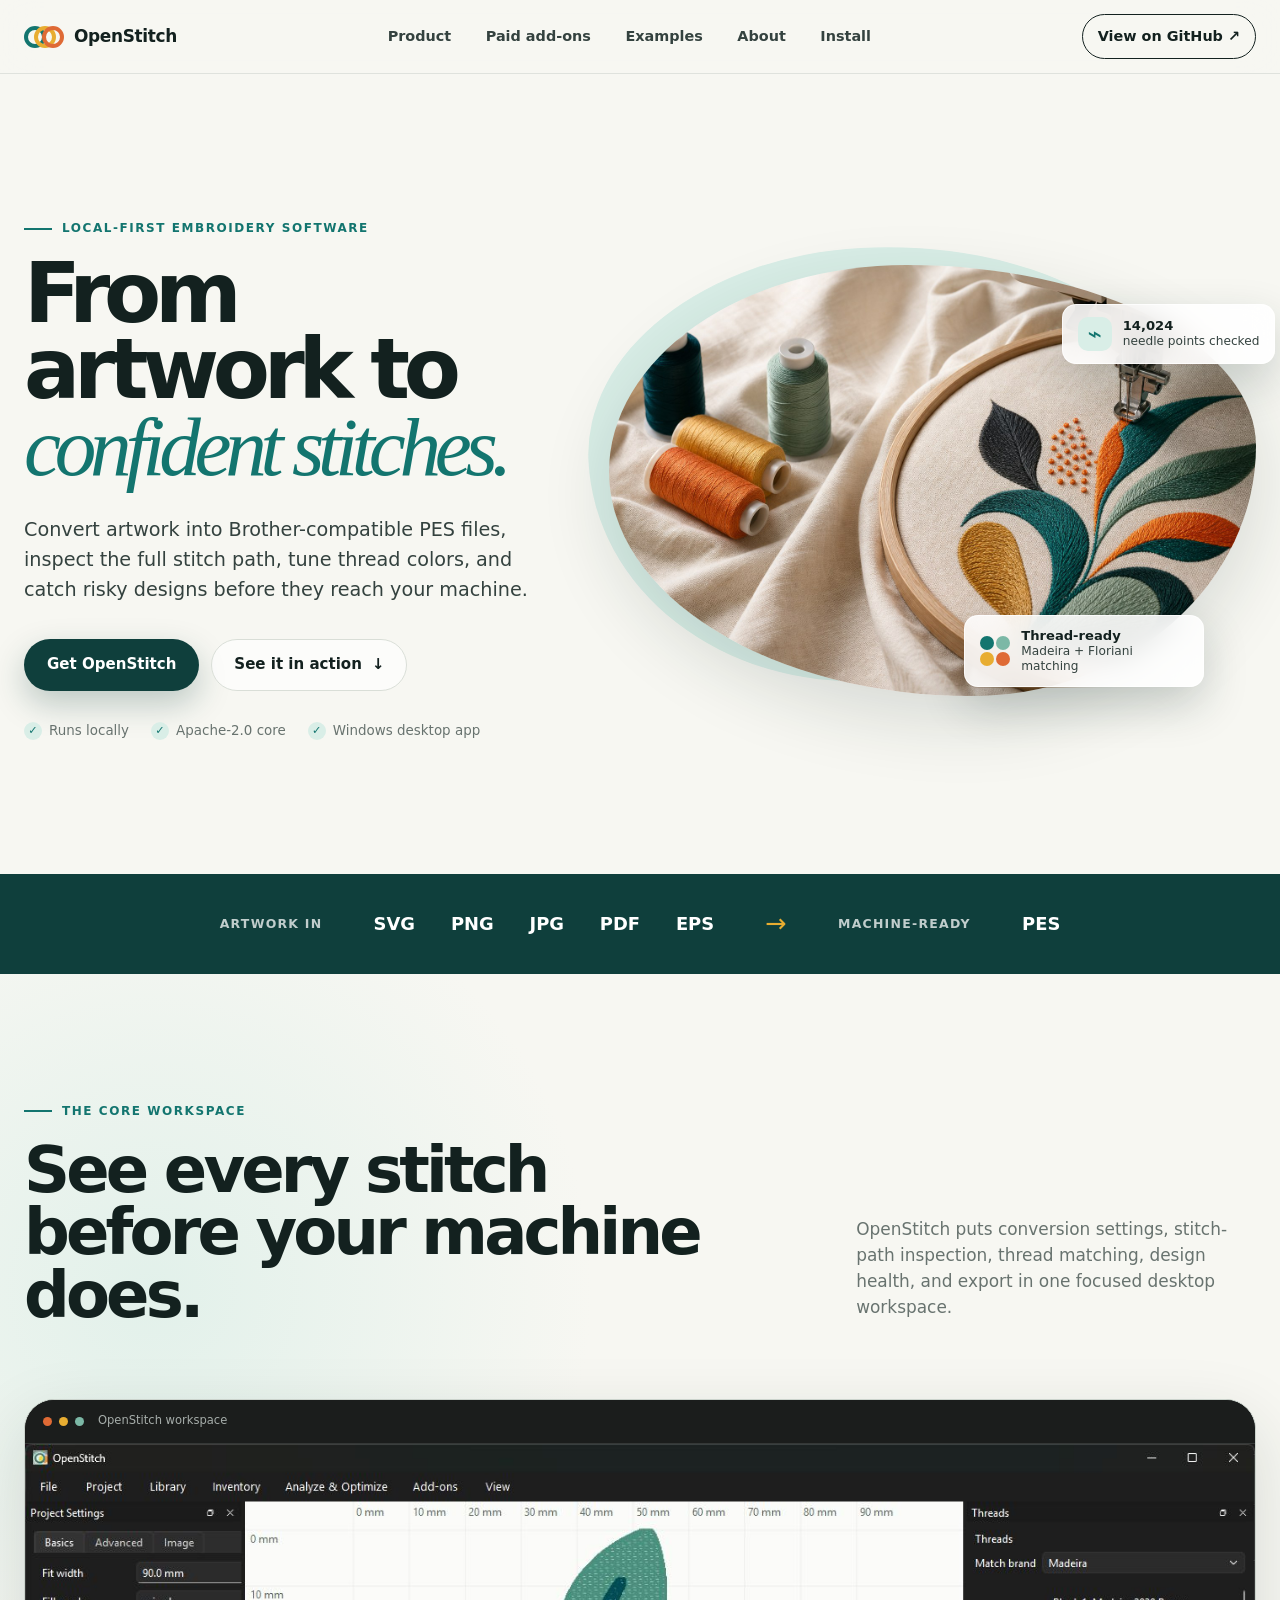
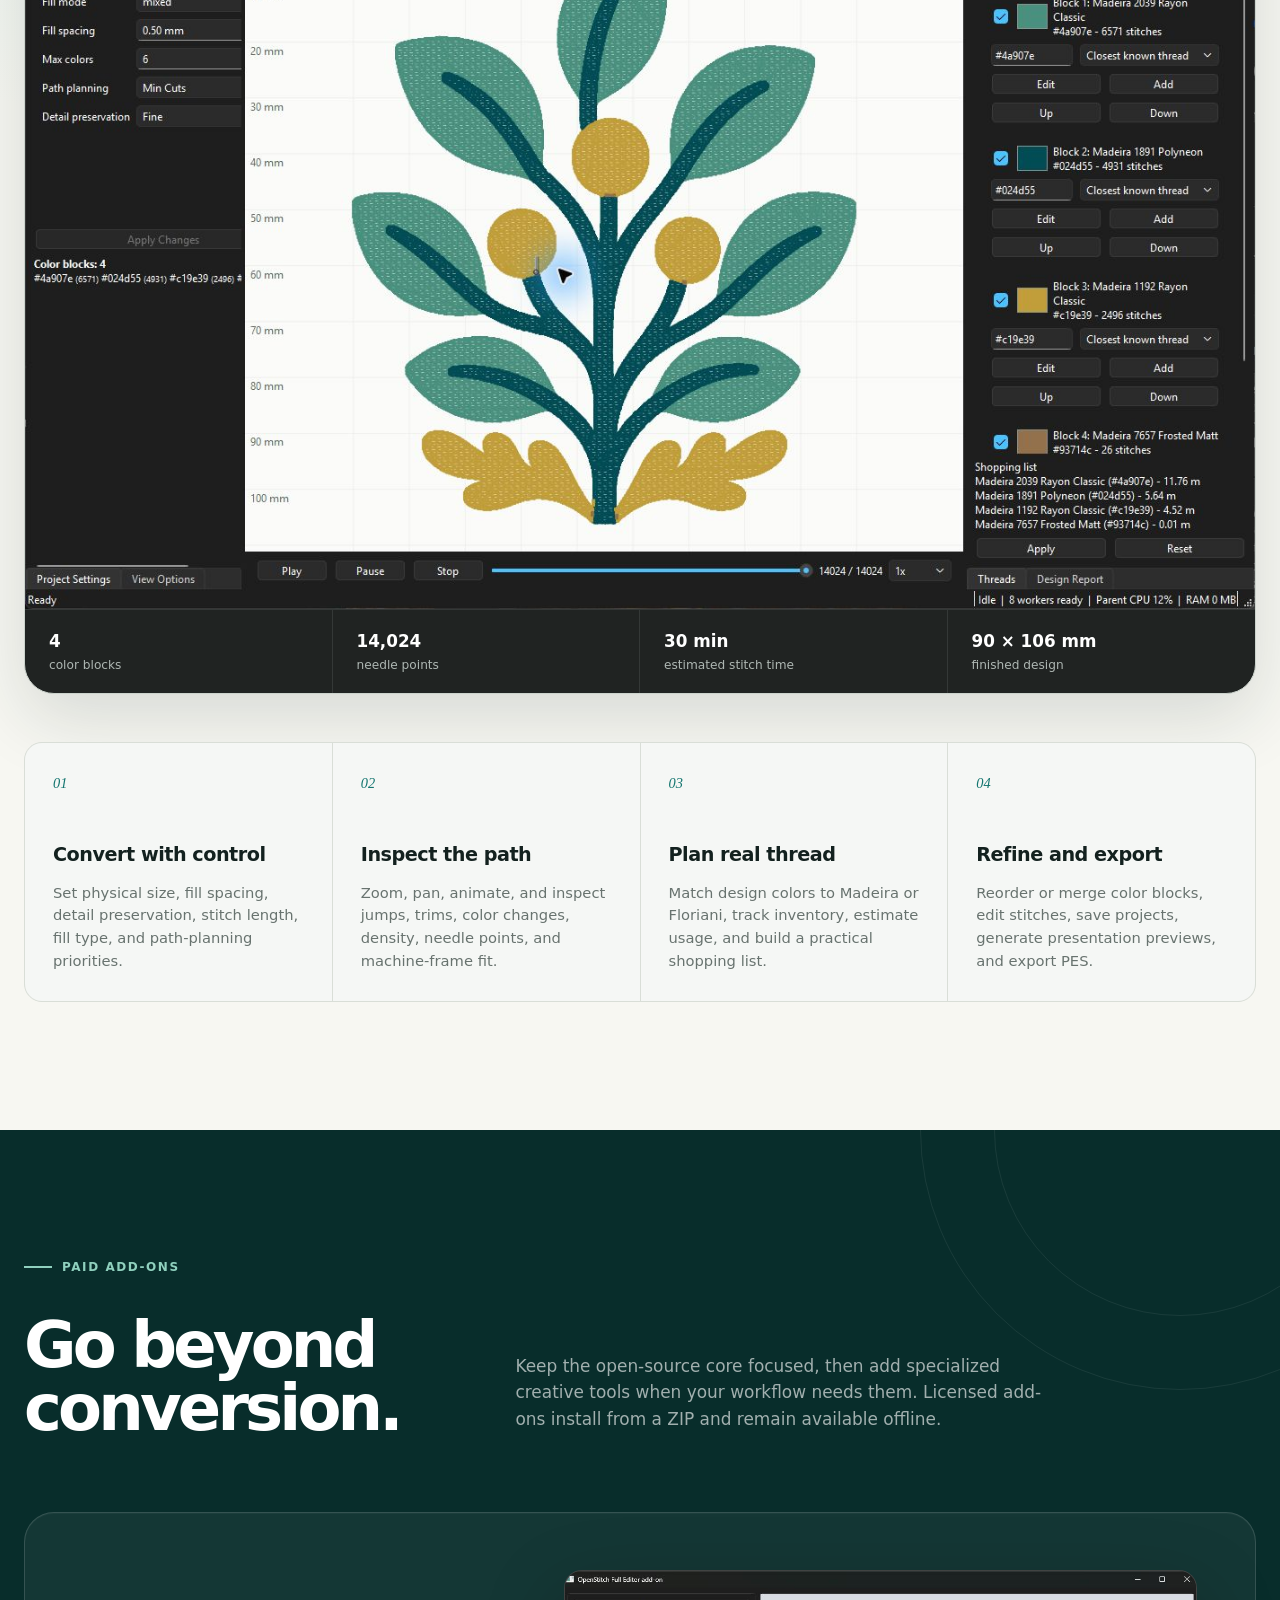
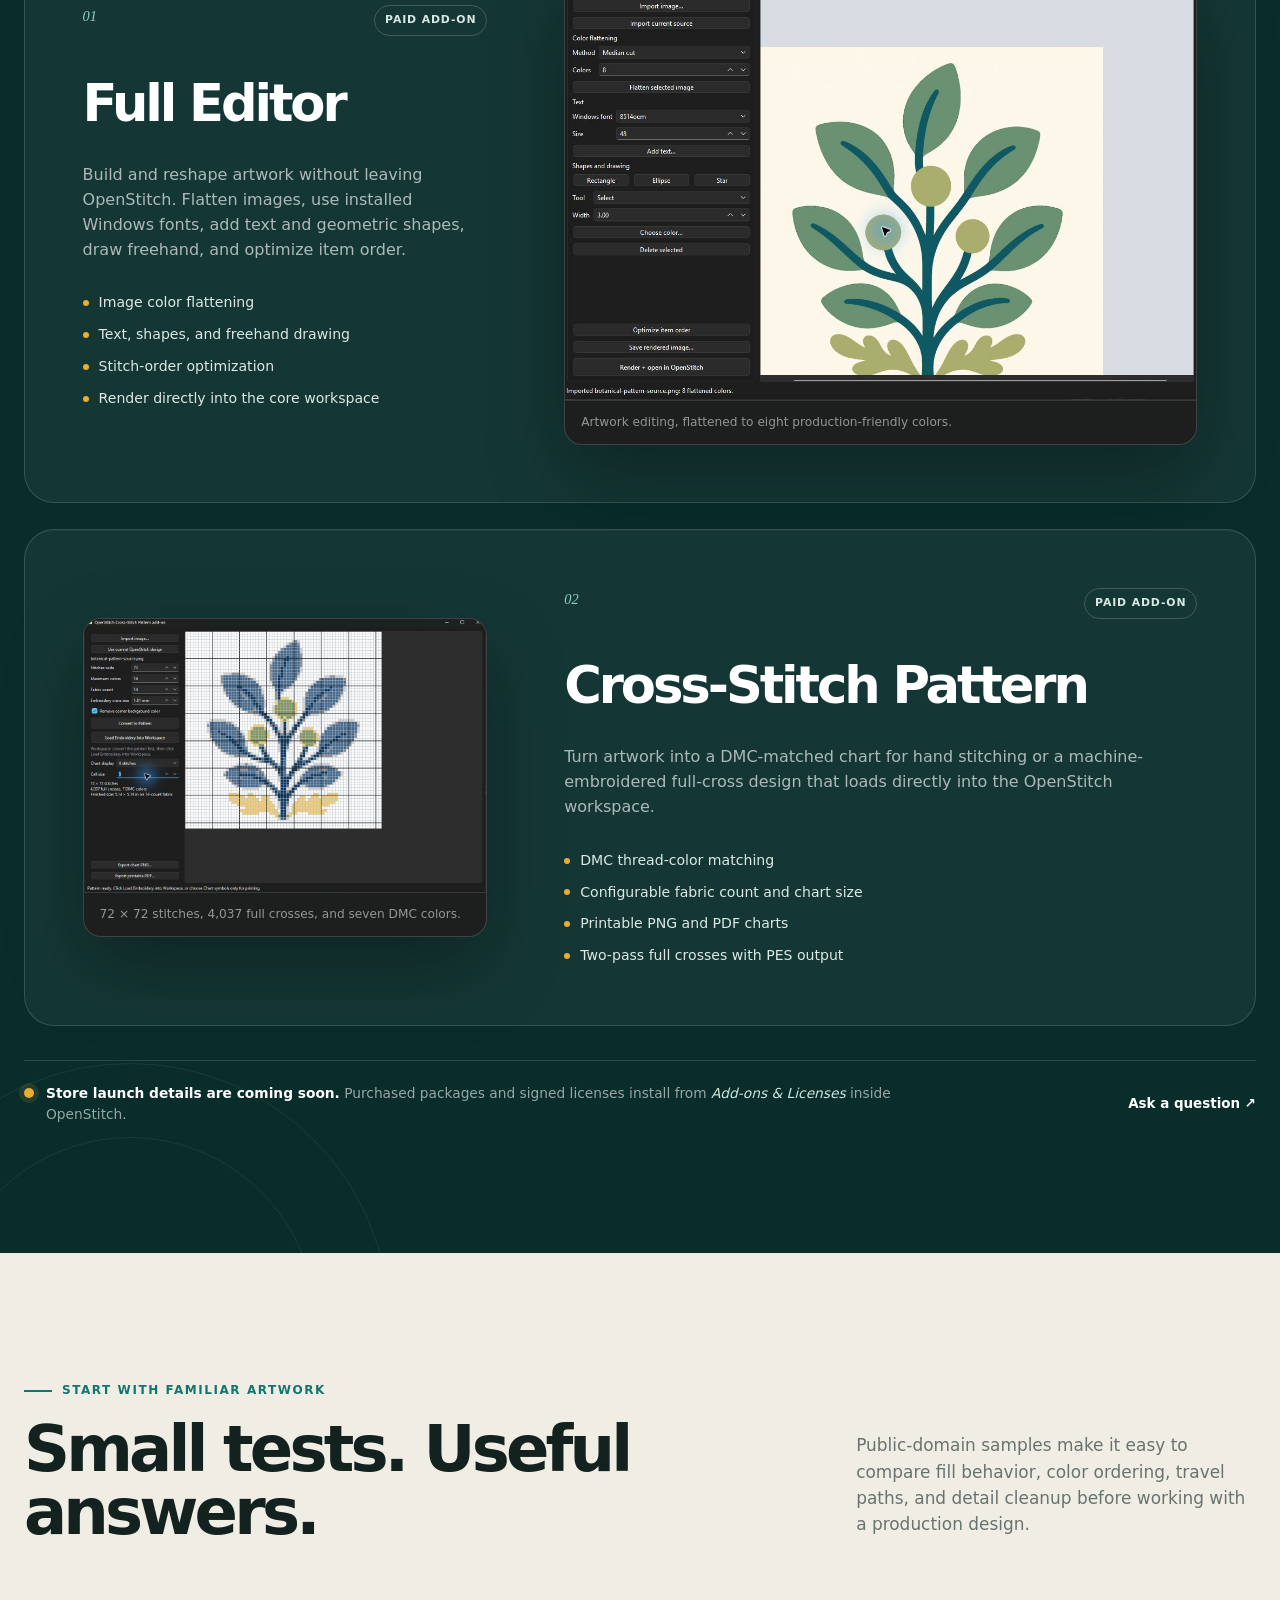
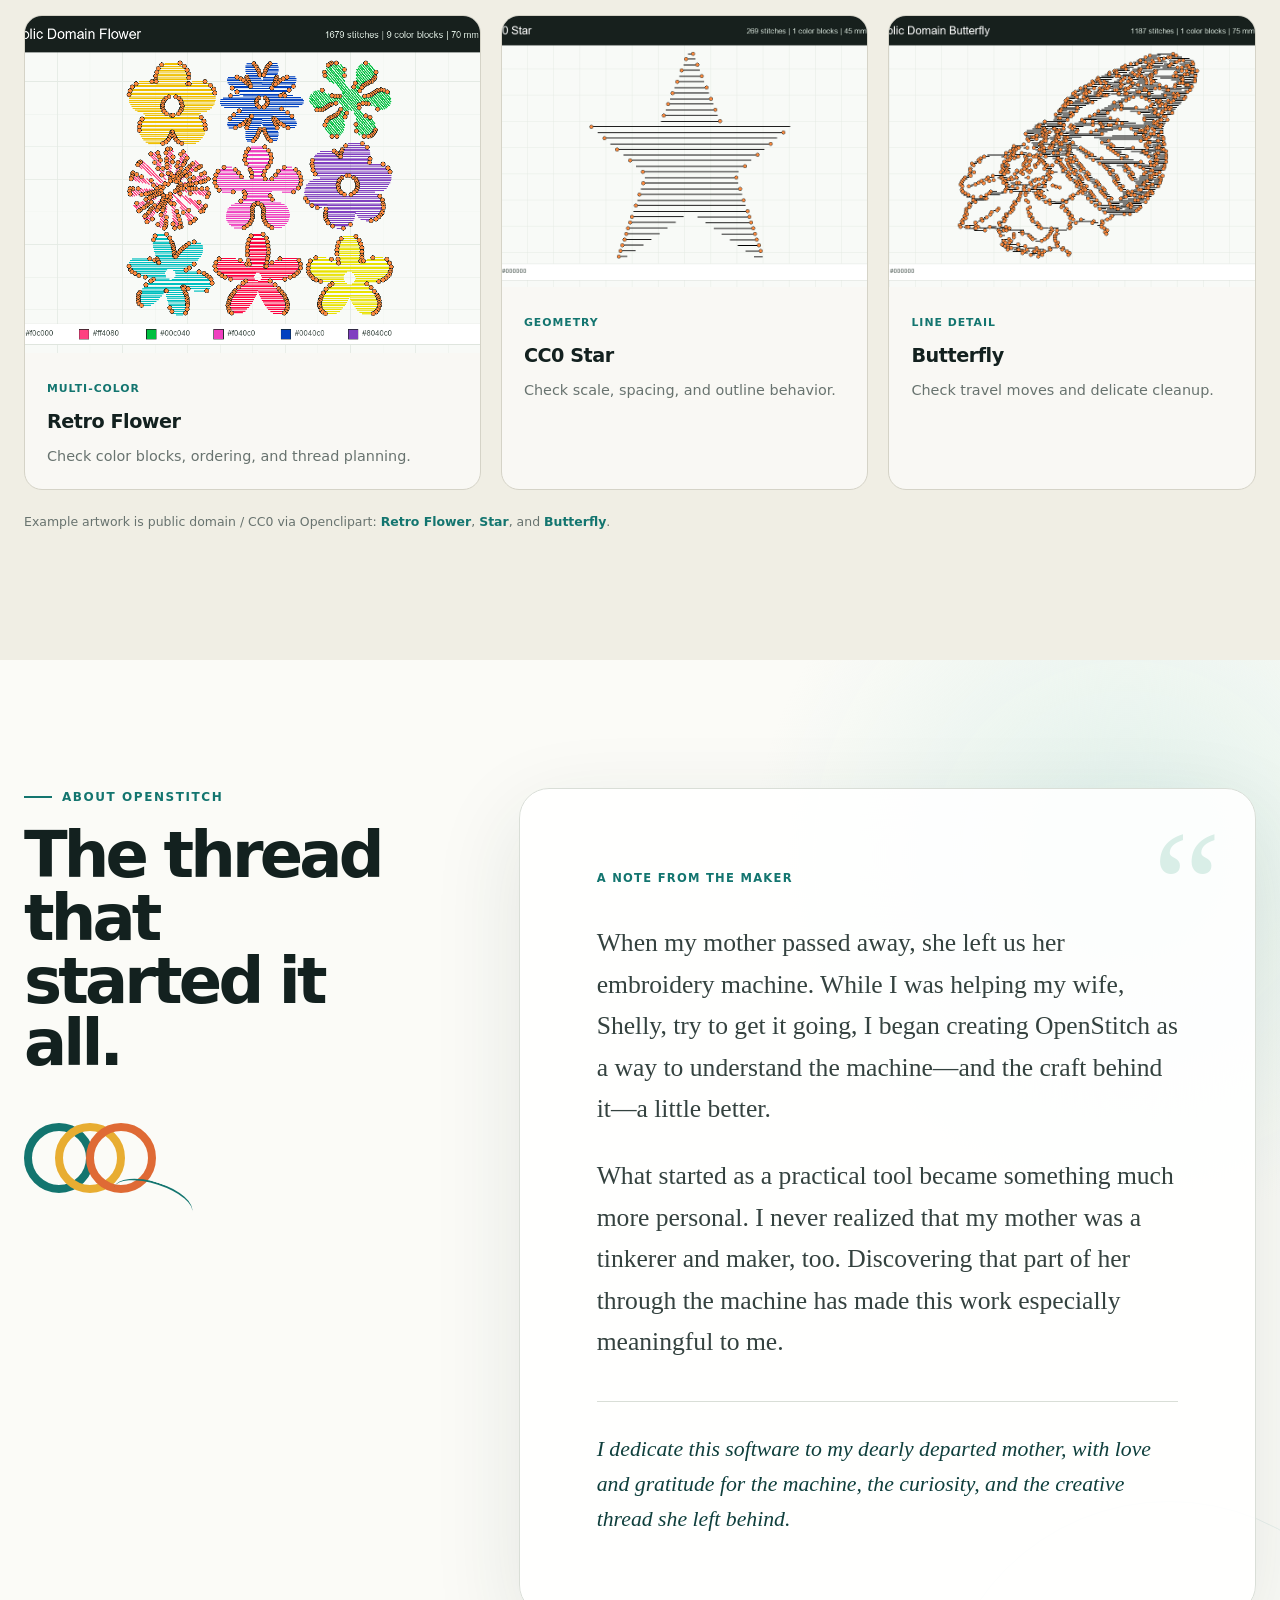
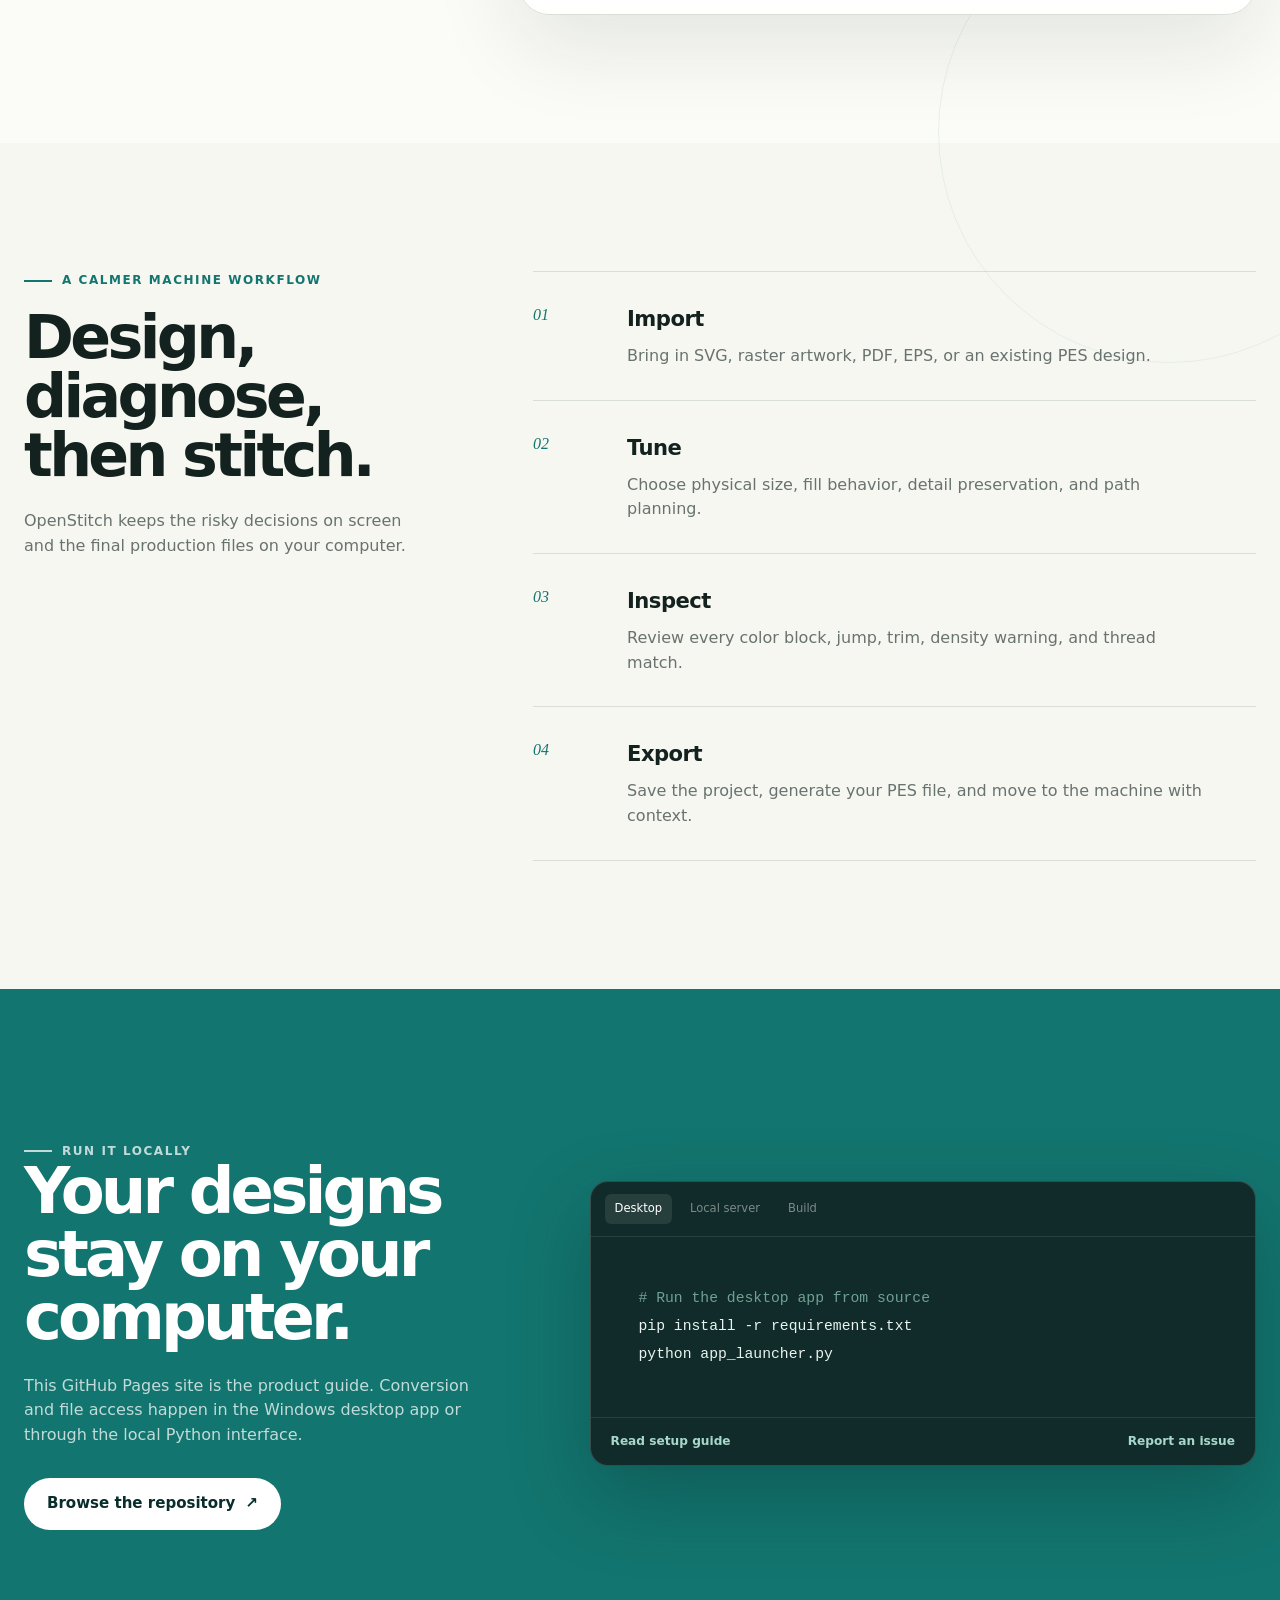
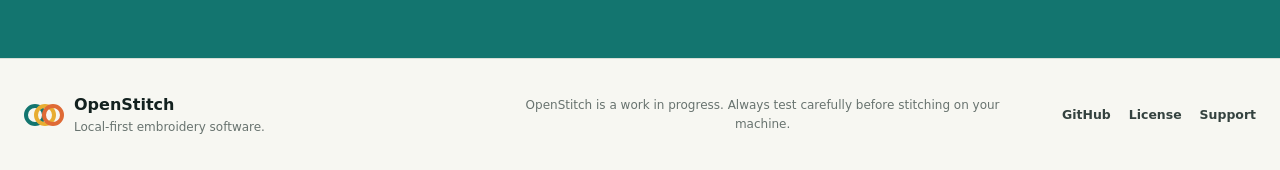
<file: docs/index.html>
<!doctype html>
<html lang="en">
<head>
  <meta charset="utf-8">
  <meta name="viewport" content="width=device-width, initial-scale=1">
  <title>OpenStitch — From artwork to confident stitches</title>
  <meta name="description" content="OpenStitch is a local desktop embroidery studio for converting artwork to Brother PES, inspecting every stitch, matching thread colors, and extending the workflow with paid editing and cross-stitch add-ons.">
  <meta name="theme-color" content="#0f3f3c">
  <meta property="og:title" content="OpenStitch — From artwork to confident stitches">
  <meta property="og:description" content="Convert, preview, refine, and export embroidery designs locally.">
  <meta property="og:image" content="assets/graphics/embroidery-studio-hero.jpg">
  <link rel="icon" href="assets/openstitch.ico">
  <link rel="apple-touch-icon" href="assets/openstitch-logo.png">
  <link rel="stylesheet" href="styles.css">
</head>
<body>
  <a class="skip-link" href="#main">Skip to content</a>

  <header class="site-header">
    <a class="brand" href="#top" aria-label="OpenStitch home">
      <span class="brand-mark" aria-hidden="true"><i></i><i></i><i></i></span>
      <span>OpenStitch</span>
    </a>
    <nav aria-label="Primary navigation">
      <a href="#product">Product</a>
      <a href="#addons">Paid add-ons</a>
      <a href="#examples">Examples</a>
      <a href="#about">About</a>
      <a href="#install">Install</a>
    </nav>
    <a class="header-cta" href="https://github.com/mkjohnson/OpenStitch">
      View on GitHub <span aria-hidden="true">↗</span>
    </a>
  </header>

  <main id="main">
    <section class="hero" id="top">
      <div class="hero-copy">
        <p class="eyebrow"><span></span> Local-first embroidery software</p>
        <h1>From artwork to <em>confident stitches.</em></h1>
        <p class="hero-lede">
          Convert artwork into Brother-compatible PES files, inspect the full stitch path,
          tune thread colors, and catch risky designs before they reach your machine.
        </p>
        <div class="hero-actions">
          <a class="button button-primary" href="#install">Get OpenStitch</a>
          <a class="button button-quiet" href="#product">
            See it in action <span aria-hidden="true">↓</span>
          </a>
        </div>
        <div class="hero-meta" aria-label="Product highlights">
          <span><b aria-hidden="true">✓</b> Runs locally</span>
          <span><b aria-hidden="true">✓</b> Apache-2.0 core</span>
          <span><b aria-hidden="true">✓</b> Windows desktop app</span>
        </div>
      </div>

      <div class="hero-media">
        <img src="assets/graphics/embroidery-studio-hero.jpg" alt="A modern botanical embroidery design being stitched in a hoop beside teal, green, gold, and orange thread spools.">
        <div class="hero-float hero-float-top">
          <span class="float-icon">⌁</span>
          <span><b>14,024</b> needle points checked</span>
        </div>
        <div class="hero-float hero-float-bottom">
          <span class="thread-dots" aria-hidden="true"><i></i><i></i><i></i><i></i></span>
          <span><b>Thread-ready</b> Madeira + Floriani matching</span>
        </div>
      </div>
    </section>

    <section class="format-rail" aria-label="Supported formats and output">
      <p>Artwork in</p>
      <div class="formats"><span>SVG</span><span>PNG</span><span>JPG</span><span>PDF</span><span>EPS</span></div>
      <span class="rail-arrow" aria-hidden="true">→</span>
      <p>Machine-ready</p>
      <strong>PES</strong>
    </section>

    <section class="section product" id="product">
      <div class="section-intro split-intro">
        <div>
          <p class="eyebrow"><span></span> The core workspace</p>
          <h2>See every stitch before your machine does.</h2>
        </div>
        <p>
          OpenStitch puts conversion settings, stitch-path inspection, thread matching,
          design health, and export in one focused desktop workspace.
        </p>
      </div>

      <figure class="workspace-shot media-frame">
        <div class="window-chrome" aria-hidden="true"><i></i><i></i><i></i><span>OpenStitch workspace</span></div>
        <img src="assets/screenshots/workspace-botanical.jpg" alt="OpenStitch desktop workspace showing a botanical stitch preview, project settings, Madeira thread matches, color blocks, and playback controls.">
        <figcaption>
          <span><b>4</b> color blocks</span>
          <span><b>14,024</b> needle points</span>
          <span><b>30 min</b> estimated stitch time</span>
          <span><b>90 × 106 mm</b> finished design</span>
        </figcaption>
      </figure>

      <div class="capability-grid">
        <article>
          <span class="cap-number">01</span>
          <h3>Convert with control</h3>
          <p>Set physical size, fill spacing, detail preservation, stitch length, fill type, and path-planning priorities.</p>
        </article>
        <article>
          <span class="cap-number">02</span>
          <h3>Inspect the path</h3>
          <p>Zoom, pan, animate, and inspect jumps, trims, color changes, density, needle points, and machine-frame fit.</p>
        </article>
        <article>
          <span class="cap-number">03</span>
          <h3>Plan real thread</h3>
          <p>Match design colors to Madeira or Floriani, track inventory, estimate usage, and build a practical shopping list.</p>
        </article>
        <article>
          <span class="cap-number">04</span>
          <h3>Refine and export</h3>
          <p>Reorder or merge color blocks, edit stitches, save projects, generate presentation previews, and export PES.</p>
        </article>
      </div>
    </section>

    <section class="section addons" id="addons">
      <div class="addon-orbit addon-orbit-one" aria-hidden="true"></div>
      <div class="addon-orbit addon-orbit-two" aria-hidden="true"></div>
      <div class="section-intro addon-intro">
        <p class="eyebrow eyebrow-light"><span></span> Paid add-ons</p>
        <h2>Go beyond conversion.</h2>
        <p>
          Keep the open-source core focused, then add specialized creative tools when your
          workflow needs them. Licensed add-ons install from a ZIP and remain available offline.
        </p>
      </div>

      <div class="addon-grid">
        <article class="addon-card">
          <div class="addon-card-copy">
            <div class="addon-title-row">
              <span class="addon-index">01</span>
              <span class="pill">Paid add-on</span>
            </div>
            <h3>Full Editor</h3>
            <p>
              Build and reshape artwork without leaving OpenStitch. Flatten images, use installed
              Windows fonts, add text and geometric shapes, draw freehand, and optimize item order.
            </p>
            <ul class="feature-list">
              <li>Image color flattening</li>
              <li>Text, shapes, and freehand drawing</li>
              <li>Stitch-order optimization</li>
              <li>Render directly into the core workspace</li>
            </ul>
          </div>
          <figure class="addon-figure">
            <img src="assets/screenshots/full-editor-botanical.jpg" alt="OpenStitch Full Editor add-on showing a botanical design and controls for flattening, fonts, text, shapes, drawing, and optimization.">
            <figcaption>Artwork editing, flattened to eight production-friendly colors.</figcaption>
          </figure>
        </article>

        <article class="addon-card addon-card-reverse">
          <div class="addon-card-copy">
            <div class="addon-title-row">
              <span class="addon-index">02</span>
              <span class="pill">Paid add-on</span>
            </div>
            <h3>Cross-Stitch Pattern</h3>
            <p>
              Turn artwork into a DMC-matched chart for hand stitching or a machine-embroidered
              full-cross design that loads directly into the OpenStitch workspace.
            </p>
            <ul class="feature-list">
              <li>DMC thread-color matching</li>
              <li>Configurable fabric count and chart size</li>
              <li>Printable PNG and PDF charts</li>
              <li>Two-pass full crosses with PES output</li>
            </ul>
          </div>
          <figure class="addon-figure">
            <img src="assets/screenshots/cross-stitch-botanical.jpg" alt="OpenStitch Cross-Stitch Pattern add-on showing a 72 by 72 botanical chart with DMC-matched colors and export controls.">
            <figcaption>72 × 72 stitches, 4,037 full crosses, and seven DMC colors.</figcaption>
          </figure>
        </article>
      </div>

      <div class="addon-note">
        <div>
          <span class="status-dot" aria-hidden="true"></span>
          <p><b>Store launch details are coming soon.</b> Purchased packages and signed licenses install from <em>Add-ons &amp; Licenses</em> inside OpenStitch.</p>
        </div>
        <a href="https://github.com/mkjohnson/OpenStitch/issues">Ask a question <span aria-hidden="true">↗</span></a>
      </div>
    </section>

    <section class="section examples" id="examples">
      <div class="section-intro split-intro">
        <div>
          <p class="eyebrow"><span></span> Start with familiar artwork</p>
          <h2>Small tests. Useful answers.</h2>
        </div>
        <p>
          Public-domain samples make it easy to compare fill behavior, color ordering, travel paths,
          and detail cleanup before working with a production design.
        </p>
      </div>

      <div class="example-grid">
        <article class="example-card example-card-wide">
          <a class="example-image" href="https://github.com/mkjohnson/OpenStitch/blob/main/examples/public-domain/retro-flower.svg" aria-label="View the Retro Flower source SVG on GitHub">
            <img src="assets/examples/retro-flower.png" alt="OpenStitch stitch preview generated from a public-domain retro flower SVG.">
          </a>
          <div><span>Multi-color</span><h3>Retro Flower</h3><p>Check color blocks, ordering, and thread planning.</p></div>
        </article>
        <article class="example-card">
          <a class="example-image" href="https://github.com/mkjohnson/OpenStitch/blob/main/examples/public-domain/star-15.svg" aria-label="View the Star source SVG on GitHub">
            <img src="assets/examples/star-15.png" alt="OpenStitch stitch preview generated from a CC0 star SVG.">
          </a>
          <div><span>Geometry</span><h3>CC0 Star</h3><p>Check scale, spacing, and outline behavior.</p></div>
        </article>
        <article class="example-card">
          <a class="example-image" href="https://github.com/mkjohnson/OpenStitch/blob/main/examples/public-domain/butterfly.svg" aria-label="View the Butterfly source SVG on GitHub">
            <img src="assets/examples/butterfly.png" alt="OpenStitch stitch preview generated from a public-domain butterfly SVG.">
          </a>
          <div><span>Line detail</span><h3>Butterfly</h3><p>Check travel moves and delicate cleanup.</p></div>
        </article>
      </div>
      <p class="source-note">
        Example artwork is public domain / CC0 via Openclipart:
        <a href="https://openclipart.org/detail/182782/retro-flower-by-nizips-182782">Retro Flower</a>,
        <a href="https://openclipart.org/detail/260835/star15">Star</a>, and
        <a href="https://openclipart.org/detail/237959/Butterfly">Butterfly</a>.
      </p>
    </section>

    <section class="section about" id="about" aria-labelledby="about-title">
      <div class="about-intro">
        <p class="eyebrow"><span></span> About OpenStitch</p>
        <h2 id="about-title">The thread that started it all.</h2>
        <div class="about-mark" aria-hidden="true"><i></i><i></i><i></i></div>
      </div>
      <div class="about-note">
        <span class="about-kicker">A note from the maker</span>
        <p>
          When my mother passed away, she left us her embroidery machine. While I was helping
          my wife, Shelly, try to get it going, I began creating OpenStitch as a way to understand
          the machine—and the craft behind it—a little better.
        </p>
        <p>
          What started as a practical tool became something much more personal. I never realized
          that my mother was a tinkerer and maker, too. Discovering that part of her through the
          machine has made this work especially meaningful to me.
        </p>
        <p class="about-dedication">
          I dedicate this software to my dearly departed mother, with love and gratitude for the
          machine, the curiosity, and the creative thread she left behind.
        </p>
      </div>
    </section>

    <section class="section workflow" aria-labelledby="workflow-title">
      <div class="workflow-copy">
        <p class="eyebrow"><span></span> A calmer machine workflow</p>
        <h2 id="workflow-title">Design, diagnose, then stitch.</h2>
        <p>OpenStitch keeps the risky decisions on screen and the final production files on your computer.</p>
      </div>
      <ol class="steps">
        <li><span>01</span><div><h3>Import</h3><p>Bring in SVG, raster artwork, PDF, EPS, or an existing PES design.</p></div></li>
        <li><span>02</span><div><h3>Tune</h3><p>Choose physical size, fill behavior, detail preservation, and path planning.</p></div></li>
        <li><span>03</span><div><h3>Inspect</h3><p>Review every color block, jump, trim, density warning, and thread match.</p></div></li>
        <li><span>04</span><div><h3>Export</h3><p>Save the project, generate your PES file, and move to the machine with context.</p></div></li>
      </ol>
    </section>

    <section class="section install" id="install">
      <div class="install-copy">
        <p class="eyebrow eyebrow-light"><span></span> Run it locally</p>
        <h2>Your designs stay on your computer.</h2>
        <p>
          This GitHub Pages site is the product guide. Conversion and file access happen in the
          Windows desktop app or through the local Python interface.
        </p>
        <a class="button button-light" href="https://github.com/mkjohnson/OpenStitch">Browse the repository <span aria-hidden="true">↗</span></a>
      </div>
      <div class="install-panel">
        <div class="code-tabs" aria-hidden="true"><span class="active">Desktop</span><span>Local server</span><span>Build</span></div>
        <pre><code><span class="code-comment"># Run the desktop app from source</span>
pip install -r requirements.txt
python app_launcher.py</code></pre>
        <div class="install-links">
          <a href="https://github.com/mkjohnson/OpenStitch#readme">Read setup guide</a>
          <a href="https://github.com/mkjohnson/OpenStitch/issues">Report an issue</a>
        </div>
      </div>
    </section>
  </main>

  <footer>
    <div class="footer-brand">
      <span class="brand-mark" aria-hidden="true"><i></i><i></i><i></i></span>
      <div><b>OpenStitch</b><span>Local-first embroidery software.</span></div>
    </div>
    <p>OpenStitch is a work in progress. Always test carefully before stitching on your machine.</p>
    <div class="footer-links">
      <a href="https://github.com/mkjohnson/OpenStitch">GitHub</a>
      <a href="https://github.com/mkjohnson/OpenStitch/blob/main/LICENSE">License</a>
      <a href="https://github.com/mkjohnson/OpenStitch/issues">Support</a>
    </div>
  </footer>
</body>
</html>
</file>
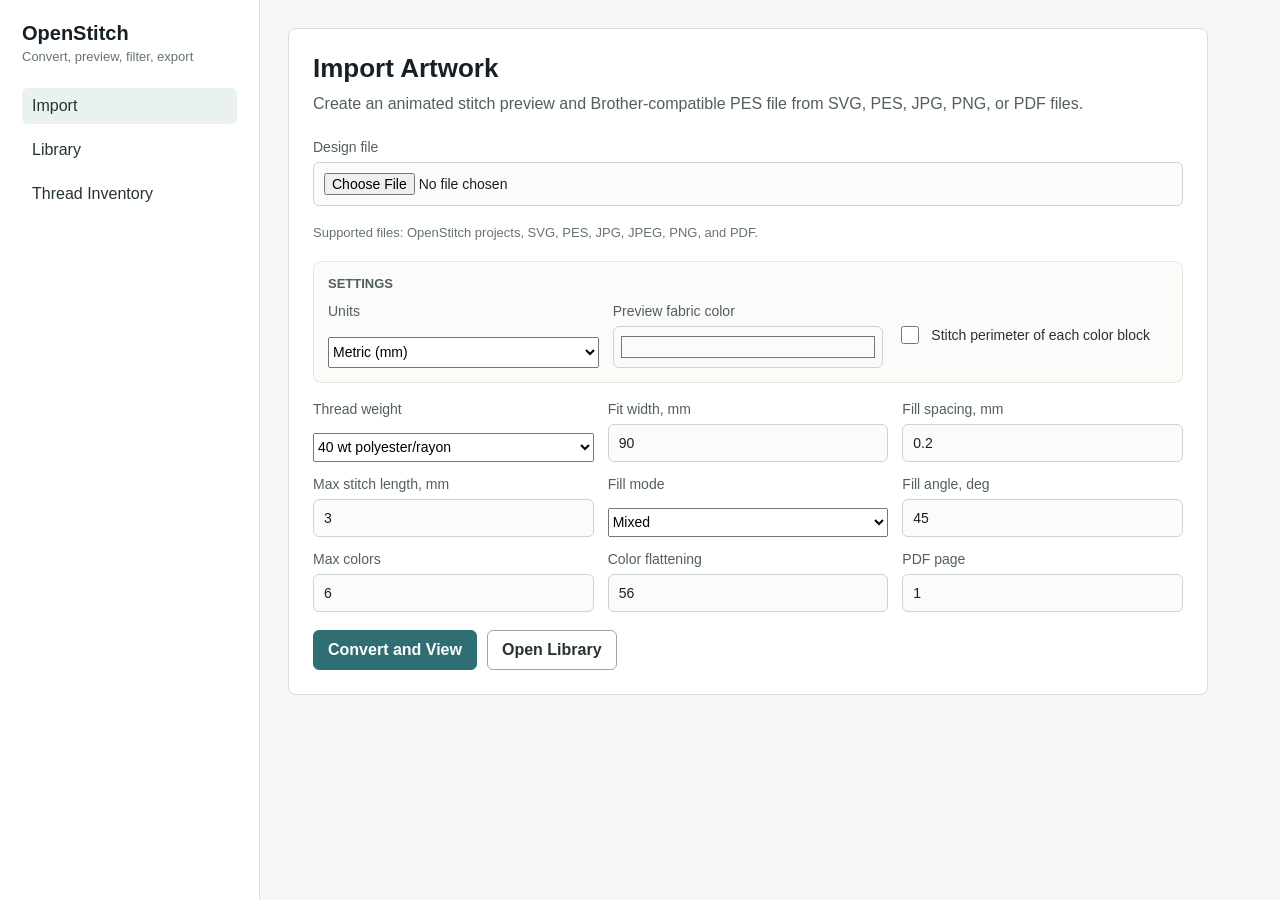
<file: templates/index.html>
<!doctype html>
<html lang="en">
<head>
  <meta charset="utf-8">
  <meta name="viewport" content="width=device-width, initial-scale=1">
  <title>OpenStitch</title>
  <link rel="stylesheet" href="/static/app.css">
</head>
<body>
  <div class="app-shell">
    <div class="menu-overlay" data-menu-overlay></div>
    <aside class="sidebar">
      <div class="brand">
        <strong>OpenStitch</strong>
        <span>Convert, preview, filter, export</span>
      </div>
      <nav class="nav">
        <a class="active" href="/">Import</a>
        <a href="/library">Library</a>
        <a href="/inventory">Thread Inventory</a>
      </nav>
    </aside>
    <main class="content">
      <div class="topbar">
        <button class="menu-button" type="button" data-menu-toggle aria-label="Open menu">&#9776;</button>
        <div class="topbar-title">
          <strong>OpenStitch</strong>
          <span>Import</span>
        </div>
      </div>
      <section class="panel">
        <h1>Import Artwork</h1>
        <p class="lede">Create an animated stitch preview and Brother-compatible PES file from SVG, PES, JPG, PNG, or PDF files.</p>
        <form class="upload-form" method="post" action="/convert" enctype="multipart/form-data">
          <label>
            Design file
            <input name="design" type="file" accept=".embdproj,.svg,.pes,.jpg,.jpeg,.png,.pdf,image/svg+xml,image/jpeg,image/png,application/pdf" required>
          </label>
          <p class="hint">Supported files: OpenStitch projects, SVG, PES, JPG, JPEG, PNG, and PDF.</p>
          <section class="form-section" aria-label="Application settings">
            <h2>Settings</h2>
            <div class="field-grid">
              <label>
                Units
                <select name="display_units" data-units-select>
                  <option value="metric" selected>Metric (mm)</option>
                  <option value="sae">SAE (inches)</option>
                </select>
              </label>
              <label>
                Preview fabric color
                <input name="fabric_color" type="color" value="#fbfcfa" data-fabric-color>
              </label>
              <label class="checkbox-label">
                <input name="stitch_perimeter" type="checkbox" value="1">
                Stitch perimeter of each color block
              </label>
            </div>
          </section>
          <div class="field-grid">
            <label>
              Thread weight
              <select name="thread_weight" data-thread-weight>
                <option value="40wt" data-spacing="0.20" selected>40 wt polyester/rayon</option>
                <option value="30wt" data-spacing="0.35">30 wt thicker thread</option>
                <option value="60wt" data-spacing="0.15">60 wt fine thread</option>
              </select>
            </label>
            <label>
              <span data-unit-label="Fit width">Fit width, mm</span>
              <input name="fit_width_mm" type="number" min="1" step="0.1" value="90" data-mm-field>
            </label>
            <label>
              <span data-unit-label="Fill spacing">Fill spacing, mm</span>
              <input name="fill_spacing_mm" type="number" min="0.1" max="2" step="0.05" value="0.20" data-fill-spacing data-mm-field>
            </label>
            <label>
              <span data-unit-label="Max stitch length">Max stitch length, mm</span>
              <input name="max_stitch_mm" type="number" min="0.5" max="7" step="0.1" value="3.0" data-mm-field>
            </label>
            <label>
              Fill mode
              <select name="fill_mode">
                <option value="mixed" selected>Mixed</option>
                <option value="contour">Contour</option>
                <option value="tatami">Tatami</option>
                <option value="crosshatch">Crosshatch</option>
                <option value="horizontal">Horizontal</option>
                <option value="outline">Outline</option>
              </select>
            </label>
            <label>
              Fill angle, deg
              <input name="fill_angle_deg" type="number" min="-90" max="90" step="5" value="45">
            </label>
            <label>
              Max colors
              <input name="max_colors" type="number" min="2" max="16" step="1" value="6">
            </label>
            <label>
              Color flattening
              <input name="color_merge_distance" type="number" min="0" max="255" step="1" value="56">
            </label>
            <label>
              PDF page
              <input name="pdf_page" type="number" min="1" step="1" value="1">
            </label>
          </div>
          <div class="button-row">
            <button type="submit">Convert and View</button>
            <a class="button secondary" href="/library">Open Library</a>
          </div>
        </form>
      </section>
    </main>
  </div>
  <script src="/static/app.js"></script>
</body>
</html>
</file>
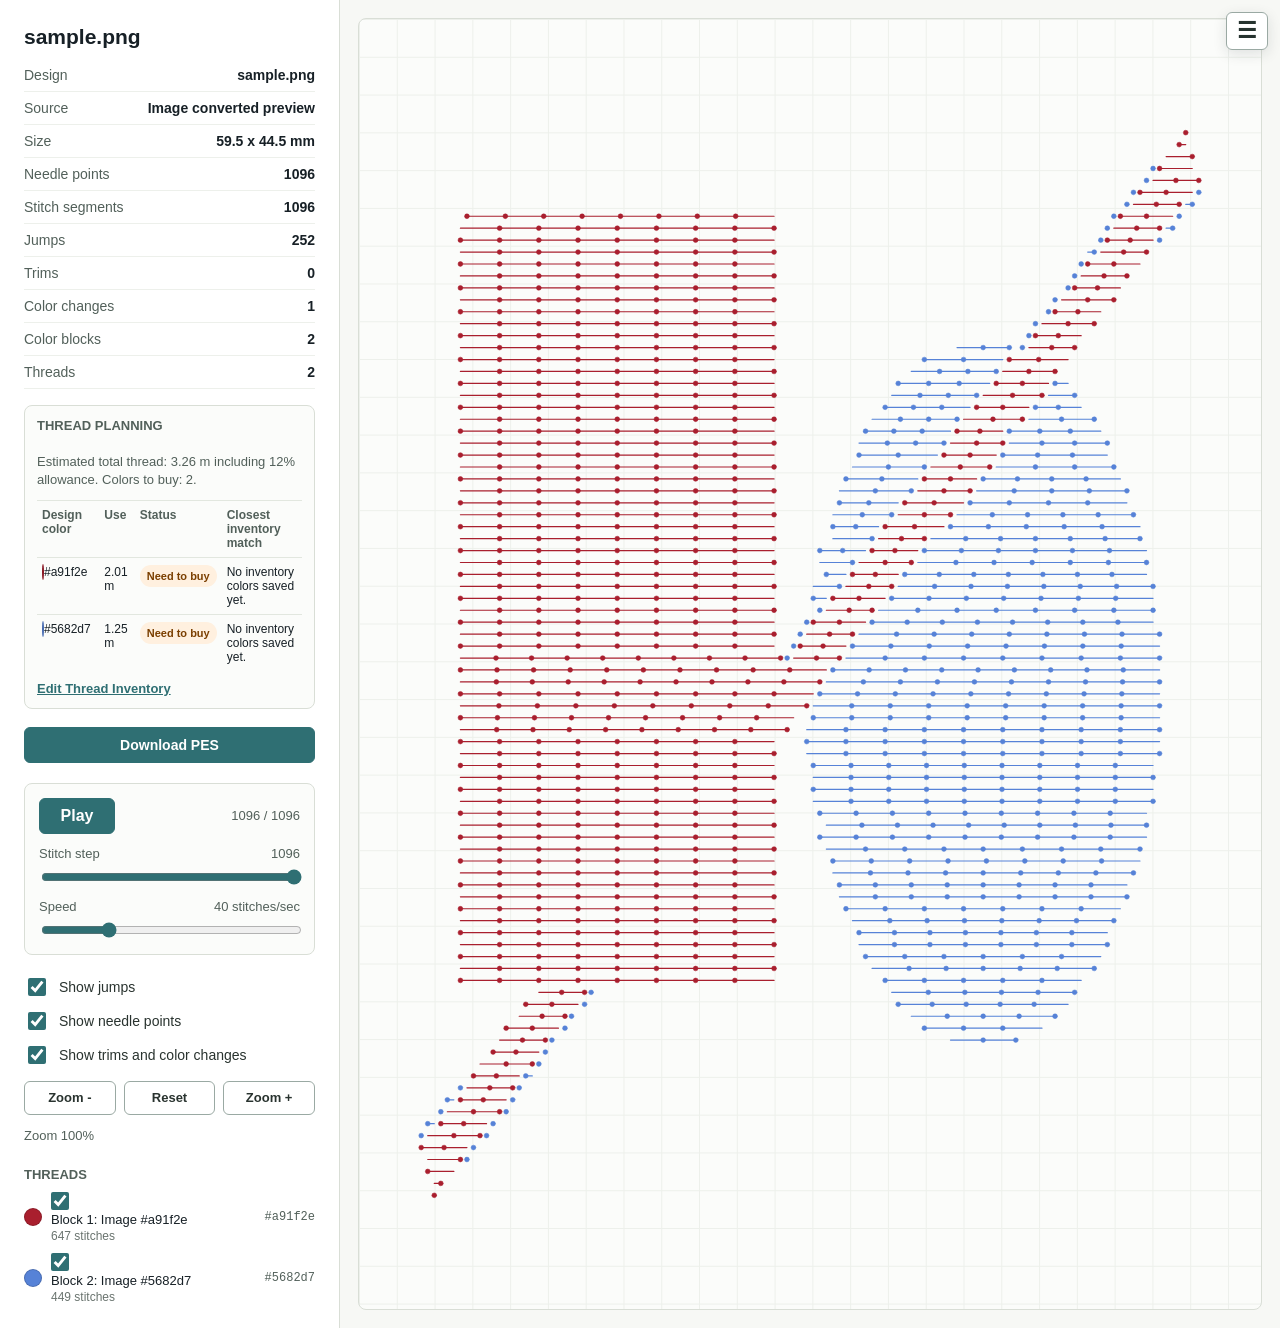
<file: examples/sample_image_view.html>
<!doctype html>
<html lang="en">
<head>
  <meta charset="utf-8">
  <meta name="viewport" content="width=device-width, initial-scale=1">
  <title>sample.png - Embroidery Viewer</title>
  <style>
    :root {
      color-scheme: light;
      font-family: Inter, Segoe UI, Arial, sans-serif;
      color: #172026;
      background: #f7f8f5;
    }
    * { box-sizing: border-box; }
    body {
      margin: 0;
      min-height: 100vh;
      display: grid;
      grid-template-columns: minmax(280px, 340px) 1fr;
    }
    aside {
      background: #ffffff;
      border-right: 1px solid #d9ded6;
      padding: 24px;
      overflow: auto;
    }
    main {
      min-width: 0;
      padding: 18px;
      display: flex;
      align-items: stretch;
    }
    h1 {
      margin: 0 0 18px;
      font-size: 21px;
      line-height: 1.2;
      overflow-wrap: anywhere;
    }
    h2 {
      margin: 24px 0 10px;
      font-size: 13px;
      text-transform: uppercase;
      letter-spacing: 0;
      color: #52605a;
    }
    .stats {
      display: grid;
      gap: 8px;
    }
    .stats div {
      display: flex;
      justify-content: space-between;
      gap: 14px;
      border-bottom: 1px solid #edf0eb;
      padding-bottom: 8px;
      font-size: 14px;
    }
    .stats span { color: #52605a; }
    .stats strong { text-align: right; }
    .thread-plan {
      display: grid;
      gap: 10px;
      margin: 16px 0 18px;
      padding: 12px;
      border: 1px solid #d9ded6;
      border-radius: 8px;
      background: #fbfcfa;
    }
    .thread-plan h2 {
      margin-top: 0;
    }
    .thread-plan p {
      margin: 0;
      color: #52605a;
      font-size: 13px;
      line-height: 1.4;
    }
    .thread-plan table {
      width: 100%;
      border-collapse: collapse;
      font-size: 12px;
    }
    .thread-plan th,
    .thread-plan td {
      padding: 7px 5px;
      border-top: 1px solid #e2e7df;
      text-align: left;
      vertical-align: top;
    }
    .thread-plan th {
      color: #52605a;
      font-weight: 700;
    }
    .thread-status {
      display: inline-flex;
      min-height: 22px;
      align-items: center;
      padding: 0 7px;
      border-radius: 999px;
      font-size: 11px;
      font-weight: 700;
      white-space: nowrap;
    }
    .thread-status.have {
      background: #e3f1ea;
      color: #245a39;
    }
    .thread-status.need {
      background: #fff0df;
      color: #7b3f00;
    }
    .inventory-link {
      color: #2f6f73;
      font-size: 13px;
      font-weight: 700;
    }
    .controls {
      display: grid;
      gap: 10px;
      margin-top: 20px;
    }
    .playback {
      display: grid;
      gap: 12px;
      margin: 20px 0 4px;
      padding: 14px;
      border: 1px solid #d9ded6;
      border-radius: 8px;
      background: #fbfcfa;
    }
    .toolpath-actions {
      display: grid;
      grid-template-columns: repeat(3, minmax(0, 1fr));
      gap: 8px;
      margin: 14px 0 0;
    }
    .toolpath-actions button {
      min-height: 34px;
      padding: 0 8px;
      border-color: #9aa9a3;
      background: #ffffff;
      color: #29332f;
      font-size: 13px;
      font-weight: 700;
    }
    .toolpath-actions button:hover {
      background: #eef4f1;
    }
    .zoom-readout {
      color: #52605a;
      font-size: 13px;
      font-variant-numeric: tabular-nums;
    }
    .transport {
      display: grid;
      grid-template-columns: 76px 1fr;
      gap: 10px;
      align-items: center;
    }
    button {
      min-height: 36px;
      border: 1px solid #2f6f73;
      border-radius: 6px;
      background: #2f6f73;
      color: #ffffff;
      font: inherit;
      font-weight: 700;
      cursor: pointer;
    }
    button:hover {
      background: #275f62;
    }
    .download-action {
      min-height: 36px;
      display: flex;
      align-items: center;
      justify-content: center;
      border: 1px solid #2f6f73;
      border-radius: 6px;
      background: #2f6f73;
      color: #ffffff;
      font-size: 14px;
      font-weight: 700;
      text-decoration: none;
    }
    .download-action:hover {
      background: #275f62;
    }
    .color-export {
      display: grid;
      gap: 12px;
    }
    .export-button {
      margin-top: 4px;
    }
    .counter {
      text-align: right;
      color: #52605a;
      font-size: 13px;
      font-variant-numeric: tabular-nums;
    }
    .range-row {
      display: grid;
      gap: 6px;
    }
    .range-row header {
      display: flex;
      justify-content: space-between;
      gap: 12px;
      font-size: 13px;
      color: #52605a;
    }
    input[type="range"] {
      width: 100%;
      accent-color: #2f6f73;
    }
    label {
      display: flex;
      align-items: center;
      gap: 10px;
      font-size: 14px;
      color: #29332f;
    }
    input[type="checkbox"] {
      width: 18px;
      height: 18px;
      accent-color: #2f6f73;
    }
    ul {
      list-style: none;
      margin: 0;
      padding: 0;
      display: grid;
      gap: 10px;
    }
    li {
      display: grid;
      grid-template-columns: 18px minmax(0, 1fr) auto;
      align-items: center;
      gap: 9px;
      font-size: 13px;
    }
    li span:nth-child(2) {
      display: grid;
      gap: 2px;
      min-width: 0;
    }
    .viewer-menu {
      position: fixed;
      z-index: 30;
      top: 12px;
      right: 12px;
    }
    .viewer-menu-button {
      width: 42px;
      min-height: 38px;
      padding: 0;
      border-color: #9aa9a3;
      background: #ffffff;
      color: #26332f;
      font-size: 22px;
      line-height: 1;
      box-shadow: 0 4px 14px rgba(23, 32, 38, 0.12);
    }
    .viewer-menu-panel {
      position: absolute;
      top: 46px;
      right: 0;
      width: 220px;
      display: none;
      gap: 6px;
      padding: 8px;
      border: 1px solid #d9ded6;
      border-radius: 8px;
      background: #ffffff;
      box-shadow: 0 12px 28px rgba(23, 32, 38, 0.18);
    }
    body.viewer-menu-open .viewer-menu-panel {
      display: grid;
    }
    .viewer-menu-panel a {
      min-height: 36px;
      display: flex;
      align-items: center;
      padding: 0 10px;
      border-radius: 6px;
      color: #26332f;
      text-decoration: none;
    }
    .viewer-menu-panel a:hover {
      background: #eaf2ef;
    }
    .block-toggle {
      width: 16px;
      height: 16px;
      margin: 0 6px 0 0;
      accent-color: #2f6f73;
      vertical-align: -2px;
    }
    small {
      color: #6a746f;
      font-size: 12px;
    }
    code {
      color: #52605a;
      font-size: 12px;
    }
    .swatch {
      width: 18px;
      height: 18px;
      border-radius: 50%;
      border: 1px solid rgba(0, 0, 0, 0.18);
    }
    .stage {
      width: 100%;
      min-height: calc(100vh - 36px);
      background:
        linear-gradient(#edf0eb 1px, transparent 1px),
        linear-gradient(90deg, #edf0eb 1px, transparent 1px),
        #fbfcfa;
      background-size: 10mm 10mm;
      border: 1px solid #d9ded6;
      border-radius: 8px;
      overflow: hidden;
      cursor: grab;
      touch-action: none;
    }
    .stage.dragging {
      cursor: grabbing;
    }
    canvas {
      width: 100%;
      height: 100%;
      min-height: calc(100vh - 38px);
      display: block;
    }
    .stitch {
      fill: none;
      stroke-width: 0.52;
      stroke-linecap: round;
      stroke-linejoin: round;
      vector-effect: non-scaling-stroke;
    }
    .jump {
      fill: none;
      stroke: #66736f;
      stroke-width: 0.32;
      stroke-dasharray: 1.6 1.2;
      opacity: 0.45;
      vector-effect: non-scaling-stroke;
    }
    .marker {
      vector-effect: non-scaling-stroke;
      stroke-width: 0.24;
      opacity: 0.85;
    }
    .needle-point {
      vector-effect: non-scaling-stroke;
      stroke: rgba(23, 32, 38, 0.65);
      stroke-width: 0.12;
      opacity: 0.85;
    }
    .trim { fill: #f6a623; stroke: #6c4710; }
    .color_change { fill: #ffffff; stroke: #243335; }
    body.hide-jumps .jump { display: none; }
    body.hide-markers .marker { display: none; }
    body.hide-points .needle-point { display: none; }
    @media (max-width: 820px) {
      body {
        grid-template-columns: 1fr;
      }
      aside {
        border-right: 0;
        border-bottom: 1px solid #d9ded6;
      }
      main {
        min-height: 62vh;
      }
      .stage, canvas {
        min-height: 62vh;
      }
    }
  </style>
</head>
<body data-stats="{&quot;Design&quot;: &quot;sample.png&quot;, &quot;Source&quot;: &quot;Image converted preview&quot;, &quot;Size&quot;: &quot;59.5 x 44.5 mm&quot;, &quot;Needle points&quot;: 1096, &quot;Stitch segments&quot;: 1096, &quot;Jumps&quot;: 252, &quot;Trims&quot;: 0, &quot;Color changes&quot;: 1, &quot;Color blocks&quot;: 2, &quot;Threads&quot;: 2}">
  <div class="viewer-menu">
    <button id="viewer-menu-toggle" class="viewer-menu-button" type="button" aria-label="Open menu">&#9776;</button>
    <nav class="viewer-menu-panel" aria-label="Application menu">
      <a href="/">Convert Another</a>
      <a href="/library">Library</a>
      <a href="/inventory">Thread Inventory</a>
      <a class="download-action" href="sample_image_view.pes" download>Download PES</a>
    </nav>
  </div>
  <aside>
    <h1>sample.png</h1>
    <section class="stats">
      <div><span>Design</span><strong>sample.png</strong></div>
          <div><span>Source</span><strong>Image converted preview</strong></div>
          <div><span>Size</span><strong>59.5 x 44.5 mm</strong></div>
          <div><span>Needle points</span><strong>1096</strong></div>
          <div><span>Stitch segments</span><strong>1096</strong></div>
          <div><span>Jumps</span><strong>252</strong></div>
          <div><span>Trims</span><strong>0</strong></div>
          <div><span>Color changes</span><strong>1</strong></div>
          <div><span>Color blocks</span><strong>2</strong></div>
          <div><span>Threads</span><strong>2</strong></div>
    </section>
    <section class="thread-plan"><h2>Thread Planning</h2><p>Estimated total thread: 3.26 m including 12% allowance. Colors to buy: 2.</p><table><thead><tr><th>Design color</th><th>Use</th><th>Status</th><th>Closest inventory match</th></tr></thead><tbody><tr><td><span class="swatch" style="background:#a91f2e"></span>#a91f2e</td><td>2.01 m</td><td><span class="thread-status need">Need to buy</span></td><td>No inventory colors saved yet.</td></tr><tr><td><span class="swatch" style="background:#5682d7"></span>#5682d7</td><td>1.25 m</td><td><span class="thread-status need">Need to buy</span></td><td>No inventory colors saved yet.</td></tr></tbody></table><a class="inventory-link" href="/inventory">Edit Thread Inventory</a></section>
    <a class="download-action" href="sample_image_view.pes" download>Download PES</a>
    <section class="playback" aria-label="Stitch playback controls">
      <div class="transport">
        <button id="play-toggle" type="button">Play</button>
        <div id="step-counter" class="counter">0 / 1096</div>
      </div>
      <div class="range-row">
        <header><span>Stitch step</span><span id="step-label">1096</span></header>
        <input id="stitch-slider" type="range" min="0" max="1096" value="1096" step="1">
      </div>
      <div class="range-row">
        <header><span>Speed</span><span id="speed-label">40 stitches/sec</span></header>
        <input id="speed-slider" type="range" min="1" max="160" value="40" step="1">
      </div>
    </section>
    <section class="controls">
      <label><input id="toggle-jumps" type="checkbox" checked> Show jumps</label>
      <label><input id="toggle-points" type="checkbox" checked> Show needle points</label>
      <label><input id="toggle-markers" type="checkbox" checked> Show trims and color changes</label>
    </section>
    <section class="toolpath-actions" aria-label="Toolpath zoom controls">
      <button id="zoom-out" type="button">Zoom -</button>
      <button id="zoom-reset" type="button">Reset</button>
      <button id="zoom-in" type="button">Zoom +</button>
    </section>
    <p id="zoom-readout" class="zoom-readout">Zoom 100%</p>
    
    <h2>Threads</h2>
    <ul>
      <li><span class="swatch" style="background:#a91f2e"></span><span><input class="block-toggle" type="checkbox" value="0" checked aria-label="Include block 1">Block 1: Image #a91f2e<small>647 stitches</small></span><code>#a91f2e</code></li>
          <li><span class="swatch" style="background:#5682d7"></span><span><input class="block-toggle" type="checkbox" value="1" checked aria-label="Include block 2">Block 2: Image #5682d7<small>449 stitches</small></span><code>#5682d7</code></li>
    </ul>
    
    
  </aside>
  <main>
    <div id="stage" class="stage">
      <canvas id="toolpath" data-initial-viewbox="{&quot;x&quot;: -34.76, &quot;y&quot;: -27.259999999999998, &quot;width&quot;: 69.02, &quot;height&quot;: 54.019999999999996}" aria-label="Embroidery stitch preview"></canvas>
    </div>
  </main>
  <script id="segment-data" type="application/json">[[28.5,-22.5,28.5,-22.5,1,0,1],[28.5,-22.0,28.0,-22.0,1,0,2],[27.0,-21.5,29.0,-21.5,1,0,3],[29.0,-21.0,26.5,-21.0,1,0,4],[26.0,-20.5,27.75,-20.5,1,0,5],[27.75,-20.5,29.5,-20.5,1,0,6],[29.0,-20.0,27.0,-20.0,1,0,7],[27.0,-20.0,25.0,-20.0,1,0,8],[24.5,-19.5,26.25,-19.5,1,0,9],[26.25,-19.5,28.0,-19.5,1,0,10],[27.5,-19.0,25.5,-19.0,1,0,11],[25.5,-19.0,23.5,-19.0,1,0,12],[-3.0,-19.0,-5.938,-19.0,1,0,13],[-5.938,-19.0,-8.875,-19.0,1,0,14],[-8.875,-19.0,-11.812,-19.0,1,0,15],[-11.812,-19.0,-14.75,-19.0,1,0,16],[-14.75,-19.0,-17.688,-19.0,1,0,17],[-17.688,-19.0,-20.625,-19.0,1,0,18],[-20.625,-19.0,-23.562,-19.0,1,0,19],[-23.562,-19.0,-26.5,-19.0,1,0,20],[-27.0,-18.5,-24.0,-18.5,1,0,21],[-24.0,-18.5,-21.0,-18.5,1,0,22],[-21.0,-18.5,-18.0,-18.5,1,0,23],[-18.0,-18.5,-15.0,-18.5,1,0,24],[-15.0,-18.5,-12.0,-18.5,1,0,25],[-12.0,-18.5,-9.0,-18.5,1,0,26],[-9.0,-18.5,-6.0,-18.5,1,0,27],[-6.0,-18.5,-3.0,-18.5,1,0,28],[23.0,-18.5,24.75,-18.5,1,0,29],[24.75,-18.5,26.5,-18.5,1,0,30],[26.0,-18.0,24.25,-18.0,1,0,31],[24.25,-18.0,22.5,-18.0,1,0,32],[-3.0,-18.0,-6.0,-18.0,1,0,33],[-6.0,-18.0,-9.0,-18.0,1,0,34],[-9.0,-18.0,-12.0,-18.0,1,0,35],[-12.0,-18.0,-15.0,-18.0,1,0,36],[-15.0,-18.0,-18.0,-18.0,1,0,37],[-18.0,-18.0,-21.0,-18.0,1,0,38],[-21.0,-18.0,-24.0,-18.0,1,0,39],[-24.0,-18.0,-27.0,-18.0,1,0,40],[-27.0,-17.5,-24.0,-17.5,1,0,41],[-24.0,-17.5,-21.0,-17.5,1,0,42],[-21.0,-17.5,-18.0,-17.5,1,0,43],[-18.0,-17.5,-15.0,-17.5,1,0,44],[-15.0,-17.5,-12.0,-17.5,1,0,45],[-12.0,-17.5,-9.0,-17.5,1,0,46],[-9.0,-17.5,-6.0,-17.5,1,0,47],[-6.0,-17.5,-3.0,-17.5,1,0,48],[22.0,-17.5,23.75,-17.5,1,0,49],[23.75,-17.5,25.5,-17.5,1,0,50],[25.0,-17.0,23.0,-17.0,1,0,51],[23.0,-17.0,21.0,-17.0,1,0,52],[-3.0,-17.0,-6.0,-17.0,1,0,53],[-6.0,-17.0,-9.0,-17.0,1,0,54],[-9.0,-17.0,-12.0,-17.0,1,0,55],[-12.0,-17.0,-15.0,-17.0,1,0,56],[-15.0,-17.0,-18.0,-17.0,1,0,57],[-18.0,-17.0,-21.0,-17.0,1,0,58],[-21.0,-17.0,-24.0,-17.0,1,0,59],[-24.0,-17.0,-27.0,-17.0,1,0,60],[-27.0,-16.5,-24.0,-16.5,1,0,61],[-24.0,-16.5,-21.0,-16.5,1,0,62],[-21.0,-16.5,-18.0,-16.5,1,0,63],[-18.0,-16.5,-15.0,-16.5,1,0,64],[-15.0,-16.5,-12.0,-16.5,1,0,65],[-12.0,-16.5,-9.0,-16.5,1,0,66],[-9.0,-16.5,-6.0,-16.5,1,0,67],[-6.0,-16.5,-3.0,-16.5,1,0,68],[20.5,-16.5,22.25,-16.5,1,0,69],[22.25,-16.5,24.0,-16.5,1,0,70],[23.5,-16.0,21.75,-16.0,1,0,71],[21.75,-16.0,20.0,-16.0,1,0,72],[-3.0,-16.0,-6.0,-16.0,1,0,73],[-6.0,-16.0,-9.0,-16.0,1,0,74],[-9.0,-16.0,-12.0,-16.0,1,0,75],[-12.0,-16.0,-15.0,-16.0,1,0,76],[-15.0,-16.0,-18.0,-16.0,1,0,77],[-18.0,-16.0,-21.0,-16.0,1,0,78],[-21.0,-16.0,-24.0,-16.0,1,0,79],[-24.0,-16.0,-27.0,-16.0,1,0,80],[-27.0,-15.5,-24.0,-15.5,1,0,81],[-24.0,-15.5,-21.0,-15.5,1,0,82],[-21.0,-15.5,-18.0,-15.5,1,0,83],[-18.0,-15.5,-15.0,-15.5,1,0,84],[-15.0,-15.5,-12.0,-15.5,1,0,85],[-12.0,-15.5,-9.0,-15.5,1,0,86],[-9.0,-15.5,-6.0,-15.5,1,0,87],[-6.0,-15.5,-3.0,-15.5,1,0,88],[19.0,-15.5,21.0,-15.5,1,0,89],[21.0,-15.5,23.0,-15.5,1,0,90],[22.0,-15.0,20.25,-15.0,1,0,91],[20.25,-15.0,18.5,-15.0,1,0,92],[-3.0,-15.0,-6.0,-15.0,1,0,93],[-6.0,-15.0,-9.0,-15.0,1,0,94],[-9.0,-15.0,-12.0,-15.0,1,0,95],[-12.0,-15.0,-15.0,-15.0,1,0,96],[-15.0,-15.0,-18.0,-15.0,1,0,97],[-18.0,-15.0,-21.0,-15.0,1,0,98],[-21.0,-15.0,-24.0,-15.0,1,0,99],[-24.0,-15.0,-27.0,-15.0,1,0,100],[-27.0,-14.5,-24.0,-14.5,1,0,101],[-24.0,-14.5,-21.0,-14.5,1,0,102],[-21.0,-14.5,-18.0,-14.5,1,0,103],[-18.0,-14.5,-15.0,-14.5,1,0,104],[-15.0,-14.5,-12.0,-14.5,1,0,105],[-12.0,-14.5,-9.0,-14.5,1,0,106],[-9.0,-14.5,-6.0,-14.5,1,0,107],[-6.0,-14.5,-3.0,-14.5,1,0,108],[17.5,-14.5,19.5,-14.5,1,0,109],[19.5,-14.5,21.5,-14.5,1,0,110],[20.5,-14.0,18.75,-14.0,1,0,111],[18.75,-14.0,17.0,-14.0,1,0,112],[-3.0,-14.0,-6.0,-14.0,1,0,113],[-6.0,-14.0,-9.0,-14.0,1,0,114],[-9.0,-14.0,-12.0,-14.0,1,0,115],[-12.0,-14.0,-15.0,-14.0,1,0,116],[-15.0,-14.0,-18.0,-14.0,1,0,117],[-18.0,-14.0,-21.0,-14.0,1,0,118],[-21.0,-14.0,-24.0,-14.0,1,0,119],[-24.0,-14.0,-27.0,-14.0,1,0,120],[-27.0,-13.5,-24.0,-13.5,1,0,121],[-24.0,-13.5,-21.0,-13.5,1,0,122],[-21.0,-13.5,-18.0,-13.5,1,0,123],[-18.0,-13.5,-15.0,-13.5,1,0,124],[-15.0,-13.5,-12.0,-13.5,1,0,125],[-12.0,-13.5,-9.0,-13.5,1,0,126],[-9.0,-13.5,-6.0,-13.5,1,0,127],[-6.0,-13.5,-3.0,-13.5,1,0,128],[16.5,-13.5,18.25,-13.5,1,0,129],[18.25,-13.5,20.0,-13.5,1,0,130],[19.5,-13.0,17.25,-13.0,1,0,131],[17.25,-13.0,15.0,-13.0,1,0,132],[-3.0,-13.0,-6.0,-13.0,1,0,133],[-6.0,-13.0,-9.0,-13.0,1,0,134],[-9.0,-13.0,-12.0,-13.0,1,0,135],[-12.0,-13.0,-15.0,-13.0,1,0,136],[-15.0,-13.0,-18.0,-13.0,1,0,137],[-18.0,-13.0,-21.0,-13.0,1,0,138],[-21.0,-13.0,-24.0,-13.0,1,0,139],[-24.0,-13.0,-27.0,-13.0,1,0,140],[-27.0,-12.5,-24.0,-12.5,1,0,141],[-24.0,-12.5,-21.0,-12.5,1,0,142],[-21.0,-12.5,-18.0,-12.5,1,0,143],[-18.0,-12.5,-15.0,-12.5,1,0,144],[-15.0,-12.5,-12.0,-12.5,1,0,145],[-12.0,-12.5,-9.0,-12.5,1,0,146],[-9.0,-12.5,-6.0,-12.5,1,0,147],[-6.0,-12.5,-3.0,-12.5,1,0,148],[14.5,-12.5,16.5,-12.5,1,0,149],[16.5,-12.5,18.5,-12.5,1,0,150],[18.0,-12.0,16.0,-12.0,1,0,151],[16.0,-12.0,14.0,-12.0,1,0,152],[-3.0,-12.0,-6.0,-12.0,1,0,153],[-6.0,-12.0,-9.0,-12.0,1,0,154],[-9.0,-12.0,-12.0,-12.0,1,0,155],[-12.0,-12.0,-15.0,-12.0,1,0,156],[-15.0,-12.0,-18.0,-12.0,1,0,157],[-18.0,-12.0,-21.0,-12.0,1,0,158],[-21.0,-12.0,-24.0,-12.0,1,0,159],[-24.0,-12.0,-27.0,-12.0,1,0,160],[-27.0,-11.5,-24.0,-11.5,1,0,161],[-24.0,-11.5,-21.0,-11.5,1,0,162],[-21.0,-11.5,-18.0,-11.5,1,0,163],[-18.0,-11.5,-15.0,-11.5,1,0,164],[-15.0,-11.5,-12.0,-11.5,1,0,165],[-12.0,-11.5,-9.0,-11.5,1,0,166],[-9.0,-11.5,-6.0,-11.5,1,0,167],[-6.0,-11.5,-3.0,-11.5,1,0,168],[13.0,-11.5,15.25,-11.5,1,0,169],[15.25,-11.5,17.5,-11.5,1,0,170],[16.5,-11.0,14.5,-11.0,1,0,171],[14.5,-11.0,12.5,-11.0,1,0,172],[-3.0,-11.0,-6.0,-11.0,1,0,173],[-6.0,-11.0,-9.0,-11.0,1,0,174],[-9.0,-11.0,-12.0,-11.0,1,0,175],[-12.0,-11.0,-15.0,-11.0,1,0,176],[-15.0,-11.0,-18.0,-11.0,1,0,177],[-18.0,-11.0,-21.0,-11.0,1,0,178],[-21.0,-11.0,-24.0,-11.0,1,0,179],[-24.0,-11.0,-27.0,-11.0,1,0,180],[-27.0,-10.5,-24.0,-10.5,1,0,181],[-24.0,-10.5,-21.0,-10.5,1,0,182],[-21.0,-10.5,-18.0,-10.5,1,0,183],[-18.0,-10.5,-15.0,-10.5,1,0,184],[-15.0,-10.5,-12.0,-10.5,1,0,185],[-12.0,-10.5,-9.0,-10.5,1,0,186],[-9.0,-10.5,-6.0,-10.5,1,0,187],[-6.0,-10.5,-3.0,-10.5,1,0,188],[11.5,-10.5,13.75,-10.5,1,0,189],[13.75,-10.5,16.0,-10.5,1,0,190],[14.5,-10.0,12.75,-10.0,1,0,191],[12.75,-10.0,11.0,-10.0,1,0,192],[-3.0,-10.0,-6.0,-10.0,1,0,193],[-6.0,-10.0,-9.0,-10.0,1,0,194],[-9.0,-10.0,-12.0,-10.0,1,0,195],[-12.0,-10.0,-15.0,-10.0,1,0,196],[-15.0,-10.0,-18.0,-10.0,1,0,197],[-18.0,-10.0,-21.0,-10.0,1,0,198],[-21.0,-10.0,-24.0,-10.0,1,0,199],[-24.0,-10.0,-27.0,-10.0,1,0,200],[-27.0,-9.5,-24.0,-9.5,1,0,201],[-24.0,-9.5,-21.0,-9.5,1,0,202],[-21.0,-9.5,-18.0,-9.5,1,0,203],[-18.0,-9.5,-15.0,-9.5,1,0,204],[-15.0,-9.5,-12.0,-9.5,1,0,205],[-12.0,-9.5,-9.0,-9.5,1,0,206],[-9.0,-9.5,-6.0,-9.5,1,0,207],[-6.0,-9.5,-3.0,-9.5,1,0,208],[10.5,-9.5,12.5,-9.5,1,0,209],[12.5,-9.5,14.5,-9.5,1,0,210],[14.0,-9.0,12.0,-9.0,1,0,211],[12.0,-9.0,10.0,-9.0,1,0,212],[-3.0,-9.0,-6.0,-9.0,1,0,213],[-6.0,-9.0,-9.0,-9.0,1,0,214],[-9.0,-9.0,-12.0,-9.0,1,0,215],[-12.0,-9.0,-15.0,-9.0,1,0,216],[-15.0,-9.0,-18.0,-9.0,1,0,217],[-18.0,-9.0,-21.0,-9.0,1,0,218],[-21.0,-9.0,-24.0,-9.0,1,0,219],[-24.0,-9.0,-27.0,-9.0,1,0,220],[-27.0,-8.5,-24.0,-8.5,1,0,221],[-24.0,-8.5,-21.0,-8.5,1,0,222],[-21.0,-8.5,-18.0,-8.5,1,0,223],[-18.0,-8.5,-15.0,-8.5,1,0,224],[-15.0,-8.5,-12.0,-8.5,1,0,225],[-12.0,-8.5,-9.0,-8.5,1,0,226],[-9.0,-8.5,-6.0,-8.5,1,0,227],[-6.0,-8.5,-3.0,-8.5,1,0,228],[9.0,-8.5,11.25,-8.5,1,0,229],[11.25,-8.5,13.5,-8.5,1,0,230],[12.5,-8.0,10.5,-8.0,1,0,231],[10.5,-8.0,8.5,-8.0,1,0,232],[-3.0,-8.0,-6.0,-8.0,1,0,233],[-6.0,-8.0,-9.0,-8.0,1,0,234],[-9.0,-8.0,-12.0,-8.0,1,0,235],[-12.0,-8.0,-15.0,-8.0,1,0,236],[-15.0,-8.0,-18.0,-8.0,1,0,237],[-18.0,-8.0,-21.0,-8.0,1,0,238],[-21.0,-8.0,-24.0,-8.0,1,0,239],[-24.0,-8.0,-27.0,-8.0,1,0,240],[-27.0,-7.5,-24.0,-7.5,1,0,241],[-24.0,-7.5,-21.0,-7.5,1,0,242],[-21.0,-7.5,-18.0,-7.5,1,0,243],[-18.0,-7.5,-15.0,-7.5,1,0,244],[-15.0,-7.5,-12.0,-7.5,1,0,245],[-12.0,-7.5,-9.0,-7.5,1,0,246],[-9.0,-7.5,-6.0,-7.5,1,0,247],[-6.0,-7.5,-3.0,-7.5,1,0,248],[8.0,-7.5,10.0,-7.5,1,0,249],[10.0,-7.5,12.0,-7.5,1,0,250],[11.5,-7.0,9.25,-7.0,1,0,251],[9.25,-7.0,7.0,-7.0,1,0,252],[-3.0,-7.0,-6.0,-7.0,1,0,253],[-6.0,-7.0,-9.0,-7.0,1,0,254],[-9.0,-7.0,-12.0,-7.0,1,0,255],[-12.0,-7.0,-15.0,-7.0,1,0,256],[-15.0,-7.0,-18.0,-7.0,1,0,257],[-18.0,-7.0,-21.0,-7.0,1,0,258],[-21.0,-7.0,-24.0,-7.0,1,0,259],[-24.0,-7.0,-27.0,-7.0,1,0,260],[-27.0,-6.5,-24.0,-6.5,1,0,261],[-24.0,-6.5,-21.0,-6.5,1,0,262],[-21.0,-6.5,-18.0,-6.5,1,0,263],[-18.0,-6.5,-15.0,-6.5,1,0,264],[-15.0,-6.5,-12.0,-6.5,1,0,265],[-12.0,-6.5,-9.0,-6.5,1,0,266],[-9.0,-6.5,-6.0,-6.5,1,0,267],[-6.0,-6.5,-3.0,-6.5,1,0,268],[6.5,-6.5,8.5,-6.5,1,0,269],[8.5,-6.5,10.5,-6.5,1,0,270],[10.0,-6.0,7.75,-6.0,1,0,271],[7.75,-6.0,5.5,-6.0,1,0,272],[-3.0,-6.0,-6.0,-6.0,1,0,273],[-6.0,-6.0,-9.0,-6.0,1,0,274],[-9.0,-6.0,-12.0,-6.0,1,0,275],[-12.0,-6.0,-15.0,-6.0,1,0,276],[-15.0,-6.0,-18.0,-6.0,1,0,277],[-18.0,-6.0,-21.0,-6.0,1,0,278],[-21.0,-6.0,-24.0,-6.0,1,0,279],[-24.0,-6.0,-27.0,-6.0,1,0,280],[-27.0,-5.5,-24.0,-5.5,1,0,281],[-24.0,-5.5,-21.0,-5.5,1,0,282],[-21.0,-5.5,-18.0,-5.5,1,0,283],[-18.0,-5.5,-15.0,-5.5,1,0,284],[-15.0,-5.5,-12.0,-5.5,1,0,285],[-12.0,-5.5,-9.0,-5.5,1,0,286],[-9.0,-5.5,-6.0,-5.5,1,0,287],[-6.0,-5.5,-3.0,-5.5,1,0,288],[5.0,-5.5,6.75,-5.5,1,0,289],[6.75,-5.5,8.5,-5.5,1,0,290],[8.0,-5.0,6.25,-5.0,1,0,291],[6.25,-5.0,4.5,-5.0,1,0,292],[-3.0,-5.0,-6.0,-5.0,1,0,293],[-6.0,-5.0,-9.0,-5.0,1,0,294],[-9.0,-5.0,-12.0,-5.0,1,0,295],[-12.0,-5.0,-15.0,-5.0,1,0,296],[-15.0,-5.0,-18.0,-5.0,1,0,297],[-18.0,-5.0,-21.0,-5.0,1,0,298],[-21.0,-5.0,-24.0,-5.0,1,0,299],[-24.0,-5.0,-27.0,-5.0,1,0,300],[-27.0,-4.5,-24.0,-4.5,1,0,301],[-24.0,-4.5,-21.0,-4.5,1,0,302],[-21.0,-4.5,-18.0,-4.5,1,0,303],[-18.0,-4.5,-15.0,-4.5,1,0,304],[-15.0,-4.5,-12.0,-4.5,1,0,305],[-12.0,-4.5,-9.0,-4.5,1,0,306],[-9.0,-4.5,-6.0,-4.5,1,0,307],[-6.0,-4.5,-3.0,-4.5,1,0,308],[3.5,-4.5,5.5,-4.5,1,0,309],[5.5,-4.5,7.5,-4.5,1,0,310],[6.5,-4.0,4.75,-4.0,1,0,311],[4.75,-4.0,3.0,-4.0,1,0,312],[-3.0,-4.0,-6.0,-4.0,1,0,313],[-6.0,-4.0,-9.0,-4.0,1,0,314],[-9.0,-4.0,-12.0,-4.0,1,0,315],[-12.0,-4.0,-15.0,-4.0,1,0,316],[-15.0,-4.0,-18.0,-4.0,1,0,317],[-18.0,-4.0,-21.0,-4.0,1,0,318],[-21.0,-4.0,-24.0,-4.0,1,0,319],[-24.0,-4.0,-27.0,-4.0,1,0,320],[-27.0,-3.5,-24.0,-3.5,1,0,321],[-24.0,-3.5,-21.0,-3.5,1,0,322],[-21.0,-3.5,-18.0,-3.5,1,0,323],[-18.0,-3.5,-15.0,-3.5,1,0,324],[-15.0,-3.5,-12.0,-3.5,1,0,325],[-12.0,-3.5,-9.0,-3.5,1,0,326],[-9.0,-3.5,-6.0,-3.5,1,0,327],[-6.0,-3.5,-3.0,-3.5,1,0,328],[2.5,-3.5,4.25,-3.5,1,0,329],[4.25,-3.5,6.0,-3.5,1,0,330],[5.5,-3.0,3.5,-3.0,1,0,331],[3.5,-3.0,1.5,-3.0,1,0,332],[-3.0,-3.0,-6.0,-3.0,1,0,333],[-6.0,-3.0,-9.0,-3.0,1,0,334],[-9.0,-3.0,-12.0,-3.0,1,0,335],[-12.0,-3.0,-15.0,-3.0,1,0,336],[-15.0,-3.0,-18.0,-3.0,1,0,337],[-18.0,-3.0,-21.0,-3.0,1,0,338],[-21.0,-3.0,-24.0,-3.0,1,0,339],[-24.0,-3.0,-27.0,-3.0,1,0,340],[-27.0,-2.5,-24.0,-2.5,1,0,341],[-24.0,-2.5,-21.0,-2.5,1,0,342],[-21.0,-2.5,-18.0,-2.5,1,0,343],[-18.0,-2.5,-15.0,-2.5,1,0,344],[-15.0,-2.5,-12.0,-2.5,1,0,345],[-12.0,-2.5,-9.0,-2.5,1,0,346],[-9.0,-2.5,-6.0,-2.5,1,0,347],[-6.0,-2.5,-3.0,-2.5,1,0,348],[1.0,-2.5,2.75,-2.5,1,0,349],[2.75,-2.5,4.5,-2.5,1,0,350],[4.0,-2.0,2.0,-2.0,1,0,351],[2.0,-2.0,0.0,-2.0,1,0,352],[-3.0,-2.0,-6.0,-2.0,1,0,353],[-6.0,-2.0,-9.0,-2.0,1,0,354],[-9.0,-2.0,-12.0,-2.0,1,0,355],[-12.0,-2.0,-15.0,-2.0,1,0,356],[-15.0,-2.0,-18.0,-2.0,1,0,357],[-18.0,-2.0,-21.0,-2.0,1,0,358],[-21.0,-2.0,-24.0,-2.0,1,0,359],[-24.0,-2.0,-27.0,-2.0,1,0,360],[-27.0,-1.5,-24.0,-1.5,1,0,361],[-24.0,-1.5,-21.0,-1.5,1,0,362],[-21.0,-1.5,-18.0,-1.5,1,0,363],[-18.0,-1.5,-15.0,-1.5,1,0,364],[-15.0,-1.5,-12.0,-1.5,1,0,365],[-12.0,-1.5,-9.0,-1.5,1,0,366],[-9.0,-1.5,-6.0,-1.5,1,0,367],[-6.0,-1.5,-3.0,-1.5,1,0,368],[-0.5,-1.5,1.25,-1.5,1,0,369],[1.25,-1.5,3.0,-1.5,1,0,370],[2.5,-1.0,0.75,-1.0,1,0,371],[0.75,-1.0,-1.0,-1.0,1,0,372],[-3.0,-1.0,-6.0,-1.0,1,0,373],[-6.0,-1.0,-9.0,-1.0,1,0,374],[-9.0,-1.0,-12.0,-1.0,1,0,375],[-12.0,-1.0,-15.0,-1.0,1,0,376],[-15.0,-1.0,-18.0,-1.0,1,0,377],[-18.0,-1.0,-21.0,-1.0,1,0,378],[-21.0,-1.0,-24.0,-1.0,1,0,379],[-24.0,-1.0,-27.0,-1.0,1,0,380],[-27.0,-0.5,-24.278,-0.5,1,0,381],[-24.278,-0.5,-21.556,-0.5,1,0,382],[-21.556,-0.5,-18.833,-0.5,1,0,383],[-18.833,-0.5,-16.111,-0.5,1,0,384],[-16.111,-0.5,-13.389,-0.5,1,0,385],[-13.389,-0.5,-10.667,-0.5,1,0,386],[-10.667,-0.5,-7.944,-0.5,1,0,387],[-7.944,-0.5,-5.222,-0.5,1,0,388],[-5.222,-0.5,-2.5,-0.5,1,0,389],[-1.5,-0.5,0.25,-0.5,1,0,390],[0.25,-0.5,2.0,-0.5,1,0,391],[1.0,0.0,-1.8,0.0,1,0,392],[-1.8,0.0,-4.6,0.0,1,0,393],[-4.6,0.0,-7.4,0.0,1,0,394],[-7.4,0.0,-10.2,0.0,1,0,395],[-10.2,0.0,-13.0,0.0,1,0,396],[-13.0,0.0,-15.8,0.0,1,0,397],[-15.8,0.0,-18.6,0.0,1,0,398],[-18.6,0.0,-21.4,0.0,1,0,399],[-21.4,0.0,-24.2,0.0,1,0,400],[-24.2,0.0,-27.0,0.0,1,0,401],[-27.0,0.5,-24.25,0.5,1,0,402],[-24.25,0.5,-21.5,0.5,1,0,403],[-21.5,0.5,-18.75,0.5,1,0,404],[-18.75,0.5,-16.0,0.5,1,0,405],[-16.0,0.5,-13.25,0.5,1,0,406],[-13.25,0.5,-10.5,0.5,1,0,407],[-10.5,0.5,-7.75,0.5,1,0,408],[-7.75,0.5,-5.0,0.5,1,0,409],[-5.0,0.5,-2.25,0.5,1,0,410],[-2.25,0.5,0.5,0.5,1,0,411],[0.0,1.0,-3.0,1.0,1,0,412],[-3.0,1.0,-6.0,1.0,1,0,413],[-6.0,1.0,-9.0,1.0,1,0,414],[-9.0,1.0,-12.0,1.0,1,0,415],[-12.0,1.0,-15.0,1.0,1,0,416],[-15.0,1.0,-18.0,1.0,1,0,417],[-18.0,1.0,-21.0,1.0,1,0,418],[-21.0,1.0,-24.0,1.0,1,0,419],[-24.0,1.0,-27.0,1.0,1,0,420],[-27.0,1.5,-24.056,1.5,1,0,421],[-24.056,1.5,-21.111,1.5,1,0,422],[-21.111,1.5,-18.167,1.5,1,0,423],[-18.167,1.5,-15.222,1.5,1,0,424],[-15.222,1.5,-12.278,1.5,1,0,425],[-12.278,1.5,-9.333,1.5,1,0,426],[-9.333,1.5,-6.389,1.5,1,0,427],[-6.389,1.5,-3.444,1.5,1,0,428],[-3.444,1.5,-0.5,1.5,1,0,429],[-1.5,2.0,-4.333,2.0,1,0,430],[-4.333,2.0,-7.167,2.0,1,0,431],[-7.167,2.0,-10.0,2.0,1,0,432],[-10.0,2.0,-12.833,2.0,1,0,433],[-12.833,2.0,-15.667,2.0,1,0,434],[-15.667,2.0,-18.5,2.0,1,0,435],[-18.5,2.0,-21.333,2.0,1,0,436],[-21.333,2.0,-24.167,2.0,1,0,437],[-24.167,2.0,-27.0,2.0,1,0,438],[-27.0,2.5,-24.222,2.5,1,0,439],[-24.222,2.5,-21.444,2.5,1,0,440],[-21.444,2.5,-18.667,2.5,1,0,441],[-18.667,2.5,-15.889,2.5,1,0,442],[-15.889,2.5,-13.111,2.5,1,0,443],[-13.111,2.5,-10.333,2.5,1,0,444],[-10.333,2.5,-7.556,2.5,1,0,445],[-7.556,2.5,-4.778,2.5,1,0,446],[-4.778,2.5,-2.0,2.5,1,0,447],[-3.0,3.0,-6.0,3.0,1,0,448],[-6.0,3.0,-9.0,3.0,1,0,449],[-9.0,3.0,-12.0,3.0,1,0,450],[-12.0,3.0,-15.0,3.0,1,0,451],[-15.0,3.0,-18.0,3.0,1,0,452],[-18.0,3.0,-21.0,3.0,1,0,453],[-21.0,3.0,-24.0,3.0,1,0,454],[-24.0,3.0,-27.0,3.0,1,0,455],[-27.0,3.5,-24.0,3.5,1,0,456],[-24.0,3.5,-21.0,3.5,1,0,457],[-21.0,3.5,-18.0,3.5,1,0,458],[-18.0,3.5,-15.0,3.5,1,0,459],[-15.0,3.5,-12.0,3.5,1,0,460],[-12.0,3.5,-9.0,3.5,1,0,461],[-9.0,3.5,-6.0,3.5,1,0,462],[-6.0,3.5,-3.0,3.5,1,0,463],[-3.0,4.0,-6.0,4.0,1,0,464],[-6.0,4.0,-9.0,4.0,1,0,465],[-9.0,4.0,-12.0,4.0,1,0,466],[-12.0,4.0,-15.0,4.0,1,0,467],[-15.0,4.0,-18.0,4.0,1,0,468],[-18.0,4.0,-21.0,4.0,1,0,469],[-21.0,4.0,-24.0,4.0,1,0,470],[-24.0,4.0,-27.0,4.0,1,0,471],[-27.0,4.5,-24.0,4.5,1,0,472],[-24.0,4.5,-21.0,4.5,1,0,473],[-21.0,4.5,-18.0,4.5,1,0,474],[-18.0,4.5,-15.0,4.5,1,0,475],[-15.0,4.5,-12.0,4.5,1,0,476],[-12.0,4.5,-9.0,4.5,1,0,477],[-9.0,4.5,-6.0,4.5,1,0,478],[-6.0,4.5,-3.0,4.5,1,0,479],[-3.0,5.0,-6.0,5.0,1,0,480],[-6.0,5.0,-9.0,5.0,1,0,481],[-9.0,5.0,-12.0,5.0,1,0,482],[-12.0,5.0,-15.0,5.0,1,0,483],[-15.0,5.0,-18.0,5.0,1,0,484],[-18.0,5.0,-21.0,5.0,1,0,485],[-21.0,5.0,-24.0,5.0,1,0,486],[-24.0,5.0,-27.0,5.0,1,0,487],[-27.0,5.5,-24.0,5.5,1,0,488],[-24.0,5.5,-21.0,5.5,1,0,489],[-21.0,5.5,-18.0,5.5,1,0,490],[-18.0,5.5,-15.0,5.5,1,0,491],[-15.0,5.5,-12.0,5.5,1,0,492],[-12.0,5.5,-9.0,5.5,1,0,493],[-9.0,5.5,-6.0,5.5,1,0,494],[-6.0,5.5,-3.0,5.5,1,0,495],[-3.0,6.0,-6.0,6.0,1,0,496],[-6.0,6.0,-9.0,6.0,1,0,497],[-9.0,6.0,-12.0,6.0,1,0,498],[-12.0,6.0,-15.0,6.0,1,0,499],[-15.0,6.0,-18.0,6.0,1,0,500],[-18.0,6.0,-21.0,6.0,1,0,501],[-21.0,6.0,-24.0,6.0,1,0,502],[-24.0,6.0,-27.0,6.0,1,0,503],[-27.0,6.5,-24.0,6.5,1,0,504],[-24.0,6.5,-21.0,6.5,1,0,505],[-21.0,6.5,-18.0,6.5,1,0,506],[-18.0,6.5,-15.0,6.5,1,0,507],[-15.0,6.5,-12.0,6.5,1,0,508],[-12.0,6.5,-9.0,6.5,1,0,509],[-9.0,6.5,-6.0,6.5,1,0,510],[-6.0,6.5,-3.0,6.5,1,0,511],[-3.0,7.0,-6.0,7.0,1,0,512],[-6.0,7.0,-9.0,7.0,1,0,513],[-9.0,7.0,-12.0,7.0,1,0,514],[-12.0,7.0,-15.0,7.0,1,0,515],[-15.0,7.0,-18.0,7.0,1,0,516],[-18.0,7.0,-21.0,7.0,1,0,517],[-21.0,7.0,-24.0,7.0,1,0,518],[-24.0,7.0,-27.0,7.0,1,0,519],[-27.0,7.5,-24.0,7.5,1,0,520],[-24.0,7.5,-21.0,7.5,1,0,521],[-21.0,7.5,-18.0,7.5,1,0,522],[-18.0,7.5,-15.0,7.5,1,0,523],[-15.0,7.5,-12.0,7.5,1,0,524],[-12.0,7.5,-9.0,7.5,1,0,525],[-9.0,7.5,-6.0,7.5,1,0,526],[-6.0,7.5,-3.0,7.5,1,0,527],[-3.0,8.0,-6.0,8.0,1,0,528],[-6.0,8.0,-9.0,8.0,1,0,529],[-9.0,8.0,-12.0,8.0,1,0,530],[-12.0,8.0,-15.0,8.0,1,0,531],[-15.0,8.0,-18.0,8.0,1,0,532],[-18.0,8.0,-21.0,8.0,1,0,533],[-21.0,8.0,-24.0,8.0,1,0,534],[-24.0,8.0,-27.0,8.0,1,0,535],[-27.0,8.5,-24.0,8.5,1,0,536],[-24.0,8.5,-21.0,8.5,1,0,537],[-21.0,8.5,-18.0,8.5,1,0,538],[-18.0,8.5,-15.0,8.5,1,0,539],[-15.0,8.5,-12.0,8.5,1,0,540],[-12.0,8.5,-9.0,8.5,1,0,541],[-9.0,8.5,-6.0,8.5,1,0,542],[-6.0,8.5,-3.0,8.5,1,0,543],[-3.0,9.0,-6.0,9.0,1,0,544],[-6.0,9.0,-9.0,9.0,1,0,545],[-9.0,9.0,-12.0,9.0,1,0,546],[-12.0,9.0,-15.0,9.0,1,0,547],[-15.0,9.0,-18.0,9.0,1,0,548],[-18.0,9.0,-21.0,9.0,1,0,549],[-21.0,9.0,-24.0,9.0,1,0,550],[-24.0,9.0,-27.0,9.0,1,0,551],[-27.0,9.5,-24.0,9.5,1,0,552],[-24.0,9.5,-21.0,9.5,1,0,553],[-21.0,9.5,-18.0,9.5,1,0,554],[-18.0,9.5,-15.0,9.5,1,0,555],[-15.0,9.5,-12.0,9.5,1,0,556],[-12.0,9.5,-9.0,9.5,1,0,557],[-9.0,9.5,-6.0,9.5,1,0,558],[-6.0,9.5,-3.0,9.5,1,0,559],[-3.0,10.0,-6.0,10.0,1,0,560],[-6.0,10.0,-9.0,10.0,1,0,561],[-9.0,10.0,-12.0,10.0,1,0,562],[-12.0,10.0,-15.0,10.0,1,0,563],[-15.0,10.0,-18.0,10.0,1,0,564],[-18.0,10.0,-21.0,10.0,1,0,565],[-21.0,10.0,-24.0,10.0,1,0,566],[-24.0,10.0,-27.0,10.0,1,0,567],[-27.0,10.5,-24.0,10.5,1,0,568],[-24.0,10.5,-21.0,10.5,1,0,569],[-21.0,10.5,-18.0,10.5,1,0,570],[-18.0,10.5,-15.0,10.5,1,0,571],[-15.0,10.5,-12.0,10.5,1,0,572],[-12.0,10.5,-9.0,10.5,1,0,573],[-9.0,10.5,-6.0,10.5,1,0,574],[-6.0,10.5,-3.0,10.5,1,0,575],[-3.0,11.0,-6.0,11.0,1,0,576],[-6.0,11.0,-9.0,11.0,1,0,577],[-9.0,11.0,-12.0,11.0,1,0,578],[-12.0,11.0,-15.0,11.0,1,0,579],[-15.0,11.0,-18.0,11.0,1,0,580],[-18.0,11.0,-21.0,11.0,1,0,581],[-21.0,11.0,-24.0,11.0,1,0,582],[-24.0,11.0,-27.0,11.0,1,0,583],[-27.0,11.5,-24.0,11.5,1,0,584],[-24.0,11.5,-21.0,11.5,1,0,585],[-21.0,11.5,-18.0,11.5,1,0,586],[-18.0,11.5,-15.0,11.5,1,0,587],[-15.0,11.5,-12.0,11.5,1,0,588],[-12.0,11.5,-9.0,11.5,1,0,589],[-9.0,11.5,-6.0,11.5,1,0,590],[-6.0,11.5,-3.0,11.5,1,0,591],[-3.0,12.0,-6.0,12.0,1,0,592],[-6.0,12.0,-9.0,12.0,1,0,593],[-9.0,12.0,-12.0,12.0,1,0,594],[-12.0,12.0,-15.0,12.0,1,0,595],[-15.0,12.0,-18.0,12.0,1,0,596],[-18.0,12.0,-21.0,12.0,1,0,597],[-21.0,12.0,-24.0,12.0,1,0,598],[-24.0,12.0,-27.0,12.0,1,0,599],[-27.0,12.5,-24.0,12.5,1,0,600],[-24.0,12.5,-21.0,12.5,1,0,601],[-21.0,12.5,-18.0,12.5,1,0,602],[-18.0,12.5,-15.0,12.5,1,0,603],[-15.0,12.5,-12.0,12.5,1,0,604],[-12.0,12.5,-9.0,12.5,1,0,605],[-9.0,12.5,-6.0,12.5,1,0,606],[-6.0,12.5,-3.0,12.5,1,0,607],[-3.0,13.0,-6.0,13.0,1,0,608],[-6.0,13.0,-9.0,13.0,1,0,609],[-9.0,13.0,-12.0,13.0,1,0,610],[-12.0,13.0,-15.0,13.0,1,0,611],[-15.0,13.0,-18.0,13.0,1,0,612],[-18.0,13.0,-21.0,13.0,1,0,613],[-21.0,13.0,-24.0,13.0,1,0,614],[-24.0,13.0,-27.0,13.0,1,0,615],[-21.0,13.5,-19.25,13.5,1,0,616],[-19.25,13.5,-17.5,13.5,1,0,617],[-18.0,14.0,-20.0,14.0,1,0,618],[-20.0,14.0,-22.0,14.0,1,0,619],[-22.5,14.5,-20.75,14.5,1,0,620],[-20.75,14.5,-19.0,14.5,1,0,621],[-19.5,15.0,-21.5,15.0,1,0,622],[-21.5,15.0,-23.5,15.0,1,0,623],[-24.0,15.5,-22.25,15.5,1,0,624],[-22.25,15.5,-20.5,15.5,1,0,625],[-21.0,16.0,-22.75,16.0,1,0,626],[-22.75,16.0,-24.5,16.0,1,0,627],[-25.5,16.5,-23.5,16.5,1,0,628],[-23.5,16.5,-21.5,16.5,1,0,629],[-22.5,17.0,-24.25,17.0,1,0,630],[-24.25,17.0,-26.0,17.0,1,0,631],[-26.5,17.5,-24.75,17.5,1,0,632],[-24.75,17.5,-23.0,17.5,1,0,633],[-23.5,18.0,-25.25,18.0,1,0,634],[-25.25,18.0,-27.0,18.0,1,0,635],[-28.0,18.5,-26.0,18.5,1,0,636],[-26.0,18.5,-24.0,18.5,1,0,637],[-25.0,19.0,-26.75,19.0,1,0,638],[-26.75,19.0,-28.5,19.0,1,0,639],[-29.5,19.5,-27.5,19.5,1,0,640],[-27.5,19.5,-25.5,19.5,1,0,641],[-26.5,20.0,-28.25,20.0,1,0,642],[-28.25,20.0,-30.0,20.0,1,0,643],[-29.5,20.5,-27.0,20.5,1,0,644],[-27.5,21.0,-29.5,21.0,1,0,645],[-29.0,21.5,-28.5,21.5,1,0,646],[-29.0,22.0,-29.0,22.0,1,0,647],[26.0,-21.0,26.0,-21.0,1,1,648],[25.5,-20.5,25.5,-20.5,1,1,649],[29.5,-20.0,29.5,-20.0,1,1,650],[24.5,-20.0,24.5,-20.0,1,1,651],[24.0,-19.5,24.0,-19.5,1,1,652],[28.5,-19.5,29.0,-19.5,1,1,653],[28.0,-19.0,28.0,-19.0,1,1,654],[23.0,-19.0,23.0,-19.0,1,1,655],[22.5,-18.5,22.5,-18.5,1,1,656],[27.0,-18.5,27.5,-18.5,1,1,657],[26.5,-18.0,26.5,-18.0,1,1,658],[22.0,-18.0,22.0,-18.0,1,1,659],[21.0,-17.5,21.5,-17.5,1,1,660],[20.5,-17.0,20.5,-17.0,1,1,661],[20.0,-16.5,20.0,-16.5,1,1,662],[19.5,-16.0,19.5,-16.0,1,1,663],[18.5,-15.5,18.5,-15.5,1,1,664],[18.0,-15.0,18.0,-15.0,1,1,665],[17.0,-14.5,17.0,-14.5,1,1,666],[16.5,-14.0,16.5,-14.0,1,1,667],[11.0,-13.5,13.0,-13.5,1,1,668],[13.0,-13.5,15.0,-13.5,1,1,669],[16.0,-13.5,16.0,-13.5,1,1,670],[14.5,-13.0,11.5,-13.0,1,1,671],[11.5,-13.0,8.5,-13.0,1,1,672],[7.5,-12.5,9.667,-12.5,1,1,673],[9.667,-12.5,11.833,-12.5,1,1,674],[11.833,-12.5,14.0,-12.5,1,1,675],[19.5,-12.0,18.5,-12.0,1,1,676],[13.5,-12.0,11.167,-12.0,1,1,677],[11.167,-12.0,8.833,-12.0,1,1,678],[8.833,-12.0,6.5,-12.0,1,1,679],[6.0,-11.5,8.167,-11.5,1,1,680],[8.167,-11.5,10.333,-11.5,1,1,681],[10.333,-11.5,12.5,-11.5,1,1,682],[18.0,-11.5,20.0,-11.5,1,1,683],[20.5,-11.0,18.75,-11.0,1,1,684],[18.75,-11.0,17.0,-11.0,1,1,685],[12.0,-11.0,9.833,-11.0,1,1,686],[9.833,-11.0,7.667,-11.0,1,1,687],[7.667,-11.0,5.5,-11.0,1,1,688],[4.5,-10.5,6.667,-10.5,1,1,689],[6.667,-10.5,8.833,-10.5,1,1,690],[8.833,-10.5,11.0,-10.5,1,1,691],[16.5,-10.5,19.0,-10.5,1,1,692],[19.0,-10.5,21.5,-10.5,1,1,693],[22.0,-10.0,19.667,-10.0,1,1,694],[19.667,-10.0,17.333,-10.0,1,1,695],[17.333,-10.0,15.0,-10.0,1,1,696],[10.5,-10.0,8.333,-10.0,1,1,697],[8.333,-10.0,6.167,-10.0,1,1,698],[6.167,-10.0,4.0,-10.0,1,1,699],[3.5,-9.5,5.667,-9.5,1,1,700],[5.667,-9.5,7.833,-9.5,1,1,701],[7.833,-9.5,10.0,-9.5,1,1,702],[15.0,-9.5,17.5,-9.5,1,1,703],[17.5,-9.5,20.0,-9.5,1,1,704],[20.0,-9.5,22.5,-9.5,1,1,705],[22.5,-9.0,19.833,-9.0,1,1,706],[19.833,-9.0,17.167,-9.0,1,1,707],[17.167,-9.0,14.5,-9.0,1,1,708],[9.5,-9.0,6.5,-9.0,1,1,709],[6.5,-9.0,3.5,-9.0,1,1,710],[3.0,-8.5,5.75,-8.5,1,1,711],[5.75,-8.5,8.5,-8.5,1,1,712],[14.0,-8.5,17.0,-8.5,1,1,713],[17.0,-8.5,20.0,-8.5,1,1,714],[20.0,-8.5,23.0,-8.5,1,1,715],[23.5,-8.0,20.875,-8.0,1,1,716],[20.875,-8.0,18.25,-8.0,1,1,717],[18.25,-8.0,15.625,-8.0,1,1,718],[15.625,-8.0,13.0,-8.0,1,1,719],[8.0,-8.0,5.25,-8.0,1,1,720],[5.25,-8.0,2.5,-8.0,1,1,721],[2.0,-7.5,4.75,-7.5,1,1,722],[4.75,-7.5,7.5,-7.5,1,1,723],[12.5,-7.5,15.375,-7.5,1,1,724],[15.375,-7.5,18.25,-7.5,1,1,725],[18.25,-7.5,21.125,-7.5,1,1,726],[21.125,-7.5,24.0,-7.5,1,1,727],[24.0,-7.0,21.0,-7.0,1,1,728],[21.0,-7.0,18.0,-7.0,1,1,729],[18.0,-7.0,15.0,-7.0,1,1,730],[15.0,-7.0,12.0,-7.0,1,1,731],[6.5,-7.0,4.25,-7.0,1,1,732],[4.25,-7.0,2.0,-7.0,1,1,733],[1.5,-6.5,3.75,-6.5,1,1,734],[3.75,-6.5,6.0,-6.5,1,1,735],[11.0,-6.5,13.7,-6.5,1,1,736],[13.7,-6.5,16.4,-6.5,1,1,737],[16.4,-6.5,19.1,-6.5,1,1,738],[19.1,-6.5,21.8,-6.5,1,1,739],[21.8,-6.5,24.5,-6.5,1,1,740],[25.0,-6.0,22.1,-6.0,1,1,741],[22.1,-6.0,19.2,-6.0,1,1,742],[19.2,-6.0,16.3,-6.0,1,1,743],[16.3,-6.0,13.4,-6.0,1,1,744],[13.4,-6.0,10.5,-6.0,1,1,745],[5.0,-6.0,3.25,-6.0,1,1,746],[3.25,-6.0,1.5,-6.0,1,1,747],[1.5,-5.5,4.5,-5.5,1,1,748],[9.0,-5.5,11.667,-5.5,1,1,749],[11.667,-5.5,14.333,-5.5,1,1,750],[14.333,-5.5,17.0,-5.5,1,1,751],[17.0,-5.5,19.667,-5.5,1,1,752],[19.667,-5.5,22.333,-5.5,1,1,753],[22.333,-5.5,25.0,-5.5,1,1,754],[25.5,-5.0,22.667,-5.0,1,1,755],[22.667,-5.0,19.833,-5.0,1,1,756],[19.833,-5.0,17.0,-5.0,1,1,757],[17.0,-5.0,14.167,-5.0,1,1,758],[14.167,-5.0,11.333,-5.0,1,1,759],[11.333,-5.0,8.5,-5.0,1,1,760],[4.0,-5.0,2.25,-5.0,1,1,761],[2.25,-5.0,0.5,-5.0,1,1,762],[0.5,-4.5,3.0,-4.5,1,1,763],[8.0,-4.5,10.917,-4.5,1,1,764],[10.917,-4.5,13.833,-4.5,1,1,765],[13.833,-4.5,16.75,-4.5,1,1,766],[16.75,-4.5,19.667,-4.5,1,1,767],[19.667,-4.5,22.583,-4.5,1,1,768],[22.583,-4.5,25.5,-4.5,1,1,769],[25.5,-4.0,22.857,-4.0,1,1,770],[22.857,-4.0,20.214,-4.0,1,1,771],[20.214,-4.0,17.571,-4.0,1,1,772],[17.571,-4.0,14.929,-4.0,1,1,773],[14.929,-4.0,12.286,-4.0,1,1,774],[12.286,-4.0,9.643,-4.0,1,1,775],[9.643,-4.0,7.0,-4.0,1,1,776],[2.5,-4.0,1.0,-4.0,1,1,777],[0.0,-3.5,2.0,-3.5,1,1,778],[6.5,-3.5,9.286,-3.5,1,1,779],[9.286,-3.5,12.071,-3.5,1,1,780],[12.071,-3.5,14.857,-3.5,1,1,781],[14.857,-3.5,17.643,-3.5,1,1,782],[17.643,-3.5,20.429,-3.5,1,1,783],[20.429,-3.5,23.214,-3.5,1,1,784],[23.214,-3.5,26.0,-3.5,1,1,785],[26.0,-3.0,23.143,-3.0,1,1,786],[23.143,-3.0,20.286,-3.0,1,1,787],[20.286,-3.0,17.429,-3.0,1,1,788],[17.429,-3.0,14.571,-3.0,1,1,789],[14.571,-3.0,11.714,-3.0,1,1,790],[11.714,-3.0,8.857,-3.0,1,1,791],[8.857,-3.0,6.0,-3.0,1,1,792],[1.0,-3.0,0.0,-3.0,1,1,793],[0.5,-2.5,0.5,-2.5,1,1,794],[5.0,-2.5,8.0,-2.5,1,1,795],[8.0,-2.5,11.0,-2.5,1,1,796],[11.0,-2.5,14.0,-2.5,1,1,797],[14.0,-2.5,17.0,-2.5,1,1,798],[17.0,-2.5,20.0,-2.5,1,1,799],[20.0,-2.5,23.0,-2.5,1,1,800],[23.0,-2.5,26.0,-2.5,1,1,801],[26.0,-2.0,23.312,-2.0,1,1,802],[23.312,-2.0,20.625,-2.0,1,1,803],[20.625,-2.0,17.938,-2.0,1,1,804],[17.938,-2.0,15.25,-2.0,1,1,805],[15.25,-2.0,12.562,-2.0,1,1,806],[12.562,-2.0,9.875,-2.0,1,1,807],[9.875,-2.0,7.188,-2.0,1,1,808],[7.188,-2.0,4.5,-2.0,1,1,809],[-0.5,-2.0,-0.5,-2.0,1,1,810],[-1.0,-1.5,-1.0,-1.5,1,1,811],[3.5,-1.5,6.375,-1.5,1,1,812],[6.375,-1.5,9.25,-1.5,1,1,813],[9.25,-1.5,12.125,-1.5,1,1,814],[12.125,-1.5,15.0,-1.5,1,1,815],[15.0,-1.5,17.875,-1.5,1,1,816],[17.875,-1.5,20.75,-1.5,1,1,817],[20.75,-1.5,23.625,-1.5,1,1,818],[23.625,-1.5,26.5,-1.5,1,1,819],[26.5,-1.0,23.562,-1.0,1,1,820],[23.562,-1.0,20.625,-1.0,1,1,821],[20.625,-1.0,17.688,-1.0,1,1,822],[17.688,-1.0,14.75,-1.0,1,1,823],[14.75,-1.0,11.812,-1.0,1,1,824],[11.812,-1.0,8.875,-1.0,1,1,825],[8.875,-1.0,5.938,-1.0,1,1,826],[5.938,-1.0,3.0,-1.0,1,1,827],[-1.5,-1.0,-1.5,-1.0,1,1,828],[-2.0,-0.5,-2.0,-0.5,1,1,829],[2.5,-0.5,5.5,-0.5,1,1,830],[5.5,-0.5,8.5,-0.5,1,1,831],[8.5,-0.5,11.5,-0.5,1,1,832],[11.5,-0.5,14.5,-0.5,1,1,833],[14.5,-0.5,17.5,-0.5,1,1,834],[17.5,-0.5,20.5,-0.5,1,1,835],[20.5,-0.5,23.5,-0.5,1,1,836],[23.5,-0.5,26.5,-0.5,1,1,837],[26.5,0.0,23.722,0.0,1,1,838],[23.722,0.0,20.944,0.0,1,1,839],[20.944,0.0,18.167,0.0,1,1,840],[18.167,0.0,15.389,0.0,1,1,841],[15.389,0.0,12.611,0.0,1,1,842],[12.611,0.0,9.833,0.0,1,1,843],[9.833,0.0,7.056,0.0,1,1,844],[7.056,0.0,4.278,0.0,1,1,845],[4.278,0.0,1.5,0.0,1,1,846],[1.0,0.5,3.833,0.5,1,1,847],[3.833,0.5,6.667,0.5,1,1,848],[6.667,0.5,9.5,0.5,1,1,849],[9.5,0.5,12.333,0.5,1,1,850],[12.333,0.5,15.167,0.5,1,1,851],[15.167,0.5,18.0,0.5,1,1,852],[18.0,0.5,20.833,0.5,1,1,853],[20.833,0.5,23.667,0.5,1,1,854],[23.667,0.5,26.5,0.5,1,1,855],[26.5,1.0,23.611,1.0,1,1,856],[23.611,1.0,20.722,1.0,1,1,857],[20.722,1.0,17.833,1.0,1,1,858],[17.833,1.0,14.944,1.0,1,1,859],[14.944,1.0,12.056,1.0,1,1,860],[12.056,1.0,9.167,1.0,1,1,861],[9.167,1.0,6.278,1.0,1,1,862],[6.278,1.0,3.389,1.0,1,1,863],[3.389,1.0,0.5,1.0,1,1,864],[0.0,1.5,2.944,1.5,1,1,865],[2.944,1.5,5.889,1.5,1,1,866],[5.889,1.5,8.833,1.5,1,1,867],[8.833,1.5,11.778,1.5,1,1,868],[11.778,1.5,14.722,1.5,1,1,869],[14.722,1.5,17.667,1.5,1,1,870],[17.667,1.5,20.611,1.5,1,1,871],[20.611,1.5,23.556,1.5,1,1,872],[23.556,1.5,26.5,1.5,1,1,873],[26.5,2.0,23.556,2.0,1,1,874],[23.556,2.0,20.611,2.0,1,1,875],[20.611,2.0,17.667,2.0,1,1,876],[17.667,2.0,14.722,2.0,1,1,877],[14.722,2.0,11.778,2.0,1,1,878],[11.778,2.0,8.833,2.0,1,1,879],[8.833,2.0,5.889,2.0,1,1,880],[5.889,2.0,2.944,2.0,1,1,881],[2.944,2.0,0.0,2.0,1,1,882],[-0.5,2.5,2.5,2.5,1,1,883],[2.5,2.5,5.5,2.5,1,1,884],[5.5,2.5,8.5,2.5,1,1,885],[8.5,2.5,11.5,2.5,1,1,886],[11.5,2.5,14.5,2.5,1,1,887],[14.5,2.5,17.5,2.5,1,1,888],[17.5,2.5,20.5,2.5,1,1,889],[20.5,2.5,23.5,2.5,1,1,890],[23.5,2.5,26.5,2.5,1,1,891],[26.5,3.0,23.5,3.0,1,1,892],[23.5,3.0,20.5,3.0,1,1,893],[20.5,3.0,17.5,3.0,1,1,894],[17.5,3.0,14.5,3.0,1,1,895],[14.5,3.0,11.5,3.0,1,1,896],[11.5,3.0,8.5,3.0,1,1,897],[8.5,3.0,5.5,3.0,1,1,898],[5.5,3.0,2.5,3.0,1,1,899],[2.5,3.0,-0.5,3.0,1,1,900],[-0.5,3.5,2.5,3.5,1,1,901],[2.5,3.5,5.5,3.5,1,1,902],[5.5,3.5,8.5,3.5,1,1,903],[8.5,3.5,11.5,3.5,1,1,904],[11.5,3.5,14.5,3.5,1,1,905],[14.5,3.5,17.5,3.5,1,1,906],[17.5,3.5,20.5,3.5,1,1,907],[20.5,3.5,23.5,3.5,1,1,908],[23.5,3.5,26.5,3.5,1,1,909],[26.0,4.0,23.111,4.0,1,1,910],[23.111,4.0,20.222,4.0,1,1,911],[20.222,4.0,17.333,4.0,1,1,912],[17.333,4.0,14.444,4.0,1,1,913],[14.444,4.0,11.556,4.0,1,1,914],[11.556,4.0,8.667,4.0,1,1,915],[8.667,4.0,5.778,4.0,1,1,916],[5.778,4.0,2.889,4.0,1,1,917],[2.889,4.0,0.0,4.0,1,1,918],[0.0,4.5,2.889,4.5,1,1,919],[2.889,4.5,5.778,4.5,1,1,920],[5.778,4.5,8.667,4.5,1,1,921],[8.667,4.5,11.556,4.5,1,1,922],[11.556,4.5,14.444,4.5,1,1,923],[14.444,4.5,17.333,4.5,1,1,924],[17.333,4.5,20.222,4.5,1,1,925],[20.222,4.5,23.111,4.5,1,1,926],[23.111,4.5,26.0,4.5,1,1,927],[26.0,5.0,23.111,5.0,1,1,928],[23.111,5.0,20.222,5.0,1,1,929],[20.222,5.0,17.333,5.0,1,1,930],[17.333,5.0,14.444,5.0,1,1,931],[14.444,5.0,11.556,5.0,1,1,932],[11.556,5.0,8.667,5.0,1,1,933],[8.667,5.0,5.778,5.0,1,1,934],[5.778,5.0,2.889,5.0,1,1,935],[2.889,5.0,0.0,5.0,1,1,936],[0.0,5.5,2.889,5.5,1,1,937],[2.889,5.5,5.778,5.5,1,1,938],[5.778,5.5,8.667,5.5,1,1,939],[8.667,5.5,11.556,5.5,1,1,940],[11.556,5.5,14.444,5.5,1,1,941],[14.444,5.5,17.333,5.5,1,1,942],[17.333,5.5,20.222,5.5,1,1,943],[20.222,5.5,23.111,5.5,1,1,944],[23.111,5.5,26.0,5.5,1,1,945],[25.5,6.0,22.722,6.0,1,1,946],[22.722,6.0,19.944,6.0,1,1,947],[19.944,6.0,17.167,6.0,1,1,948],[17.167,6.0,14.389,6.0,1,1,949],[14.389,6.0,11.611,6.0,1,1,950],[11.611,6.0,8.833,6.0,1,1,951],[8.833,6.0,6.056,6.0,1,1,952],[6.056,6.0,3.278,6.0,1,1,953],[3.278,6.0,0.5,6.0,1,1,954],[1.0,6.5,3.722,6.5,1,1,955],[3.722,6.5,6.444,6.5,1,1,956],[6.444,6.5,9.167,6.5,1,1,957],[9.167,6.5,11.889,6.5,1,1,958],[11.889,6.5,14.611,6.5,1,1,959],[14.611,6.5,17.333,6.5,1,1,960],[17.333,6.5,20.056,6.5,1,1,961],[20.056,6.5,22.778,6.5,1,1,962],[22.778,6.5,25.5,6.5,1,1,963],[25.5,7.0,22.722,7.0,1,1,964],[22.722,7.0,19.944,7.0,1,1,965],[19.944,7.0,17.167,7.0,1,1,966],[17.167,7.0,14.389,7.0,1,1,967],[14.389,7.0,11.611,7.0,1,1,968],[11.611,7.0,8.833,7.0,1,1,969],[8.833,7.0,6.056,7.0,1,1,970],[6.056,7.0,3.278,7.0,1,1,971],[3.278,7.0,0.5,7.0,1,1,972],[1.0,7.5,4.0,7.5,1,1,973],[4.0,7.5,7.0,7.5,1,1,974],[7.0,7.5,10.0,7.5,1,1,975],[10.0,7.5,13.0,7.5,1,1,976],[13.0,7.5,16.0,7.5,1,1,977],[16.0,7.5,19.0,7.5,1,1,978],[19.0,7.5,22.0,7.5,1,1,979],[22.0,7.5,25.0,7.5,1,1,980],[25.0,8.0,22.062,8.0,1,1,981],[22.062,8.0,19.125,8.0,1,1,982],[19.125,8.0,16.188,8.0,1,1,983],[16.188,8.0,13.25,8.0,1,1,984],[13.25,8.0,10.312,8.0,1,1,985],[10.312,8.0,7.375,8.0,1,1,986],[7.375,8.0,4.438,8.0,1,1,987],[4.438,8.0,1.5,8.0,1,1,988],[1.5,8.5,4.375,8.5,1,1,989],[4.375,8.5,7.25,8.5,1,1,990],[7.25,8.5,10.125,8.5,1,1,991],[10.125,8.5,13.0,8.5,1,1,992],[13.0,8.5,15.875,8.5,1,1,993],[15.875,8.5,18.75,8.5,1,1,994],[18.75,8.5,21.625,8.5,1,1,995],[21.625,8.5,24.5,8.5,1,1,996],[24.0,9.0,21.25,9.0,1,1,997],[21.25,9.0,18.5,9.0,1,1,998],[18.5,9.0,15.75,9.0,1,1,999],[15.75,9.0,13.0,9.0,1,1,1000],[13.0,9.0,10.25,9.0,1,1,1001],[10.25,9.0,7.5,9.0,1,1,1002],[7.5,9.0,4.75,9.0,1,1,1003],[4.75,9.0,2.0,9.0,1,1,1004],[2.0,9.5,4.75,9.5,1,1,1005],[4.75,9.5,7.5,9.5,1,1,1006],[7.5,9.5,10.25,9.5,1,1,1007],[10.25,9.5,13.0,9.5,1,1,1008],[13.0,9.5,15.75,9.5,1,1,1009],[15.75,9.5,18.5,9.5,1,1,1010],[18.5,9.5,21.25,9.5,1,1,1011],[21.25,9.5,24.0,9.5,1,1,1012],[23.5,10.0,20.5,10.0,1,1,1013],[20.5,10.0,17.5,10.0,1,1,1014],[17.5,10.0,14.5,10.0,1,1,1015],[14.5,10.0,11.5,10.0,1,1,1016],[11.5,10.0,8.5,10.0,1,1,1017],[8.5,10.0,5.5,10.0,1,1,1018],[5.5,10.0,2.5,10.0,1,1,1019],[3.0,10.5,5.857,10.5,1,1,1020],[5.857,10.5,8.714,10.5,1,1,1021],[8.714,10.5,11.571,10.5,1,1,1022],[11.571,10.5,14.429,10.5,1,1,1023],[14.429,10.5,17.286,10.5,1,1,1024],[17.286,10.5,20.143,10.5,1,1,1025],[20.143,10.5,23.0,10.5,1,1,1026],[22.5,11.0,19.786,11.0,1,1,1027],[19.786,11.0,17.071,11.0,1,1,1028],[17.071,11.0,14.357,11.0,1,1,1029],[14.357,11.0,11.643,11.0,1,1,1030],[11.643,11.0,8.929,11.0,1,1,1031],[8.929,11.0,6.214,11.0,1,1,1032],[6.214,11.0,3.5,11.0,1,1,1033],[3.5,11.5,6.214,11.5,1,1,1034],[6.214,11.5,8.929,11.5,1,1,1035],[8.929,11.5,11.643,11.5,1,1,1036],[11.643,11.5,14.357,11.5,1,1,1037],[14.357,11.5,17.071,11.5,1,1,1038],[17.071,11.5,19.786,11.5,1,1,1039],[19.786,11.5,22.5,11.5,1,1,1040],[22.0,12.0,19.0,12.0,1,1,1041],[19.0,12.0,16.0,12.0,1,1,1042],[16.0,12.0,13.0,12.0,1,1,1043],[13.0,12.0,10.0,12.0,1,1,1044],[10.0,12.0,7.0,12.0,1,1,1045],[7.0,12.0,4.0,12.0,1,1,1046],[4.5,12.5,7.333,12.5,1,1,1047],[7.333,12.5,10.167,12.5,1,1,1048],[10.167,12.5,13.0,12.5,1,1,1049],[13.0,12.5,15.833,12.5,1,1,1050],[15.833,12.5,18.667,12.5,1,1,1051],[18.667,12.5,21.5,12.5,1,1,1052],[20.5,13.0,17.5,13.0,1,1,1053],[17.5,13.0,14.5,13.0,1,1,1054],[14.5,13.0,11.5,13.0,1,1,1055],[11.5,13.0,8.5,13.0,1,1,1056],[8.5,13.0,5.5,13.0,1,1,1057],[-17.0,13.5,-17.0,13.5,1,1,1058],[6.0,13.5,8.8,13.5,1,1,1059],[8.8,13.5,11.6,13.5,1,1,1060],[11.6,13.5,14.4,13.5,1,1,1061],[14.4,13.5,17.2,13.5,1,1,1062],[17.2,13.5,20.0,13.5,1,1,1063],[19.5,14.0,16.9,14.0,1,1,1064],[16.9,14.0,14.3,14.0,1,1,1065],[14.3,14.0,11.7,14.0,1,1,1066],[11.7,14.0,9.1,14.0,1,1,1067],[9.1,14.0,6.5,14.0,1,1,1068],[-17.5,14.0,-17.5,14.0,1,1,1069],[-18.5,14.5,-18.5,14.5,1,1,1070],[7.5,14.5,10.25,14.5,1,1,1071],[10.25,14.5,13.0,14.5,1,1,1072],[13.0,14.5,15.75,14.5,1,1,1073],[15.75,14.5,18.5,14.5,1,1,1074],[17.5,15.0,14.5,15.0,1,1,1075],[14.5,15.0,11.5,15.0,1,1,1076],[11.5,15.0,8.5,15.0,1,1,1077],[-19.0,15.0,-19.0,15.0,1,1,1078],[-20.0,15.5,-20.0,15.5,1,1,1079],[10.5,15.5,13.0,15.5,1,1,1080],[13.0,15.5,15.5,15.5,1,1,1081],[-20.5,16.0,-20.5,16.0,1,1,1082],[-21.0,16.5,-21.0,16.5,1,1,1083],[-21.5,17.0,-22.0,17.0,1,1,1084],[-27.0,17.5,-27.0,17.5,1,1,1085],[-22.5,17.5,-22.5,17.5,1,1,1086],[-23.0,18.0,-23.0,18.0,1,1,1087],[-27.5,18.0,-28.0,18.0,1,1,1088],[-28.5,18.5,-28.5,18.5,1,1,1089],[-23.5,18.5,-23.5,18.5,1,1,1090],[-24.5,19.0,-24.5,19.0,1,1,1091],[-29.0,19.0,-29.5,19.0,1,1,1092],[-30.0,19.5,-30.0,19.5,1,1,1093],[-25.0,19.5,-25.0,19.5,1,1,1094],[-26.0,20.0,-26.0,20.0,1,1,1095],[-26.5,20.5,-26.5,20.5,1,1,1096]]</script>
  <script id="marker-data" type="application/json">[]</script>
  <script id="palette-data" type="application/json">["#a91f2e","#5682d7"]</script>
  <script>
    const jumps = document.getElementById("toggle-jumps");
    const points = document.getElementById("toggle-points");
    const markers = document.getElementById("toggle-markers");
    const playToggle = document.getElementById("play-toggle");
    const stitchSlider = document.getElementById("stitch-slider");
    const speedSlider = document.getElementById("speed-slider");
    const stepCounter = document.getElementById("step-counter");
    const stepLabel = document.getElementById("step-label");
    const speedLabel = document.getElementById("speed-label");
    const stage = document.getElementById("stage");
    const toolpath = document.getElementById("toolpath");
    const zoomIn = document.getElementById("zoom-in");
    const zoomOut = document.getElementById("zoom-out");
    const zoomReset = document.getElementById("zoom-reset");
    const zoomReadout = document.getElementById("zoom-readout");
    const viewerMenuToggle = document.getElementById("viewer-menu-toggle");
    const ctx = toolpath.getContext("2d");
    const segments = JSON.parse(document.getElementById("segment-data").textContent);
    const markerData = JSON.parse(document.getElementById("marker-data").textContent);
    const palette = JSON.parse(document.getElementById("palette-data").textContent);
    const blockToggles = [...document.querySelectorAll(".block-toggle")];
    const selectedBlocksInput = document.getElementById("selected-blocks");
    let selectedBlocks = new Set(blockToggles.map((toggle) => Number(toggle.value)));
    const maxStep = 1096;
    const initialViewBox = JSON.parse(toolpath.dataset.initialViewbox);
    let viewBoxState = { ...initialViewBox };
    let currentStep = maxStep;
    let playing = false;
    let lastFrame = 0;
    let carry = 0;
    let showJumps = true;
    let showPoints = true;
    let showMarkers = true;
    let deviceScale = 1;

    function resizeCanvas() {
      const rect = toolpath.getBoundingClientRect();
      deviceScale = window.devicePixelRatio || 1;
      const width = Math.max(1, Math.round(rect.width * deviceScale));
      const height = Math.max(1, Math.round(rect.height * deviceScale));
      if (toolpath.width !== width || toolpath.height !== height) {
        toolpath.width = width;
        toolpath.height = height;
      }
      renderScene();
    }

    function toCanvasX(x) {
      return ((x - viewBoxState.x) / viewBoxState.width) * toolpath.width;
    }

    function toCanvasY(y) {
      return ((y - viewBoxState.y) / viewBoxState.height) * toolpath.height;
    }

    function renderScene() {
      if (!ctx) return;
      ctx.clearRect(0, 0, toolpath.width, toolpath.height);
      ctx.lineCap = "round";
      ctx.lineJoin = "round";

      const stitchWidth = Math.max(0.8, deviceScale * 1.2);
      const jumpWidth = Math.max(0.6, deviceScale * 0.8);
      for (const segment of segments) {
        const step = segment[6];
        if (step > currentStep) continue;
        if (!selectedBlocks.has(segment[5])) continue;
        const isStitch = segment[4] === 1;
        if (!isStitch && !showJumps) continue;
        ctx.beginPath();
        ctx.strokeStyle = isStitch ? palette[segment[5]] : "#66736f";
        ctx.globalAlpha = isStitch ? 1 : 0.45;
        ctx.lineWidth = isStitch ? stitchWidth : jumpWidth;
        if (!isStitch) ctx.setLineDash([deviceScale * 5, deviceScale * 4]);
        else ctx.setLineDash([]);
        ctx.moveTo(toCanvasX(segment[0]), toCanvasY(segment[1]));
        ctx.lineTo(toCanvasX(segment[2]), toCanvasY(segment[3]));
        ctx.stroke();
      }
      ctx.setLineDash([]);
      ctx.globalAlpha = 1;

      const zoom = initialViewBox.width / viewBoxState.width;
      if (showPoints && (currentStep <= 20000 || zoom >= 2)) {
        const radius = stitchWidth * 2;
        for (const segment of segments) {
          if (segment[4] !== 1 || segment[6] > currentStep) continue;
          if (!selectedBlocks.has(segment[5])) continue;
          ctx.beginPath();
          ctx.fillStyle = palette[segment[5]];
          ctx.strokeStyle = palette[segment[5]];
          ctx.lineWidth = Math.max(0.5, stitchWidth * 0.25);
          ctx.arc(toCanvasX(segment[2]), toCanvasY(segment[3]), radius, 0, Math.PI * 2);
          ctx.fill();
          ctx.stroke();
        }
      }

      if (showMarkers) {
        for (const marker of markerData) {
          if (marker[3] > currentStep) continue;
          const x = toCanvasX(marker[0]);
          const y = toCanvasY(marker[1]);
          ctx.beginPath();
          ctx.fillStyle = marker[2] === "trim" ? "#f6a623" : "#ffffff";
          ctx.strokeStyle = marker[2] === "trim" ? "#6c4710" : "#243335";
          ctx.lineWidth = Math.max(0.8, deviceScale);
          ctx.arc(x, y, Math.max(3, deviceScale * 3.2), 0, Math.PI * 2);
          ctx.fill();
          ctx.stroke();
        }
      }
    }

    function setViewBox(next) {
      viewBoxState = next;
      const zoomPercent = Math.round((initialViewBox.width / viewBoxState.width) * 100);
      zoomReadout.textContent = `Zoom ${zoomPercent}%`;
      renderScene();
    }

    function svgPointFromEvent(event) {
      const rect = toolpath.getBoundingClientRect();
      const px = (event.clientX - rect.left) / Math.max(rect.width, 1);
      const py = (event.clientY - rect.top) / Math.max(rect.height, 1);
      return {
        x: viewBoxState.x + px * viewBoxState.width,
        y: viewBoxState.y + py * viewBoxState.height,
      };
    }

    function zoomAt(factor, center) {
      const nextWidth = Math.min(initialViewBox.width * 8, Math.max(initialViewBox.width / 80, viewBoxState.width * factor));
      const nextHeight = Math.min(initialViewBox.height * 8, Math.max(initialViewBox.height / 80, viewBoxState.height * factor));
      const anchor = center || {
        x: viewBoxState.x + viewBoxState.width / 2,
        y: viewBoxState.y + viewBoxState.height / 2,
      };
      const xRatio = (anchor.x - viewBoxState.x) / viewBoxState.width;
      const yRatio = (anchor.y - viewBoxState.y) / viewBoxState.height;
      setViewBox({
        x: anchor.x - nextWidth * xRatio,
        y: anchor.y - nextHeight * yRatio,
        width: nextWidth,
        height: nextHeight,
      });
    }

    function resetZoom() {
      setViewBox({ ...initialViewBox });
    }

    function syncSelectedBlocks() {
      selectedBlocks = new Set(
        blockToggles.filter((toggle) => toggle.checked).map((toggle) => Number(toggle.value))
      );
      if (selectedBlocksInput) {
        selectedBlocksInput.value = [...selectedBlocks].sort((a, b) => a - b).join(",");
      }
      renderScene();
    }

    function applyTimeline(step) {
      currentStep = Math.max(0, Math.min(maxStep, Math.round(step)));
      stitchSlider.value = String(currentStep);
      stepLabel.textContent = String(currentStep);
      stepCounter.textContent = `${currentStep} / ${maxStep}`;
      renderScene();
      if (currentStep >= maxStep && playing) {
        stopPlayback();
      }
    }

    function stopPlayback() {
      playing = false;
      playToggle.textContent = "Play";
      lastFrame = 0;
      carry = 0;
    }

    function tick(timestamp) {
      if (!playing) return;
      if (!lastFrame) lastFrame = timestamp;
      const elapsed = (timestamp - lastFrame) / 1000;
      lastFrame = timestamp;
      carry += elapsed * Number(speedSlider.value);
      const advance = Math.floor(carry);
      if (advance > 0) {
        carry -= advance;
        applyTimeline(currentStep + advance);
      }
      if (playing) requestAnimationFrame(tick);
    }

    function startPlayback() {
      if (currentStep >= maxStep) {
        applyTimeline(0);
      }
      playing = true;
      playToggle.textContent = "Pause";
      requestAnimationFrame(tick);
    }

    playToggle.addEventListener("click", () => {
      if (playing) {
        stopPlayback();
      } else {
        startPlayback();
      }
    });
    viewerMenuToggle.addEventListener("click", () => {
      document.body.classList.toggle("viewer-menu-open");
    });
    document.addEventListener("click", (event) => {
      if (!event.target.closest(".viewer-menu")) {
        document.body.classList.remove("viewer-menu-open");
      }
    });
    stitchSlider.addEventListener("input", () => {
      stopPlayback();
      applyTimeline(Number(stitchSlider.value));
    });
    speedSlider.addEventListener("input", () => {
      speedLabel.textContent = `${speedSlider.value} stitches/sec`;
    });
    zoomIn.addEventListener("click", () => zoomAt(0.75));
    zoomOut.addEventListener("click", () => zoomAt(1.35));
    zoomReset.addEventListener("click", resetZoom);
    stage.addEventListener("wheel", (event) => {
      event.preventDefault();
      zoomAt(event.deltaY < 0 ? 0.88 : 1.14, svgPointFromEvent(event));
    }, { passive: false });

    let dragStart = null;
    stage.addEventListener("pointerdown", (event) => {
      if (event.button !== 0) return;
      dragStart = {
        clientX: event.clientX,
        clientY: event.clientY,
        viewBox: { ...viewBoxState },
      };
      stage.classList.add("dragging");
      stage.setPointerCapture(event.pointerId);
    });
    stage.addEventListener("pointermove", (event) => {
      if (!dragStart) return;
      const rect = toolpath.getBoundingClientRect();
      const dx = ((event.clientX - dragStart.clientX) / Math.max(rect.width, 1)) * dragStart.viewBox.width;
      const dy = ((event.clientY - dragStart.clientY) / Math.max(rect.height, 1)) * dragStart.viewBox.height;
      setViewBox({
        x: dragStart.viewBox.x - dx,
        y: dragStart.viewBox.y - dy,
        width: dragStart.viewBox.width,
        height: dragStart.viewBox.height,
      });
    });
    function endDrag(event) {
      if (!dragStart) return;
      dragStart = null;
      stage.classList.remove("dragging");
      if (stage.hasPointerCapture(event.pointerId)) {
        stage.releasePointerCapture(event.pointerId);
      }
    }
    stage.addEventListener("pointerup", endDrag);
    stage.addEventListener("pointercancel", endDrag);
    jumps.addEventListener("change", () => {
      showJumps = jumps.checked;
      renderScene();
    });
    points.addEventListener("change", () => {
      showPoints = points.checked;
      renderScene();
    });
    markers.addEventListener("change", () => {
      showMarkers = markers.checked;
      renderScene();
    });
    for (const toggle of blockToggles) {
      toggle.addEventListener("change", syncSelectedBlocks);
    }
    window.addEventListener("resize", resizeCanvas);
    syncSelectedBlocks();
    resetZoom();
    applyTimeline(maxStep);
    resizeCanvas();
  </script>
</body>
</html>
</file>
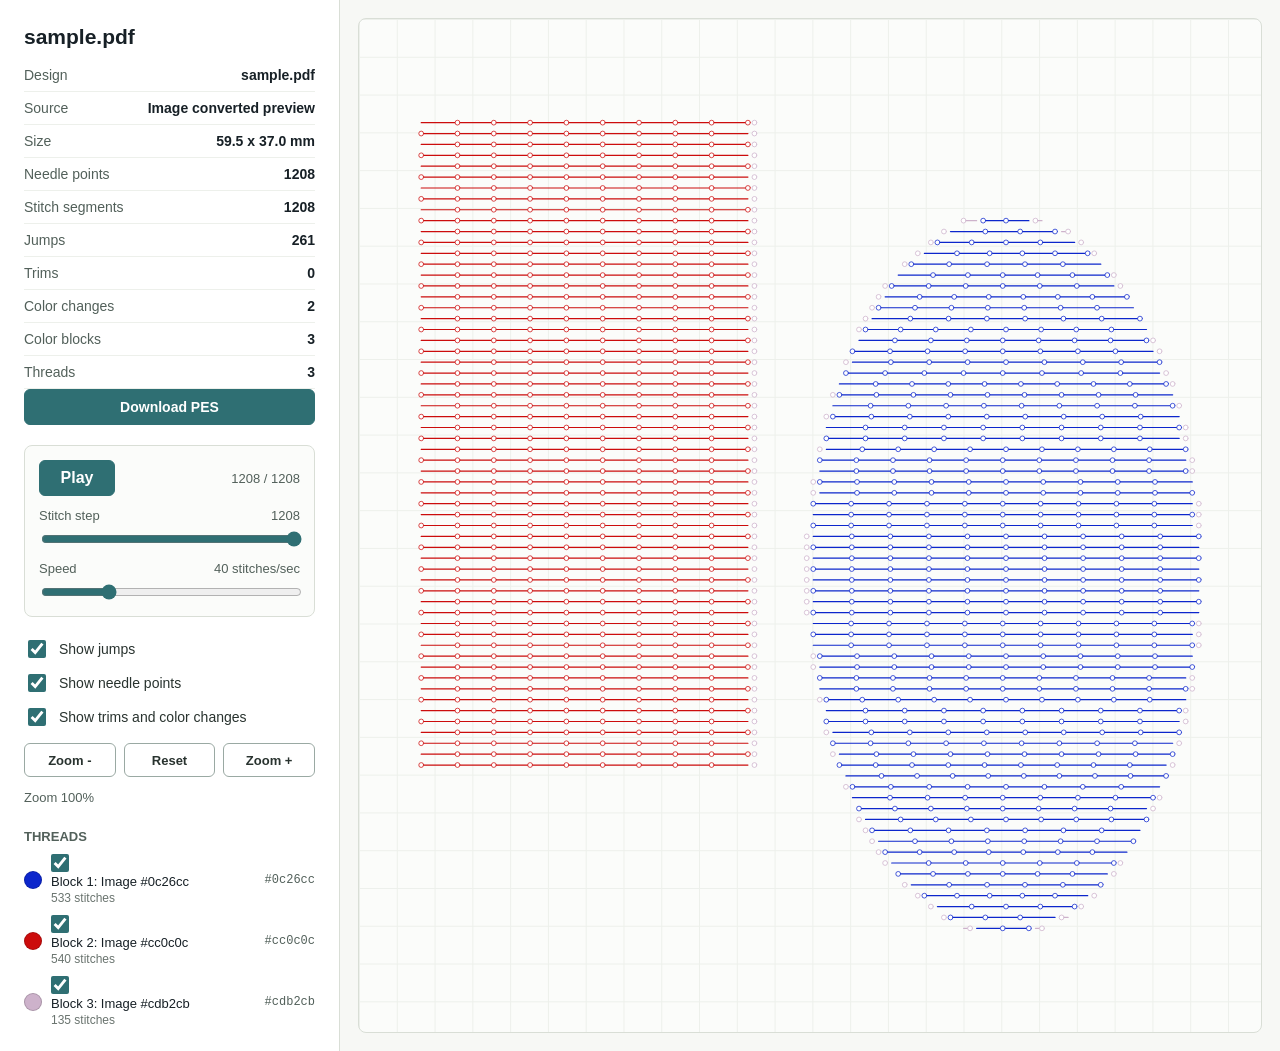
<file: examples/sample_pdf_view.html>
<!doctype html>
<html lang="en">
<head>
  <meta charset="utf-8">
  <meta name="viewport" content="width=device-width, initial-scale=1">
  <title>sample.pdf - Embroidery Viewer</title>
  <style>
    :root {
      color-scheme: light;
      font-family: Inter, Segoe UI, Arial, sans-serif;
      color: #172026;
      background: #f7f8f5;
    }
    * { box-sizing: border-box; }
    body {
      margin: 0;
      min-height: 100vh;
      display: grid;
      grid-template-columns: minmax(280px, 340px) 1fr;
    }
    aside {
      background: #ffffff;
      border-right: 1px solid #d9ded6;
      padding: 24px;
      overflow: auto;
    }
    main {
      min-width: 0;
      padding: 18px;
      display: flex;
      align-items: stretch;
    }
    h1 {
      margin: 0 0 18px;
      font-size: 21px;
      line-height: 1.2;
      overflow-wrap: anywhere;
    }
    h2 {
      margin: 24px 0 10px;
      font-size: 13px;
      text-transform: uppercase;
      letter-spacing: 0;
      color: #52605a;
    }
    .stats {
      display: grid;
      gap: 8px;
    }
    .stats div {
      display: flex;
      justify-content: space-between;
      gap: 14px;
      border-bottom: 1px solid #edf0eb;
      padding-bottom: 8px;
      font-size: 14px;
    }
    .stats span { color: #52605a; }
    .stats strong { text-align: right; }
    .controls {
      display: grid;
      gap: 10px;
      margin-top: 20px;
    }
    .playback {
      display: grid;
      gap: 12px;
      margin: 20px 0 4px;
      padding: 14px;
      border: 1px solid #d9ded6;
      border-radius: 8px;
      background: #fbfcfa;
    }
    .toolpath-actions {
      display: grid;
      grid-template-columns: repeat(3, minmax(0, 1fr));
      gap: 8px;
      margin: 14px 0 0;
    }
    .toolpath-actions button {
      min-height: 34px;
      padding: 0 8px;
      border-color: #9aa9a3;
      background: #ffffff;
      color: #29332f;
      font-size: 13px;
      font-weight: 700;
    }
    .toolpath-actions button:hover {
      background: #eef4f1;
    }
    .zoom-readout {
      color: #52605a;
      font-size: 13px;
      font-variant-numeric: tabular-nums;
    }
    .transport {
      display: grid;
      grid-template-columns: 76px 1fr;
      gap: 10px;
      align-items: center;
    }
    button {
      min-height: 36px;
      border: 1px solid #2f6f73;
      border-radius: 6px;
      background: #2f6f73;
      color: #ffffff;
      font: inherit;
      font-weight: 700;
      cursor: pointer;
    }
    button:hover {
      background: #275f62;
    }
    .download-action {
      min-height: 36px;
      display: flex;
      align-items: center;
      justify-content: center;
      border: 1px solid #2f6f73;
      border-radius: 6px;
      background: #2f6f73;
      color: #ffffff;
      font-size: 14px;
      font-weight: 700;
      text-decoration: none;
    }
    .download-action:hover {
      background: #275f62;
    }
    .color-export {
      display: grid;
      gap: 12px;
    }
    .export-button {
      margin-top: 4px;
    }
    .counter {
      text-align: right;
      color: #52605a;
      font-size: 13px;
      font-variant-numeric: tabular-nums;
    }
    .range-row {
      display: grid;
      gap: 6px;
    }
    .range-row header {
      display: flex;
      justify-content: space-between;
      gap: 12px;
      font-size: 13px;
      color: #52605a;
    }
    input[type="range"] {
      width: 100%;
      accent-color: #2f6f73;
    }
    label {
      display: flex;
      align-items: center;
      gap: 10px;
      font-size: 14px;
      color: #29332f;
    }
    input[type="checkbox"] {
      width: 18px;
      height: 18px;
      accent-color: #2f6f73;
    }
    ul {
      list-style: none;
      margin: 0;
      padding: 0;
      display: grid;
      gap: 10px;
    }
    li {
      display: grid;
      grid-template-columns: 18px minmax(0, 1fr) auto;
      align-items: center;
      gap: 9px;
      font-size: 13px;
    }
    li span:nth-child(2) {
      display: grid;
      gap: 2px;
      min-width: 0;
    }
    .block-toggle {
      width: 16px;
      height: 16px;
      margin: 0 6px 0 0;
      accent-color: #2f6f73;
      vertical-align: -2px;
    }
    small {
      color: #6a746f;
      font-size: 12px;
    }
    code {
      color: #52605a;
      font-size: 12px;
    }
    .swatch {
      width: 18px;
      height: 18px;
      border-radius: 50%;
      border: 1px solid rgba(0, 0, 0, 0.18);
    }
    .stage {
      width: 100%;
      min-height: calc(100vh - 36px);
      background:
        linear-gradient(#edf0eb 1px, transparent 1px),
        linear-gradient(90deg, #edf0eb 1px, transparent 1px),
        #fbfcfa;
      background-size: 10mm 10mm;
      border: 1px solid #d9ded6;
      border-radius: 8px;
      overflow: hidden;
      cursor: grab;
      touch-action: none;
    }
    .stage.dragging {
      cursor: grabbing;
    }
    canvas {
      width: 100%;
      height: 100%;
      min-height: calc(100vh - 38px);
      display: block;
    }
    .stitch {
      fill: none;
      stroke-width: 0.52;
      stroke-linecap: round;
      stroke-linejoin: round;
      vector-effect: non-scaling-stroke;
    }
    .jump {
      fill: none;
      stroke: #66736f;
      stroke-width: 0.32;
      stroke-dasharray: 1.6 1.2;
      opacity: 0.45;
      vector-effect: non-scaling-stroke;
    }
    .marker {
      vector-effect: non-scaling-stroke;
      stroke-width: 0.24;
      opacity: 0.85;
    }
    .needle-point {
      vector-effect: non-scaling-stroke;
      stroke: rgba(23, 32, 38, 0.65);
      stroke-width: 0.12;
      opacity: 0.85;
    }
    .trim { fill: #f6a623; stroke: #6c4710; }
    .color_change { fill: #ffffff; stroke: #243335; }
    body.hide-jumps .jump { display: none; }
    body.hide-markers .marker { display: none; }
    body.hide-points .needle-point { display: none; }
    @media (max-width: 820px) {
      body {
        grid-template-columns: 1fr;
      }
      aside {
        border-right: 0;
        border-bottom: 1px solid #d9ded6;
      }
      main {
        min-height: 62vh;
      }
      .stage, canvas {
        min-height: 62vh;
      }
    }
  </style>
</head>
<body data-stats="{&quot;Design&quot;: &quot;sample.pdf&quot;, &quot;Source&quot;: &quot;Image converted preview&quot;, &quot;Size&quot;: &quot;59.5 x 37.0 mm&quot;, &quot;Needle points&quot;: 1208, &quot;Stitch segments&quot;: 1208, &quot;Jumps&quot;: 261, &quot;Trims&quot;: 0, &quot;Color changes&quot;: 2, &quot;Color blocks&quot;: 3, &quot;Threads&quot;: 3}">
  <aside>
    <h1>sample.pdf</h1>
    <section class="stats">
      <div><span>Design</span><strong>sample.pdf</strong></div>
          <div><span>Source</span><strong>Image converted preview</strong></div>
          <div><span>Size</span><strong>59.5 x 37.0 mm</strong></div>
          <div><span>Needle points</span><strong>1208</strong></div>
          <div><span>Stitch segments</span><strong>1208</strong></div>
          <div><span>Jumps</span><strong>261</strong></div>
          <div><span>Trims</span><strong>0</strong></div>
          <div><span>Color changes</span><strong>2</strong></div>
          <div><span>Color blocks</span><strong>3</strong></div>
          <div><span>Threads</span><strong>3</strong></div>
    </section>
    <a class="download-action" href="sample_pdf_view.pes" download>Download PES</a>
    <section class="playback" aria-label="Stitch playback controls">
      <div class="transport">
        <button id="play-toggle" type="button">Play</button>
        <div id="step-counter" class="counter">0 / 1208</div>
      </div>
      <div class="range-row">
        <header><span>Stitch step</span><span id="step-label">1208</span></header>
        <input id="stitch-slider" type="range" min="0" max="1208" value="1208" step="1">
      </div>
      <div class="range-row">
        <header><span>Speed</span><span id="speed-label">40 stitches/sec</span></header>
        <input id="speed-slider" type="range" min="1" max="160" value="40" step="1">
      </div>
    </section>
    <section class="controls">
      <label><input id="toggle-jumps" type="checkbox" checked> Show jumps</label>
      <label><input id="toggle-points" type="checkbox" checked> Show needle points</label>
      <label><input id="toggle-markers" type="checkbox" checked> Show trims and color changes</label>
    </section>
    <section class="toolpath-actions" aria-label="Toolpath zoom controls">
      <button id="zoom-out" type="button">Zoom -</button>
      <button id="zoom-reset" type="button">Reset</button>
      <button id="zoom-in" type="button">Zoom +</button>
    </section>
    <p id="zoom-readout" class="zoom-readout">Zoom 100%</p>
    
    <h2>Threads</h2>
    <ul>
      <li><span class="swatch" style="background:#0c26cc"></span><span><input class="block-toggle" type="checkbox" value="0" checked aria-label="Include block 1">Block 1: Image #0c26cc<small>533 stitches</small></span><code>#0c26cc</code></li>
          <li><span class="swatch" style="background:#cc0c0c"></span><span><input class="block-toggle" type="checkbox" value="1" checked aria-label="Include block 2">Block 2: Image #cc0c0c<small>540 stitches</small></span><code>#cc0c0c</code></li>
          <li><span class="swatch" style="background:#cdb2cb"></span><span><input class="block-toggle" type="checkbox" value="2" checked aria-label="Include block 3">Block 3: Image #cdb2cb<small>135 stitches</small></span><code>#cdb2cb</code></li>
    </ul>
    
    
  </aside>
  <main>
    <div id="stage" class="stage">
      <canvas id="toolpath" data-initial-viewbox="{&quot;x&quot;: -34.76, &quot;y&quot;: -23.509999999999998, &quot;width&quot;: 69.02, &quot;height&quot;: 46.519999999999996}" aria-label="Embroidery stitch preview"></canvas>
    </div>
  </main>
  <script id="segment-data" type="application/json">[[16.5,-14.25,14.75,-14.25,1,0,1],[14.75,-14.25,13.0,-14.25,1,0,2],[10.5,-13.75,13.167,-13.75,1,0,3],[13.167,-13.75,15.833,-13.75,1,0,4],[15.833,-13.75,18.5,-13.75,1,0,5],[20.0,-13.25,17.375,-13.25,1,0,6],[17.375,-13.25,14.75,-13.25,1,0,7],[14.75,-13.25,12.125,-13.25,1,0,8],[12.125,-13.25,9.5,-13.25,1,0,9],[8.5,-12.75,11.0,-12.75,1,0,10],[11.0,-12.75,13.5,-12.75,1,0,11],[13.5,-12.75,16.0,-12.75,1,0,12],[16.0,-12.75,18.5,-12.75,1,0,13],[18.5,-12.75,21.0,-12.75,1,0,14],[22.0,-12.25,19.1,-12.25,1,0,15],[19.1,-12.25,16.2,-12.25,1,0,16],[16.2,-12.25,13.3,-12.25,1,0,17],[13.3,-12.25,10.4,-12.25,1,0,18],[10.4,-12.25,7.5,-12.25,1,0,19],[6.5,-11.75,9.167,-11.75,1,0,20],[9.167,-11.75,11.833,-11.75,1,0,21],[11.833,-11.75,14.5,-11.75,1,0,22],[14.5,-11.75,17.167,-11.75,1,0,23],[17.167,-11.75,19.833,-11.75,1,0,24],[19.833,-11.75,22.5,-11.75,1,0,25],[23.0,-11.25,20.167,-11.25,1,0,26],[20.167,-11.25,17.333,-11.25,1,0,27],[17.333,-11.25,14.5,-11.25,1,0,28],[14.5,-11.25,11.667,-11.25,1,0,29],[11.667,-11.25,8.833,-11.25,1,0,30],[8.833,-11.25,6.0,-11.25,1,0,31],[5.5,-10.75,8.143,-10.75,1,0,32],[8.143,-10.75,10.786,-10.75,1,0,33],[10.786,-10.75,13.429,-10.75,1,0,34],[13.429,-10.75,16.071,-10.75,1,0,35],[16.071,-10.75,18.714,-10.75,1,0,36],[18.714,-10.75,21.357,-10.75,1,0,37],[21.357,-10.75,24.0,-10.75,1,0,38],[24.5,-10.25,21.714,-10.25,1,0,39],[21.714,-10.25,18.929,-10.25,1,0,40],[18.929,-10.25,16.143,-10.25,1,0,41],[16.143,-10.25,13.357,-10.25,1,0,42],[13.357,-10.25,10.571,-10.25,1,0,43],[10.571,-10.25,7.786,-10.25,1,0,44],[7.786,-10.25,5.0,-10.25,1,0,45],[4.5,-9.75,7.429,-9.75,1,0,46],[7.429,-9.75,10.357,-9.75,1,0,47],[10.357,-9.75,13.286,-9.75,1,0,48],[13.286,-9.75,16.214,-9.75,1,0,49],[16.214,-9.75,19.143,-9.75,1,0,50],[19.143,-9.75,22.071,-9.75,1,0,51],[22.071,-9.75,25.0,-9.75,1,0,52],[25.5,-9.25,22.812,-9.25,1,0,53],[22.812,-9.25,20.125,-9.25,1,0,54],[20.125,-9.25,17.438,-9.25,1,0,55],[17.438,-9.25,14.75,-9.25,1,0,56],[14.75,-9.25,12.062,-9.25,1,0,57],[12.062,-9.25,9.375,-9.25,1,0,58],[9.375,-9.25,6.688,-9.25,1,0,59],[6.688,-9.25,4.0,-9.25,1,0,60],[3.5,-8.75,6.25,-8.75,1,0,61],[6.25,-8.75,9.0,-8.75,1,0,62],[9.0,-8.75,11.75,-8.75,1,0,63],[11.75,-8.75,14.5,-8.75,1,0,64],[14.5,-8.75,17.25,-8.75,1,0,65],[17.25,-8.75,20.0,-8.75,1,0,66],[20.0,-8.75,22.75,-8.75,1,0,67],[22.75,-8.75,25.5,-8.75,1,0,68],[26.0,-8.25,23.125,-8.25,1,0,69],[23.125,-8.25,20.25,-8.25,1,0,70],[20.25,-8.25,17.375,-8.25,1,0,71],[17.375,-8.25,14.5,-8.25,1,0,72],[14.5,-8.25,11.625,-8.25,1,0,73],[11.625,-8.25,8.75,-8.25,1,0,74],[8.75,-8.25,5.875,-8.25,1,0,75],[5.875,-8.25,3.0,-8.25,1,0,76],[3.0,-7.75,5.938,-7.75,1,0,77],[5.938,-7.75,8.875,-7.75,1,0,78],[8.875,-7.75,11.812,-7.75,1,0,79],[11.812,-7.75,14.75,-7.75,1,0,80],[14.75,-7.75,17.688,-7.75,1,0,81],[17.688,-7.75,20.625,-7.75,1,0,82],[20.625,-7.75,23.562,-7.75,1,0,83],[23.562,-7.75,26.5,-7.75,1,0,84],[26.5,-7.25,23.5,-7.25,1,0,85],[23.5,-7.25,20.5,-7.25,1,0,86],[20.5,-7.25,17.5,-7.25,1,0,87],[17.5,-7.25,14.5,-7.25,1,0,88],[14.5,-7.25,11.5,-7.25,1,0,89],[11.5,-7.25,8.5,-7.25,1,0,90],[8.5,-7.25,5.5,-7.25,1,0,91],[5.5,-7.25,2.5,-7.25,1,0,92],[2.0,-6.75,4.778,-6.75,1,0,93],[4.778,-6.75,7.556,-6.75,1,0,94],[7.556,-6.75,10.333,-6.75,1,0,95],[10.333,-6.75,13.111,-6.75,1,0,96],[13.111,-6.75,15.889,-6.75,1,0,97],[15.889,-6.75,18.667,-6.75,1,0,98],[18.667,-6.75,21.444,-6.75,1,0,99],[21.444,-6.75,24.222,-6.75,1,0,100],[24.222,-6.75,27.0,-6.75,1,0,101],[27.5,-6.25,24.667,-6.25,1,0,102],[24.667,-6.25,21.833,-6.25,1,0,103],[21.833,-6.25,19.0,-6.25,1,0,104],[19.0,-6.25,16.167,-6.25,1,0,105],[16.167,-6.25,13.333,-6.25,1,0,106],[13.333,-6.25,10.5,-6.25,1,0,107],[10.5,-6.25,7.667,-6.25,1,0,108],[7.667,-6.25,4.833,-6.25,1,0,109],[4.833,-6.25,2.0,-6.25,1,0,110],[1.5,-5.75,4.389,-5.75,1,0,111],[4.389,-5.75,7.278,-5.75,1,0,112],[7.278,-5.75,10.167,-5.75,1,0,113],[10.167,-5.75,13.056,-5.75,1,0,114],[13.056,-5.75,15.944,-5.75,1,0,115],[15.944,-5.75,18.833,-5.75,1,0,116],[18.833,-5.75,21.722,-5.75,1,0,117],[21.722,-5.75,24.611,-5.75,1,0,118],[24.611,-5.75,27.5,-5.75,1,0,119],[28.0,-5.25,25.056,-5.25,1,0,120],[25.056,-5.25,22.111,-5.25,1,0,121],[22.111,-5.25,19.167,-5.25,1,0,122],[19.167,-5.25,16.222,-5.25,1,0,123],[16.222,-5.25,13.278,-5.25,1,0,124],[13.278,-5.25,10.333,-5.25,1,0,125],[10.333,-5.25,7.389,-5.25,1,0,126],[7.389,-5.25,4.444,-5.25,1,0,127],[4.444,-5.25,1.5,-5.25,1,0,128],[1.0,-4.75,4.0,-4.75,1,0,129],[4.0,-4.75,7.0,-4.75,1,0,130],[7.0,-4.75,10.0,-4.75,1,0,131],[10.0,-4.75,13.0,-4.75,1,0,132],[13.0,-4.75,16.0,-4.75,1,0,133],[16.0,-4.75,19.0,-4.75,1,0,134],[19.0,-4.75,22.0,-4.75,1,0,135],[22.0,-4.75,25.0,-4.75,1,0,136],[25.0,-4.75,28.0,-4.75,1,0,137],[28.0,-4.25,25.0,-4.25,1,0,138],[25.0,-4.25,22.0,-4.25,1,0,139],[22.0,-4.25,19.0,-4.25,1,0,140],[19.0,-4.25,16.0,-4.25,1,0,141],[16.0,-4.25,13.0,-4.25,1,0,142],[13.0,-4.25,10.0,-4.25,1,0,143],[10.0,-4.25,7.0,-4.25,1,0,144],[7.0,-4.25,4.0,-4.25,1,0,145],[4.0,-4.25,1.0,-4.25,1,0,146],[1.0,-3.75,3.75,-3.75,1,0,147],[3.75,-3.75,6.5,-3.75,1,0,148],[6.5,-3.75,9.25,-3.75,1,0,149],[9.25,-3.75,12.0,-3.75,1,0,150],[12.0,-3.75,14.75,-3.75,1,0,151],[14.75,-3.75,17.5,-3.75,1,0,152],[17.5,-3.75,20.25,-3.75,1,0,153],[20.25,-3.75,23.0,-3.75,1,0,154],[23.0,-3.75,25.75,-3.75,1,0,155],[25.75,-3.75,28.5,-3.75,1,0,156],[28.5,-3.25,25.7,-3.25,1,0,157],[25.7,-3.25,22.9,-3.25,1,0,158],[22.9,-3.25,20.1,-3.25,1,0,159],[20.1,-3.25,17.3,-3.25,1,0,160],[17.3,-3.25,14.5,-3.25,1,0,161],[14.5,-3.25,11.7,-3.25,1,0,162],[11.7,-3.25,8.9,-3.25,1,0,163],[8.9,-3.25,6.1,-3.25,1,0,164],[6.1,-3.25,3.3,-3.25,1,0,165],[3.3,-3.25,0.5,-3.25,1,0,166],[0.5,-2.75,3.3,-2.75,1,0,167],[3.3,-2.75,6.1,-2.75,1,0,168],[6.1,-2.75,8.9,-2.75,1,0,169],[8.9,-2.75,11.7,-2.75,1,0,170],[11.7,-2.75,14.5,-2.75,1,0,171],[14.5,-2.75,17.3,-2.75,1,0,172],[17.3,-2.75,20.1,-2.75,1,0,173],[20.1,-2.75,22.9,-2.75,1,0,174],[22.9,-2.75,25.7,-2.75,1,0,175],[25.7,-2.75,28.5,-2.75,1,0,176],[29.0,-2.25,26.15,-2.25,1,0,177],[26.15,-2.25,23.3,-2.25,1,0,178],[23.3,-2.25,20.45,-2.25,1,0,179],[20.45,-2.25,17.6,-2.25,1,0,180],[17.6,-2.25,14.75,-2.25,1,0,181],[14.75,-2.25,11.9,-2.25,1,0,182],[11.9,-2.25,9.05,-2.25,1,0,183],[9.05,-2.25,6.2,-2.25,1,0,184],[6.2,-2.25,3.35,-2.25,1,0,185],[3.35,-2.25,0.5,-2.25,1,0,186],[0.5,-1.75,3.35,-1.75,1,0,187],[3.35,-1.75,6.2,-1.75,1,0,188],[6.2,-1.75,9.05,-1.75,1,0,189],[9.05,-1.75,11.9,-1.75,1,0,190],[11.9,-1.75,14.75,-1.75,1,0,191],[14.75,-1.75,17.6,-1.75,1,0,192],[17.6,-1.75,20.45,-1.75,1,0,193],[20.45,-1.75,23.3,-1.75,1,0,194],[23.3,-1.75,26.15,-1.75,1,0,195],[26.15,-1.75,29.0,-1.75,1,0,196],[29.0,-1.25,26.1,-1.25,1,0,197],[26.1,-1.25,23.2,-1.25,1,0,198],[23.2,-1.25,20.3,-1.25,1,0,199],[20.3,-1.25,17.4,-1.25,1,0,200],[17.4,-1.25,14.5,-1.25,1,0,201],[14.5,-1.25,11.6,-1.25,1,0,202],[11.6,-1.25,8.7,-1.25,1,0,203],[8.7,-1.25,5.8,-1.25,1,0,204],[5.8,-1.25,2.9,-1.25,1,0,205],[2.9,-1.25,0.0,-1.25,1,0,206],[0.0,-0.75,2.9,-0.75,1,0,207],[2.9,-0.75,5.8,-0.75,1,0,208],[5.8,-0.75,8.7,-0.75,1,0,209],[8.7,-0.75,11.6,-0.75,1,0,210],[11.6,-0.75,14.5,-0.75,1,0,211],[14.5,-0.75,17.4,-0.75,1,0,212],[17.4,-0.75,20.3,-0.75,1,0,213],[20.3,-0.75,23.2,-0.75,1,0,214],[23.2,-0.75,26.1,-0.75,1,0,215],[26.1,-0.75,29.0,-0.75,1,0,216],[29.0,-0.25,26.1,-0.25,1,0,217],[26.1,-0.25,23.2,-0.25,1,0,218],[23.2,-0.25,20.3,-0.25,1,0,219],[20.3,-0.25,17.4,-0.25,1,0,220],[17.4,-0.25,14.5,-0.25,1,0,221],[14.5,-0.25,11.6,-0.25,1,0,222],[11.6,-0.25,8.7,-0.25,1,0,223],[8.7,-0.25,5.8,-0.25,1,0,224],[5.8,-0.25,2.9,-0.25,1,0,225],[2.9,-0.25,0.0,-0.25,1,0,226],[0.0,0.25,2.95,0.25,1,0,227],[2.95,0.25,5.9,0.25,1,0,228],[5.9,0.25,8.85,0.25,1,0,229],[8.85,0.25,11.8,0.25,1,0,230],[11.8,0.25,14.75,0.25,1,0,231],[14.75,0.25,17.7,0.25,1,0,232],[17.7,0.25,20.65,0.25,1,0,233],[20.65,0.25,23.6,0.25,1,0,234],[23.6,0.25,26.55,0.25,1,0,235],[26.55,0.25,29.5,0.25,1,0,236],[29.5,0.75,26.55,0.75,1,0,237],[26.55,0.75,23.6,0.75,1,0,238],[23.6,0.75,20.65,0.75,1,0,239],[20.65,0.75,17.7,0.75,1,0,240],[17.7,0.75,14.75,0.75,1,0,241],[14.75,0.75,11.8,0.75,1,0,242],[11.8,0.75,8.85,0.75,1,0,243],[8.85,0.75,5.9,0.75,1,0,244],[5.9,0.75,2.95,0.75,1,0,245],[2.95,0.75,0.0,0.75,1,0,246],[0.0,1.25,2.95,1.25,1,0,247],[2.95,1.25,5.9,1.25,1,0,248],[5.9,1.25,8.85,1.25,1,0,249],[8.85,1.25,11.8,1.25,1,0,250],[11.8,1.25,14.75,1.25,1,0,251],[14.75,1.25,17.7,1.25,1,0,252],[17.7,1.25,20.65,1.25,1,0,253],[20.65,1.25,23.6,1.25,1,0,254],[23.6,1.25,26.55,1.25,1,0,255],[26.55,1.25,29.5,1.25,1,0,256],[29.5,1.75,26.55,1.75,1,0,257],[26.55,1.75,23.6,1.75,1,0,258],[23.6,1.75,20.65,1.75,1,0,259],[20.65,1.75,17.7,1.75,1,0,260],[17.7,1.75,14.75,1.75,1,0,261],[14.75,1.75,11.8,1.75,1,0,262],[11.8,1.75,8.85,1.75,1,0,263],[8.85,1.75,5.9,1.75,1,0,264],[5.9,1.75,2.95,1.75,1,0,265],[2.95,1.75,0.0,1.75,1,0,266],[0.0,2.25,2.95,2.25,1,0,267],[2.95,2.25,5.9,2.25,1,0,268],[5.9,2.25,8.85,2.25,1,0,269],[8.85,2.25,11.8,2.25,1,0,270],[11.8,2.25,14.75,2.25,1,0,271],[14.75,2.25,17.7,2.25,1,0,272],[17.7,2.25,20.65,2.25,1,0,273],[20.65,2.25,23.6,2.25,1,0,274],[23.6,2.25,26.55,2.25,1,0,275],[26.55,2.25,29.5,2.25,1,0,276],[29.5,2.75,26.55,2.75,1,0,277],[26.55,2.75,23.6,2.75,1,0,278],[23.6,2.75,20.65,2.75,1,0,279],[20.65,2.75,17.7,2.75,1,0,280],[17.7,2.75,14.75,2.75,1,0,281],[14.75,2.75,11.8,2.75,1,0,282],[11.8,2.75,8.85,2.75,1,0,283],[8.85,2.75,5.9,2.75,1,0,284],[5.9,2.75,2.95,2.75,1,0,285],[2.95,2.75,0.0,2.75,1,0,286],[0.0,3.25,2.95,3.25,1,0,287],[2.95,3.25,5.9,3.25,1,0,288],[5.9,3.25,8.85,3.25,1,0,289],[8.85,3.25,11.8,3.25,1,0,290],[11.8,3.25,14.75,3.25,1,0,291],[14.75,3.25,17.7,3.25,1,0,292],[17.7,3.25,20.65,3.25,1,0,293],[20.65,3.25,23.6,3.25,1,0,294],[23.6,3.25,26.55,3.25,1,0,295],[26.55,3.25,29.5,3.25,1,0,296],[29.5,3.75,26.55,3.75,1,0,297],[26.55,3.75,23.6,3.75,1,0,298],[23.6,3.75,20.65,3.75,1,0,299],[20.65,3.75,17.7,3.75,1,0,300],[17.7,3.75,14.75,3.75,1,0,301],[14.75,3.75,11.8,3.75,1,0,302],[11.8,3.75,8.85,3.75,1,0,303],[8.85,3.75,5.9,3.75,1,0,304],[5.9,3.75,2.95,3.75,1,0,305],[2.95,3.75,0.0,3.75,1,0,306],[0.0,4.25,2.9,4.25,1,0,307],[2.9,4.25,5.8,4.25,1,0,308],[5.8,4.25,8.7,4.25,1,0,309],[8.7,4.25,11.6,4.25,1,0,310],[11.6,4.25,14.5,4.25,1,0,311],[14.5,4.25,17.4,4.25,1,0,312],[17.4,4.25,20.3,4.25,1,0,313],[20.3,4.25,23.2,4.25,1,0,314],[23.2,4.25,26.1,4.25,1,0,315],[26.1,4.25,29.0,4.25,1,0,316],[29.0,4.75,26.1,4.75,1,0,317],[26.1,4.75,23.2,4.75,1,0,318],[23.2,4.75,20.3,4.75,1,0,319],[20.3,4.75,17.4,4.75,1,0,320],[17.4,4.75,14.5,4.75,1,0,321],[14.5,4.75,11.6,4.75,1,0,322],[11.6,4.75,8.7,4.75,1,0,323],[8.7,4.75,5.8,4.75,1,0,324],[5.8,4.75,2.9,4.75,1,0,325],[2.9,4.75,0.0,4.75,1,0,326],[0.0,5.25,2.9,5.25,1,0,327],[2.9,5.25,5.8,5.25,1,0,328],[5.8,5.25,8.7,5.25,1,0,329],[8.7,5.25,11.6,5.25,1,0,330],[11.6,5.25,14.5,5.25,1,0,331],[14.5,5.25,17.4,5.25,1,0,332],[17.4,5.25,20.3,5.25,1,0,333],[20.3,5.25,23.2,5.25,1,0,334],[23.2,5.25,26.1,5.25,1,0,335],[26.1,5.25,29.0,5.25,1,0,336],[29.0,5.75,26.15,5.75,1,0,337],[26.15,5.75,23.3,5.75,1,0,338],[23.3,5.75,20.45,5.75,1,0,339],[20.45,5.75,17.6,5.75,1,0,340],[17.6,5.75,14.75,5.75,1,0,341],[14.75,5.75,11.9,5.75,1,0,342],[11.9,5.75,9.05,5.75,1,0,343],[9.05,5.75,6.2,5.75,1,0,344],[6.2,5.75,3.35,5.75,1,0,345],[3.35,5.75,0.5,5.75,1,0,346],[0.5,6.25,3.35,6.25,1,0,347],[3.35,6.25,6.2,6.25,1,0,348],[6.2,6.25,9.05,6.25,1,0,349],[9.05,6.25,11.9,6.25,1,0,350],[11.9,6.25,14.75,6.25,1,0,351],[14.75,6.25,17.6,6.25,1,0,352],[17.6,6.25,20.45,6.25,1,0,353],[20.45,6.25,23.3,6.25,1,0,354],[23.3,6.25,26.15,6.25,1,0,355],[26.15,6.25,29.0,6.25,1,0,356],[28.5,6.75,25.7,6.75,1,0,357],[25.7,6.75,22.9,6.75,1,0,358],[22.9,6.75,20.1,6.75,1,0,359],[20.1,6.75,17.3,6.75,1,0,360],[17.3,6.75,14.5,6.75,1,0,361],[14.5,6.75,11.7,6.75,1,0,362],[11.7,6.75,8.9,6.75,1,0,363],[8.9,6.75,6.1,6.75,1,0,364],[6.1,6.75,3.3,6.75,1,0,365],[3.3,6.75,0.5,6.75,1,0,366],[0.5,7.25,3.3,7.25,1,0,367],[3.3,7.25,6.1,7.25,1,0,368],[6.1,7.25,8.9,7.25,1,0,369],[8.9,7.25,11.7,7.25,1,0,370],[11.7,7.25,14.5,7.25,1,0,371],[14.5,7.25,17.3,7.25,1,0,372],[17.3,7.25,20.1,7.25,1,0,373],[20.1,7.25,22.9,7.25,1,0,374],[22.9,7.25,25.7,7.25,1,0,375],[25.7,7.25,28.5,7.25,1,0,376],[28.5,7.75,25.75,7.75,1,0,377],[25.75,7.75,23.0,7.75,1,0,378],[23.0,7.75,20.25,7.75,1,0,379],[20.25,7.75,17.5,7.75,1,0,380],[17.5,7.75,14.75,7.75,1,0,381],[14.75,7.75,12.0,7.75,1,0,382],[12.0,7.75,9.25,7.75,1,0,383],[9.25,7.75,6.5,7.75,1,0,384],[6.5,7.75,3.75,7.75,1,0,385],[3.75,7.75,1.0,7.75,1,0,386],[1.0,8.25,4.0,8.25,1,0,387],[4.0,8.25,7.0,8.25,1,0,388],[7.0,8.25,10.0,8.25,1,0,389],[10.0,8.25,13.0,8.25,1,0,390],[13.0,8.25,16.0,8.25,1,0,391],[16.0,8.25,19.0,8.25,1,0,392],[19.0,8.25,22.0,8.25,1,0,393],[22.0,8.25,25.0,8.25,1,0,394],[25.0,8.25,28.0,8.25,1,0,395],[28.0,8.75,25.0,8.75,1,0,396],[25.0,8.75,22.0,8.75,1,0,397],[22.0,8.75,19.0,8.75,1,0,398],[19.0,8.75,16.0,8.75,1,0,399],[16.0,8.75,13.0,8.75,1,0,400],[13.0,8.75,10.0,8.75,1,0,401],[10.0,8.75,7.0,8.75,1,0,402],[7.0,8.75,4.0,8.75,1,0,403],[4.0,8.75,1.0,8.75,1,0,404],[1.5,9.25,4.444,9.25,1,0,405],[4.444,9.25,7.389,9.25,1,0,406],[7.389,9.25,10.333,9.25,1,0,407],[10.333,9.25,13.278,9.25,1,0,408],[13.278,9.25,16.222,9.25,1,0,409],[16.222,9.25,19.167,9.25,1,0,410],[19.167,9.25,22.111,9.25,1,0,411],[22.111,9.25,25.056,9.25,1,0,412],[25.056,9.25,28.0,9.25,1,0,413],[27.5,9.75,24.611,9.75,1,0,414],[24.611,9.75,21.722,9.75,1,0,415],[21.722,9.75,18.833,9.75,1,0,416],[18.833,9.75,15.944,9.75,1,0,417],[15.944,9.75,13.056,9.75,1,0,418],[13.056,9.75,10.167,9.75,1,0,419],[10.167,9.75,7.278,9.75,1,0,420],[7.278,9.75,4.389,9.75,1,0,421],[4.389,9.75,1.5,9.75,1,0,422],[2.0,10.25,4.833,10.25,1,0,423],[4.833,10.25,7.667,10.25,1,0,424],[7.667,10.25,10.5,10.25,1,0,425],[10.5,10.25,13.333,10.25,1,0,426],[13.333,10.25,16.167,10.25,1,0,427],[16.167,10.25,19.0,10.25,1,0,428],[19.0,10.25,21.833,10.25,1,0,429],[21.833,10.25,24.667,10.25,1,0,430],[24.667,10.25,27.5,10.25,1,0,431],[27.0,10.75,24.222,10.75,1,0,432],[24.222,10.75,21.444,10.75,1,0,433],[21.444,10.75,18.667,10.75,1,0,434],[18.667,10.75,15.889,10.75,1,0,435],[15.889,10.75,13.111,10.75,1,0,436],[13.111,10.75,10.333,10.75,1,0,437],[10.333,10.75,7.556,10.75,1,0,438],[7.556,10.75,4.778,10.75,1,0,439],[4.778,10.75,2.0,10.75,1,0,440],[2.5,11.25,5.222,11.25,1,0,441],[5.222,11.25,7.944,11.25,1,0,442],[7.944,11.25,10.667,11.25,1,0,443],[10.667,11.25,13.389,11.25,1,0,444],[13.389,11.25,16.111,11.25,1,0,445],[16.111,11.25,18.833,11.25,1,0,446],[18.833,11.25,21.556,11.25,1,0,447],[21.556,11.25,24.278,11.25,1,0,448],[24.278,11.25,27.0,11.25,1,0,449],[26.5,11.75,23.562,11.75,1,0,450],[23.562,11.75,20.625,11.75,1,0,451],[20.625,11.75,17.688,11.75,1,0,452],[17.688,11.75,14.75,11.75,1,0,453],[14.75,11.75,11.812,11.75,1,0,454],[11.812,11.75,8.875,11.75,1,0,455],[8.875,11.75,5.938,11.75,1,0,456],[5.938,11.75,3.0,11.75,1,0,457],[3.0,12.25,5.875,12.25,1,0,458],[5.875,12.25,8.75,12.25,1,0,459],[8.75,12.25,11.625,12.25,1,0,460],[11.625,12.25,14.5,12.25,1,0,461],[14.5,12.25,17.375,12.25,1,0,462],[17.375,12.25,20.25,12.25,1,0,463],[20.25,12.25,23.125,12.25,1,0,464],[23.125,12.25,26.0,12.25,1,0,465],[25.5,12.75,22.75,12.75,1,0,466],[22.75,12.75,20.0,12.75,1,0,467],[20.0,12.75,17.25,12.75,1,0,468],[17.25,12.75,14.5,12.75,1,0,469],[14.5,12.75,11.75,12.75,1,0,470],[11.75,12.75,9.0,12.75,1,0,471],[9.0,12.75,6.25,12.75,1,0,472],[6.25,12.75,3.5,12.75,1,0,473],[4.0,13.25,6.688,13.25,1,0,474],[6.688,13.25,9.375,13.25,1,0,475],[9.375,13.25,12.062,13.25,1,0,476],[12.062,13.25,14.75,13.25,1,0,477],[14.75,13.25,17.438,13.25,1,0,478],[17.438,13.25,20.125,13.25,1,0,479],[20.125,13.25,22.812,13.25,1,0,480],[22.812,13.25,25.5,13.25,1,0,481],[25.0,13.75,22.071,13.75,1,0,482],[22.071,13.75,19.143,13.75,1,0,483],[19.143,13.75,16.214,13.75,1,0,484],[16.214,13.75,13.286,13.75,1,0,485],[13.286,13.75,10.357,13.75,1,0,486],[10.357,13.75,7.429,13.75,1,0,487],[7.429,13.75,4.5,13.75,1,0,488],[5.0,14.25,7.786,14.25,1,0,489],[7.786,14.25,10.571,14.25,1,0,490],[10.571,14.25,13.357,14.25,1,0,491],[13.357,14.25,16.143,14.25,1,0,492],[16.143,14.25,18.929,14.25,1,0,493],[18.929,14.25,21.714,14.25,1,0,494],[21.714,14.25,24.5,14.25,1,0,495],[24.0,14.75,21.357,14.75,1,0,496],[21.357,14.75,18.714,14.75,1,0,497],[18.714,14.75,16.071,14.75,1,0,498],[16.071,14.75,13.429,14.75,1,0,499],[13.429,14.75,10.786,14.75,1,0,500],[10.786,14.75,8.143,14.75,1,0,501],[8.143,14.75,5.5,14.75,1,0,502],[6.0,15.25,8.833,15.25,1,0,503],[8.833,15.25,11.667,15.25,1,0,504],[11.667,15.25,14.5,15.25,1,0,505],[14.5,15.25,17.333,15.25,1,0,506],[17.333,15.25,20.167,15.25,1,0,507],[20.167,15.25,23.0,15.25,1,0,508],[22.5,15.75,19.833,15.75,1,0,509],[19.833,15.75,17.167,15.75,1,0,510],[17.167,15.75,14.5,15.75,1,0,511],[14.5,15.75,11.833,15.75,1,0,512],[11.833,15.75,9.167,15.75,1,0,513],[9.167,15.75,6.5,15.75,1,0,514],[7.5,16.25,10.4,16.25,1,0,515],[10.4,16.25,13.3,16.25,1,0,516],[13.3,16.25,16.2,16.25,1,0,517],[16.2,16.25,19.1,16.25,1,0,518],[19.1,16.25,22.0,16.25,1,0,519],[21.0,16.75,18.5,16.75,1,0,520],[18.5,16.75,16.0,16.75,1,0,521],[16.0,16.75,13.5,16.75,1,0,522],[13.5,16.75,11.0,16.75,1,0,523],[11.0,16.75,8.5,16.75,1,0,524],[9.5,17.25,12.125,17.25,1,0,525],[12.125,17.25,14.75,17.25,1,0,526],[14.75,17.25,17.375,17.25,1,0,527],[17.375,17.25,20.0,17.25,1,0,528],[18.5,17.75,15.833,17.75,1,0,529],[15.833,17.75,13.167,17.75,1,0,530],[13.167,17.75,10.5,17.75,1,0,531],[12.5,18.25,14.5,18.25,1,0,532],[14.5,18.25,16.5,18.25,1,0,533],[-30.0,-18.75,-27.222,-18.75,1,1,534],[-27.222,-18.75,-24.444,-18.75,1,1,535],[-24.444,-18.75,-21.667,-18.75,1,1,536],[-21.667,-18.75,-18.889,-18.75,1,1,537],[-18.889,-18.75,-16.111,-18.75,1,1,538],[-16.111,-18.75,-13.333,-18.75,1,1,539],[-13.333,-18.75,-10.556,-18.75,1,1,540],[-10.556,-18.75,-7.778,-18.75,1,1,541],[-7.778,-18.75,-5.0,-18.75,1,1,542],[-5.0,-18.25,-7.778,-18.25,1,1,543],[-7.778,-18.25,-10.556,-18.25,1,1,544],[-10.556,-18.25,-13.333,-18.25,1,1,545],[-13.333,-18.25,-16.111,-18.25,1,1,546],[-16.111,-18.25,-18.889,-18.25,1,1,547],[-18.889,-18.25,-21.667,-18.25,1,1,548],[-21.667,-18.25,-24.444,-18.25,1,1,549],[-24.444,-18.25,-27.222,-18.25,1,1,550],[-27.222,-18.25,-30.0,-18.25,1,1,551],[-30.0,-17.75,-27.222,-17.75,1,1,552],[-27.222,-17.75,-24.444,-17.75,1,1,553],[-24.444,-17.75,-21.667,-17.75,1,1,554],[-21.667,-17.75,-18.889,-17.75,1,1,555],[-18.889,-17.75,-16.111,-17.75,1,1,556],[-16.111,-17.75,-13.333,-17.75,1,1,557],[-13.333,-17.75,-10.556,-17.75,1,1,558],[-10.556,-17.75,-7.778,-17.75,1,1,559],[-7.778,-17.75,-5.0,-17.75,1,1,560],[-5.0,-17.25,-7.778,-17.25,1,1,561],[-7.778,-17.25,-10.556,-17.25,1,1,562],[-10.556,-17.25,-13.333,-17.25,1,1,563],[-13.333,-17.25,-16.111,-17.25,1,1,564],[-16.111,-17.25,-18.889,-17.25,1,1,565],[-18.889,-17.25,-21.667,-17.25,1,1,566],[-21.667,-17.25,-24.444,-17.25,1,1,567],[-24.444,-17.25,-27.222,-17.25,1,1,568],[-27.222,-17.25,-30.0,-17.25,1,1,569],[-30.0,-16.75,-27.222,-16.75,1,1,570],[-27.222,-16.75,-24.444,-16.75,1,1,571],[-24.444,-16.75,-21.667,-16.75,1,1,572],[-21.667,-16.75,-18.889,-16.75,1,1,573],[-18.889,-16.75,-16.111,-16.75,1,1,574],[-16.111,-16.75,-13.333,-16.75,1,1,575],[-13.333,-16.75,-10.556,-16.75,1,1,576],[-10.556,-16.75,-7.778,-16.75,1,1,577],[-7.778,-16.75,-5.0,-16.75,1,1,578],[-5.0,-16.25,-7.778,-16.25,1,1,579],[-7.778,-16.25,-10.556,-16.25,1,1,580],[-10.556,-16.25,-13.333,-16.25,1,1,581],[-13.333,-16.25,-16.111,-16.25,1,1,582],[-16.111,-16.25,-18.889,-16.25,1,1,583],[-18.889,-16.25,-21.667,-16.25,1,1,584],[-21.667,-16.25,-24.444,-16.25,1,1,585],[-24.444,-16.25,-27.222,-16.25,1,1,586],[-27.222,-16.25,-30.0,-16.25,1,1,587],[-30.0,-15.75,-27.222,-15.75,1,1,588],[-27.222,-15.75,-24.444,-15.75,1,1,589],[-24.444,-15.75,-21.667,-15.75,1,1,590],[-21.667,-15.75,-18.889,-15.75,1,1,591],[-18.889,-15.75,-16.111,-15.75,1,1,592],[-16.111,-15.75,-13.333,-15.75,1,1,593],[-13.333,-15.75,-10.556,-15.75,1,1,594],[-10.556,-15.75,-7.778,-15.75,1,1,595],[-7.778,-15.75,-5.0,-15.75,1,1,596],[-5.0,-15.25,-7.778,-15.25,1,1,597],[-7.778,-15.25,-10.556,-15.25,1,1,598],[-10.556,-15.25,-13.333,-15.25,1,1,599],[-13.333,-15.25,-16.111,-15.25,1,1,600],[-16.111,-15.25,-18.889,-15.25,1,1,601],[-18.889,-15.25,-21.667,-15.25,1,1,602],[-21.667,-15.25,-24.444,-15.25,1,1,603],[-24.444,-15.25,-27.222,-15.25,1,1,604],[-27.222,-15.25,-30.0,-15.25,1,1,605],[-30.0,-14.75,-27.222,-14.75,1,1,606],[-27.222,-14.75,-24.444,-14.75,1,1,607],[-24.444,-14.75,-21.667,-14.75,1,1,608],[-21.667,-14.75,-18.889,-14.75,1,1,609],[-18.889,-14.75,-16.111,-14.75,1,1,610],[-16.111,-14.75,-13.333,-14.75,1,1,611],[-13.333,-14.75,-10.556,-14.75,1,1,612],[-10.556,-14.75,-7.778,-14.75,1,1,613],[-7.778,-14.75,-5.0,-14.75,1,1,614],[-5.0,-14.25,-7.778,-14.25,1,1,615],[-7.778,-14.25,-10.556,-14.25,1,1,616],[-10.556,-14.25,-13.333,-14.25,1,1,617],[-13.333,-14.25,-16.111,-14.25,1,1,618],[-16.111,-14.25,-18.889,-14.25,1,1,619],[-18.889,-14.25,-21.667,-14.25,1,1,620],[-21.667,-14.25,-24.444,-14.25,1,1,621],[-24.444,-14.25,-27.222,-14.25,1,1,622],[-27.222,-14.25,-30.0,-14.25,1,1,623],[-30.0,-13.75,-27.222,-13.75,1,1,624],[-27.222,-13.75,-24.444,-13.75,1,1,625],[-24.444,-13.75,-21.667,-13.75,1,1,626],[-21.667,-13.75,-18.889,-13.75,1,1,627],[-18.889,-13.75,-16.111,-13.75,1,1,628],[-16.111,-13.75,-13.333,-13.75,1,1,629],[-13.333,-13.75,-10.556,-13.75,1,1,630],[-10.556,-13.75,-7.778,-13.75,1,1,631],[-7.778,-13.75,-5.0,-13.75,1,1,632],[-5.0,-13.25,-7.778,-13.25,1,1,633],[-7.778,-13.25,-10.556,-13.25,1,1,634],[-10.556,-13.25,-13.333,-13.25,1,1,635],[-13.333,-13.25,-16.111,-13.25,1,1,636],[-16.111,-13.25,-18.889,-13.25,1,1,637],[-18.889,-13.25,-21.667,-13.25,1,1,638],[-21.667,-13.25,-24.444,-13.25,1,1,639],[-24.444,-13.25,-27.222,-13.25,1,1,640],[-27.222,-13.25,-30.0,-13.25,1,1,641],[-30.0,-12.75,-27.222,-12.75,1,1,642],[-27.222,-12.75,-24.444,-12.75,1,1,643],[-24.444,-12.75,-21.667,-12.75,1,1,644],[-21.667,-12.75,-18.889,-12.75,1,1,645],[-18.889,-12.75,-16.111,-12.75,1,1,646],[-16.111,-12.75,-13.333,-12.75,1,1,647],[-13.333,-12.75,-10.556,-12.75,1,1,648],[-10.556,-12.75,-7.778,-12.75,1,1,649],[-7.778,-12.75,-5.0,-12.75,1,1,650],[-5.0,-12.25,-7.778,-12.25,1,1,651],[-7.778,-12.25,-10.556,-12.25,1,1,652],[-10.556,-12.25,-13.333,-12.25,1,1,653],[-13.333,-12.25,-16.111,-12.25,1,1,654],[-16.111,-12.25,-18.889,-12.25,1,1,655],[-18.889,-12.25,-21.667,-12.25,1,1,656],[-21.667,-12.25,-24.444,-12.25,1,1,657],[-24.444,-12.25,-27.222,-12.25,1,1,658],[-27.222,-12.25,-30.0,-12.25,1,1,659],[-30.0,-11.75,-27.222,-11.75,1,1,660],[-27.222,-11.75,-24.444,-11.75,1,1,661],[-24.444,-11.75,-21.667,-11.75,1,1,662],[-21.667,-11.75,-18.889,-11.75,1,1,663],[-18.889,-11.75,-16.111,-11.75,1,1,664],[-16.111,-11.75,-13.333,-11.75,1,1,665],[-13.333,-11.75,-10.556,-11.75,1,1,666],[-10.556,-11.75,-7.778,-11.75,1,1,667],[-7.778,-11.75,-5.0,-11.75,1,1,668],[-5.0,-11.25,-7.778,-11.25,1,1,669],[-7.778,-11.25,-10.556,-11.25,1,1,670],[-10.556,-11.25,-13.333,-11.25,1,1,671],[-13.333,-11.25,-16.111,-11.25,1,1,672],[-16.111,-11.25,-18.889,-11.25,1,1,673],[-18.889,-11.25,-21.667,-11.25,1,1,674],[-21.667,-11.25,-24.444,-11.25,1,1,675],[-24.444,-11.25,-27.222,-11.25,1,1,676],[-27.222,-11.25,-30.0,-11.25,1,1,677],[-30.0,-10.75,-27.222,-10.75,1,1,678],[-27.222,-10.75,-24.444,-10.75,1,1,679],[-24.444,-10.75,-21.667,-10.75,1,1,680],[-21.667,-10.75,-18.889,-10.75,1,1,681],[-18.889,-10.75,-16.111,-10.75,1,1,682],[-16.111,-10.75,-13.333,-10.75,1,1,683],[-13.333,-10.75,-10.556,-10.75,1,1,684],[-10.556,-10.75,-7.778,-10.75,1,1,685],[-7.778,-10.75,-5.0,-10.75,1,1,686],[-5.0,-10.25,-7.778,-10.25,1,1,687],[-7.778,-10.25,-10.556,-10.25,1,1,688],[-10.556,-10.25,-13.333,-10.25,1,1,689],[-13.333,-10.25,-16.111,-10.25,1,1,690],[-16.111,-10.25,-18.889,-10.25,1,1,691],[-18.889,-10.25,-21.667,-10.25,1,1,692],[-21.667,-10.25,-24.444,-10.25,1,1,693],[-24.444,-10.25,-27.222,-10.25,1,1,694],[-27.222,-10.25,-30.0,-10.25,1,1,695],[-30.0,-9.75,-27.222,-9.75,1,1,696],[-27.222,-9.75,-24.444,-9.75,1,1,697],[-24.444,-9.75,-21.667,-9.75,1,1,698],[-21.667,-9.75,-18.889,-9.75,1,1,699],[-18.889,-9.75,-16.111,-9.75,1,1,700],[-16.111,-9.75,-13.333,-9.75,1,1,701],[-13.333,-9.75,-10.556,-9.75,1,1,702],[-10.556,-9.75,-7.778,-9.75,1,1,703],[-7.778,-9.75,-5.0,-9.75,1,1,704],[-5.0,-9.25,-7.778,-9.25,1,1,705],[-7.778,-9.25,-10.556,-9.25,1,1,706],[-10.556,-9.25,-13.333,-9.25,1,1,707],[-13.333,-9.25,-16.111,-9.25,1,1,708],[-16.111,-9.25,-18.889,-9.25,1,1,709],[-18.889,-9.25,-21.667,-9.25,1,1,710],[-21.667,-9.25,-24.444,-9.25,1,1,711],[-24.444,-9.25,-27.222,-9.25,1,1,712],[-27.222,-9.25,-30.0,-9.25,1,1,713],[-30.0,-8.75,-27.222,-8.75,1,1,714],[-27.222,-8.75,-24.444,-8.75,1,1,715],[-24.444,-8.75,-21.667,-8.75,1,1,716],[-21.667,-8.75,-18.889,-8.75,1,1,717],[-18.889,-8.75,-16.111,-8.75,1,1,718],[-16.111,-8.75,-13.333,-8.75,1,1,719],[-13.333,-8.75,-10.556,-8.75,1,1,720],[-10.556,-8.75,-7.778,-8.75,1,1,721],[-7.778,-8.75,-5.0,-8.75,1,1,722],[-5.0,-8.25,-7.778,-8.25,1,1,723],[-7.778,-8.25,-10.556,-8.25,1,1,724],[-10.556,-8.25,-13.333,-8.25,1,1,725],[-13.333,-8.25,-16.111,-8.25,1,1,726],[-16.111,-8.25,-18.889,-8.25,1,1,727],[-18.889,-8.25,-21.667,-8.25,1,1,728],[-21.667,-8.25,-24.444,-8.25,1,1,729],[-24.444,-8.25,-27.222,-8.25,1,1,730],[-27.222,-8.25,-30.0,-8.25,1,1,731],[-30.0,-7.75,-27.222,-7.75,1,1,732],[-27.222,-7.75,-24.444,-7.75,1,1,733],[-24.444,-7.75,-21.667,-7.75,1,1,734],[-21.667,-7.75,-18.889,-7.75,1,1,735],[-18.889,-7.75,-16.111,-7.75,1,1,736],[-16.111,-7.75,-13.333,-7.75,1,1,737],[-13.333,-7.75,-10.556,-7.75,1,1,738],[-10.556,-7.75,-7.778,-7.75,1,1,739],[-7.778,-7.75,-5.0,-7.75,1,1,740],[-5.0,-7.25,-7.778,-7.25,1,1,741],[-7.778,-7.25,-10.556,-7.25,1,1,742],[-10.556,-7.25,-13.333,-7.25,1,1,743],[-13.333,-7.25,-16.111,-7.25,1,1,744],[-16.111,-7.25,-18.889,-7.25,1,1,745],[-18.889,-7.25,-21.667,-7.25,1,1,746],[-21.667,-7.25,-24.444,-7.25,1,1,747],[-24.444,-7.25,-27.222,-7.25,1,1,748],[-27.222,-7.25,-30.0,-7.25,1,1,749],[-30.0,-6.75,-27.222,-6.75,1,1,750],[-27.222,-6.75,-24.444,-6.75,1,1,751],[-24.444,-6.75,-21.667,-6.75,1,1,752],[-21.667,-6.75,-18.889,-6.75,1,1,753],[-18.889,-6.75,-16.111,-6.75,1,1,754],[-16.111,-6.75,-13.333,-6.75,1,1,755],[-13.333,-6.75,-10.556,-6.75,1,1,756],[-10.556,-6.75,-7.778,-6.75,1,1,757],[-7.778,-6.75,-5.0,-6.75,1,1,758],[-5.0,-6.25,-7.778,-6.25,1,1,759],[-7.778,-6.25,-10.556,-6.25,1,1,760],[-10.556,-6.25,-13.333,-6.25,1,1,761],[-13.333,-6.25,-16.111,-6.25,1,1,762],[-16.111,-6.25,-18.889,-6.25,1,1,763],[-18.889,-6.25,-21.667,-6.25,1,1,764],[-21.667,-6.25,-24.444,-6.25,1,1,765],[-24.444,-6.25,-27.222,-6.25,1,1,766],[-27.222,-6.25,-30.0,-6.25,1,1,767],[-30.0,-5.75,-27.222,-5.75,1,1,768],[-27.222,-5.75,-24.444,-5.75,1,1,769],[-24.444,-5.75,-21.667,-5.75,1,1,770],[-21.667,-5.75,-18.889,-5.75,1,1,771],[-18.889,-5.75,-16.111,-5.75,1,1,772],[-16.111,-5.75,-13.333,-5.75,1,1,773],[-13.333,-5.75,-10.556,-5.75,1,1,774],[-10.556,-5.75,-7.778,-5.75,1,1,775],[-7.778,-5.75,-5.0,-5.75,1,1,776],[-5.0,-5.25,-7.778,-5.25,1,1,777],[-7.778,-5.25,-10.556,-5.25,1,1,778],[-10.556,-5.25,-13.333,-5.25,1,1,779],[-13.333,-5.25,-16.111,-5.25,1,1,780],[-16.111,-5.25,-18.889,-5.25,1,1,781],[-18.889,-5.25,-21.667,-5.25,1,1,782],[-21.667,-5.25,-24.444,-5.25,1,1,783],[-24.444,-5.25,-27.222,-5.25,1,1,784],[-27.222,-5.25,-30.0,-5.25,1,1,785],[-30.0,-4.75,-27.222,-4.75,1,1,786],[-27.222,-4.75,-24.444,-4.75,1,1,787],[-24.444,-4.75,-21.667,-4.75,1,1,788],[-21.667,-4.75,-18.889,-4.75,1,1,789],[-18.889,-4.75,-16.111,-4.75,1,1,790],[-16.111,-4.75,-13.333,-4.75,1,1,791],[-13.333,-4.75,-10.556,-4.75,1,1,792],[-10.556,-4.75,-7.778,-4.75,1,1,793],[-7.778,-4.75,-5.0,-4.75,1,1,794],[-5.0,-4.25,-7.778,-4.25,1,1,795],[-7.778,-4.25,-10.556,-4.25,1,1,796],[-10.556,-4.25,-13.333,-4.25,1,1,797],[-13.333,-4.25,-16.111,-4.25,1,1,798],[-16.111,-4.25,-18.889,-4.25,1,1,799],[-18.889,-4.25,-21.667,-4.25,1,1,800],[-21.667,-4.25,-24.444,-4.25,1,1,801],[-24.444,-4.25,-27.222,-4.25,1,1,802],[-27.222,-4.25,-30.0,-4.25,1,1,803],[-30.0,-3.75,-27.222,-3.75,1,1,804],[-27.222,-3.75,-24.444,-3.75,1,1,805],[-24.444,-3.75,-21.667,-3.75,1,1,806],[-21.667,-3.75,-18.889,-3.75,1,1,807],[-18.889,-3.75,-16.111,-3.75,1,1,808],[-16.111,-3.75,-13.333,-3.75,1,1,809],[-13.333,-3.75,-10.556,-3.75,1,1,810],[-10.556,-3.75,-7.778,-3.75,1,1,811],[-7.778,-3.75,-5.0,-3.75,1,1,812],[-5.0,-3.25,-7.778,-3.25,1,1,813],[-7.778,-3.25,-10.556,-3.25,1,1,814],[-10.556,-3.25,-13.333,-3.25,1,1,815],[-13.333,-3.25,-16.111,-3.25,1,1,816],[-16.111,-3.25,-18.889,-3.25,1,1,817],[-18.889,-3.25,-21.667,-3.25,1,1,818],[-21.667,-3.25,-24.444,-3.25,1,1,819],[-24.444,-3.25,-27.222,-3.25,1,1,820],[-27.222,-3.25,-30.0,-3.25,1,1,821],[-30.0,-2.75,-27.222,-2.75,1,1,822],[-27.222,-2.75,-24.444,-2.75,1,1,823],[-24.444,-2.75,-21.667,-2.75,1,1,824],[-21.667,-2.75,-18.889,-2.75,1,1,825],[-18.889,-2.75,-16.111,-2.75,1,1,826],[-16.111,-2.75,-13.333,-2.75,1,1,827],[-13.333,-2.75,-10.556,-2.75,1,1,828],[-10.556,-2.75,-7.778,-2.75,1,1,829],[-7.778,-2.75,-5.0,-2.75,1,1,830],[-5.0,-2.25,-7.778,-2.25,1,1,831],[-7.778,-2.25,-10.556,-2.25,1,1,832],[-10.556,-2.25,-13.333,-2.25,1,1,833],[-13.333,-2.25,-16.111,-2.25,1,1,834],[-16.111,-2.25,-18.889,-2.25,1,1,835],[-18.889,-2.25,-21.667,-2.25,1,1,836],[-21.667,-2.25,-24.444,-2.25,1,1,837],[-24.444,-2.25,-27.222,-2.25,1,1,838],[-27.222,-2.25,-30.0,-2.25,1,1,839],[-30.0,-1.75,-27.222,-1.75,1,1,840],[-27.222,-1.75,-24.444,-1.75,1,1,841],[-24.444,-1.75,-21.667,-1.75,1,1,842],[-21.667,-1.75,-18.889,-1.75,1,1,843],[-18.889,-1.75,-16.111,-1.75,1,1,844],[-16.111,-1.75,-13.333,-1.75,1,1,845],[-13.333,-1.75,-10.556,-1.75,1,1,846],[-10.556,-1.75,-7.778,-1.75,1,1,847],[-7.778,-1.75,-5.0,-1.75,1,1,848],[-5.0,-1.25,-7.778,-1.25,1,1,849],[-7.778,-1.25,-10.556,-1.25,1,1,850],[-10.556,-1.25,-13.333,-1.25,1,1,851],[-13.333,-1.25,-16.111,-1.25,1,1,852],[-16.111,-1.25,-18.889,-1.25,1,1,853],[-18.889,-1.25,-21.667,-1.25,1,1,854],[-21.667,-1.25,-24.444,-1.25,1,1,855],[-24.444,-1.25,-27.222,-1.25,1,1,856],[-27.222,-1.25,-30.0,-1.25,1,1,857],[-30.0,-0.75,-27.222,-0.75,1,1,858],[-27.222,-0.75,-24.444,-0.75,1,1,859],[-24.444,-0.75,-21.667,-0.75,1,1,860],[-21.667,-0.75,-18.889,-0.75,1,1,861],[-18.889,-0.75,-16.111,-0.75,1,1,862],[-16.111,-0.75,-13.333,-0.75,1,1,863],[-13.333,-0.75,-10.556,-0.75,1,1,864],[-10.556,-0.75,-7.778,-0.75,1,1,865],[-7.778,-0.75,-5.0,-0.75,1,1,866],[-5.0,-0.25,-7.778,-0.25,1,1,867],[-7.778,-0.25,-10.556,-0.25,1,1,868],[-10.556,-0.25,-13.333,-0.25,1,1,869],[-13.333,-0.25,-16.111,-0.25,1,1,870],[-16.111,-0.25,-18.889,-0.25,1,1,871],[-18.889,-0.25,-21.667,-0.25,1,1,872],[-21.667,-0.25,-24.444,-0.25,1,1,873],[-24.444,-0.25,-27.222,-0.25,1,1,874],[-27.222,-0.25,-30.0,-0.25,1,1,875],[-30.0,0.25,-27.222,0.25,1,1,876],[-27.222,0.25,-24.444,0.25,1,1,877],[-24.444,0.25,-21.667,0.25,1,1,878],[-21.667,0.25,-18.889,0.25,1,1,879],[-18.889,0.25,-16.111,0.25,1,1,880],[-16.111,0.25,-13.333,0.25,1,1,881],[-13.333,0.25,-10.556,0.25,1,1,882],[-10.556,0.25,-7.778,0.25,1,1,883],[-7.778,0.25,-5.0,0.25,1,1,884],[-5.0,0.75,-7.778,0.75,1,1,885],[-7.778,0.75,-10.556,0.75,1,1,886],[-10.556,0.75,-13.333,0.75,1,1,887],[-13.333,0.75,-16.111,0.75,1,1,888],[-16.111,0.75,-18.889,0.75,1,1,889],[-18.889,0.75,-21.667,0.75,1,1,890],[-21.667,0.75,-24.444,0.75,1,1,891],[-24.444,0.75,-27.222,0.75,1,1,892],[-27.222,0.75,-30.0,0.75,1,1,893],[-30.0,1.25,-27.222,1.25,1,1,894],[-27.222,1.25,-24.444,1.25,1,1,895],[-24.444,1.25,-21.667,1.25,1,1,896],[-21.667,1.25,-18.889,1.25,1,1,897],[-18.889,1.25,-16.111,1.25,1,1,898],[-16.111,1.25,-13.333,1.25,1,1,899],[-13.333,1.25,-10.556,1.25,1,1,900],[-10.556,1.25,-7.778,1.25,1,1,901],[-7.778,1.25,-5.0,1.25,1,1,902],[-5.0,1.75,-7.778,1.75,1,1,903],[-7.778,1.75,-10.556,1.75,1,1,904],[-10.556,1.75,-13.333,1.75,1,1,905],[-13.333,1.75,-16.111,1.75,1,1,906],[-16.111,1.75,-18.889,1.75,1,1,907],[-18.889,1.75,-21.667,1.75,1,1,908],[-21.667,1.75,-24.444,1.75,1,1,909],[-24.444,1.75,-27.222,1.75,1,1,910],[-27.222,1.75,-30.0,1.75,1,1,911],[-30.0,2.25,-27.222,2.25,1,1,912],[-27.222,2.25,-24.444,2.25,1,1,913],[-24.444,2.25,-21.667,2.25,1,1,914],[-21.667,2.25,-18.889,2.25,1,1,915],[-18.889,2.25,-16.111,2.25,1,1,916],[-16.111,2.25,-13.333,2.25,1,1,917],[-13.333,2.25,-10.556,2.25,1,1,918],[-10.556,2.25,-7.778,2.25,1,1,919],[-7.778,2.25,-5.0,2.25,1,1,920],[-5.0,2.75,-7.778,2.75,1,1,921],[-7.778,2.75,-10.556,2.75,1,1,922],[-10.556,2.75,-13.333,2.75,1,1,923],[-13.333,2.75,-16.111,2.75,1,1,924],[-16.111,2.75,-18.889,2.75,1,1,925],[-18.889,2.75,-21.667,2.75,1,1,926],[-21.667,2.75,-24.444,2.75,1,1,927],[-24.444,2.75,-27.222,2.75,1,1,928],[-27.222,2.75,-30.0,2.75,1,1,929],[-30.0,3.25,-27.222,3.25,1,1,930],[-27.222,3.25,-24.444,3.25,1,1,931],[-24.444,3.25,-21.667,3.25,1,1,932],[-21.667,3.25,-18.889,3.25,1,1,933],[-18.889,3.25,-16.111,3.25,1,1,934],[-16.111,3.25,-13.333,3.25,1,1,935],[-13.333,3.25,-10.556,3.25,1,1,936],[-10.556,3.25,-7.778,3.25,1,1,937],[-7.778,3.25,-5.0,3.25,1,1,938],[-5.0,3.75,-7.778,3.75,1,1,939],[-7.778,3.75,-10.556,3.75,1,1,940],[-10.556,3.75,-13.333,3.75,1,1,941],[-13.333,3.75,-16.111,3.75,1,1,942],[-16.111,3.75,-18.889,3.75,1,1,943],[-18.889,3.75,-21.667,3.75,1,1,944],[-21.667,3.75,-24.444,3.75,1,1,945],[-24.444,3.75,-27.222,3.75,1,1,946],[-27.222,3.75,-30.0,3.75,1,1,947],[-30.0,4.25,-27.222,4.25,1,1,948],[-27.222,4.25,-24.444,4.25,1,1,949],[-24.444,4.25,-21.667,4.25,1,1,950],[-21.667,4.25,-18.889,4.25,1,1,951],[-18.889,4.25,-16.111,4.25,1,1,952],[-16.111,4.25,-13.333,4.25,1,1,953],[-13.333,4.25,-10.556,4.25,1,1,954],[-10.556,4.25,-7.778,4.25,1,1,955],[-7.778,4.25,-5.0,4.25,1,1,956],[-5.0,4.75,-7.778,4.75,1,1,957],[-7.778,4.75,-10.556,4.75,1,1,958],[-10.556,4.75,-13.333,4.75,1,1,959],[-13.333,4.75,-16.111,4.75,1,1,960],[-16.111,4.75,-18.889,4.75,1,1,961],[-18.889,4.75,-21.667,4.75,1,1,962],[-21.667,4.75,-24.444,4.75,1,1,963],[-24.444,4.75,-27.222,4.75,1,1,964],[-27.222,4.75,-30.0,4.75,1,1,965],[-30.0,5.25,-27.222,5.25,1,1,966],[-27.222,5.25,-24.444,5.25,1,1,967],[-24.444,5.25,-21.667,5.25,1,1,968],[-21.667,5.25,-18.889,5.25,1,1,969],[-18.889,5.25,-16.111,5.25,1,1,970],[-16.111,5.25,-13.333,5.25,1,1,971],[-13.333,5.25,-10.556,5.25,1,1,972],[-10.556,5.25,-7.778,5.25,1,1,973],[-7.778,5.25,-5.0,5.25,1,1,974],[-5.0,5.75,-7.778,5.75,1,1,975],[-7.778,5.75,-10.556,5.75,1,1,976],[-10.556,5.75,-13.333,5.75,1,1,977],[-13.333,5.75,-16.111,5.75,1,1,978],[-16.111,5.75,-18.889,5.75,1,1,979],[-18.889,5.75,-21.667,5.75,1,1,980],[-21.667,5.75,-24.444,5.75,1,1,981],[-24.444,5.75,-27.222,5.75,1,1,982],[-27.222,5.75,-30.0,5.75,1,1,983],[-30.0,6.25,-27.222,6.25,1,1,984],[-27.222,6.25,-24.444,6.25,1,1,985],[-24.444,6.25,-21.667,6.25,1,1,986],[-21.667,6.25,-18.889,6.25,1,1,987],[-18.889,6.25,-16.111,6.25,1,1,988],[-16.111,6.25,-13.333,6.25,1,1,989],[-13.333,6.25,-10.556,6.25,1,1,990],[-10.556,6.25,-7.778,6.25,1,1,991],[-7.778,6.25,-5.0,6.25,1,1,992],[-5.0,6.75,-7.778,6.75,1,1,993],[-7.778,6.75,-10.556,6.75,1,1,994],[-10.556,6.75,-13.333,6.75,1,1,995],[-13.333,6.75,-16.111,6.75,1,1,996],[-16.111,6.75,-18.889,6.75,1,1,997],[-18.889,6.75,-21.667,6.75,1,1,998],[-21.667,6.75,-24.444,6.75,1,1,999],[-24.444,6.75,-27.222,6.75,1,1,1000],[-27.222,6.75,-30.0,6.75,1,1,1001],[-30.0,7.25,-27.222,7.25,1,1,1002],[-27.222,7.25,-24.444,7.25,1,1,1003],[-24.444,7.25,-21.667,7.25,1,1,1004],[-21.667,7.25,-18.889,7.25,1,1,1005],[-18.889,7.25,-16.111,7.25,1,1,1006],[-16.111,7.25,-13.333,7.25,1,1,1007],[-13.333,7.25,-10.556,7.25,1,1,1008],[-10.556,7.25,-7.778,7.25,1,1,1009],[-7.778,7.25,-5.0,7.25,1,1,1010],[-5.0,7.75,-7.778,7.75,1,1,1011],[-7.778,7.75,-10.556,7.75,1,1,1012],[-10.556,7.75,-13.333,7.75,1,1,1013],[-13.333,7.75,-16.111,7.75,1,1,1014],[-16.111,7.75,-18.889,7.75,1,1,1015],[-18.889,7.75,-21.667,7.75,1,1,1016],[-21.667,7.75,-24.444,7.75,1,1,1017],[-24.444,7.75,-27.222,7.75,1,1,1018],[-27.222,7.75,-30.0,7.75,1,1,1019],[-30.0,8.25,-27.222,8.25,1,1,1020],[-27.222,8.25,-24.444,8.25,1,1,1021],[-24.444,8.25,-21.667,8.25,1,1,1022],[-21.667,8.25,-18.889,8.25,1,1,1023],[-18.889,8.25,-16.111,8.25,1,1,1024],[-16.111,8.25,-13.333,8.25,1,1,1025],[-13.333,8.25,-10.556,8.25,1,1,1026],[-10.556,8.25,-7.778,8.25,1,1,1027],[-7.778,8.25,-5.0,8.25,1,1,1028],[-5.0,8.75,-7.778,8.75,1,1,1029],[-7.778,8.75,-10.556,8.75,1,1,1030],[-10.556,8.75,-13.333,8.75,1,1,1031],[-13.333,8.75,-16.111,8.75,1,1,1032],[-16.111,8.75,-18.889,8.75,1,1,1033],[-18.889,8.75,-21.667,8.75,1,1,1034],[-21.667,8.75,-24.444,8.75,1,1,1035],[-24.444,8.75,-27.222,8.75,1,1,1036],[-27.222,8.75,-30.0,8.75,1,1,1037],[-30.0,9.25,-27.222,9.25,1,1,1038],[-27.222,9.25,-24.444,9.25,1,1,1039],[-24.444,9.25,-21.667,9.25,1,1,1040],[-21.667,9.25,-18.889,9.25,1,1,1041],[-18.889,9.25,-16.111,9.25,1,1,1042],[-16.111,9.25,-13.333,9.25,1,1,1043],[-13.333,9.25,-10.556,9.25,1,1,1044],[-10.556,9.25,-7.778,9.25,1,1,1045],[-7.778,9.25,-5.0,9.25,1,1,1046],[-5.0,9.75,-7.778,9.75,1,1,1047],[-7.778,9.75,-10.556,9.75,1,1,1048],[-10.556,9.75,-13.333,9.75,1,1,1049],[-13.333,9.75,-16.111,9.75,1,1,1050],[-16.111,9.75,-18.889,9.75,1,1,1051],[-18.889,9.75,-21.667,9.75,1,1,1052],[-21.667,9.75,-24.444,9.75,1,1,1053],[-24.444,9.75,-27.222,9.75,1,1,1054],[-27.222,9.75,-30.0,9.75,1,1,1055],[-30.0,10.25,-27.222,10.25,1,1,1056],[-27.222,10.25,-24.444,10.25,1,1,1057],[-24.444,10.25,-21.667,10.25,1,1,1058],[-21.667,10.25,-18.889,10.25,1,1,1059],[-18.889,10.25,-16.111,10.25,1,1,1060],[-16.111,10.25,-13.333,10.25,1,1,1061],[-13.333,10.25,-10.556,10.25,1,1,1062],[-10.556,10.25,-7.778,10.25,1,1,1063],[-7.778,10.25,-5.0,10.25,1,1,1064],[-5.0,10.75,-7.778,10.75,1,1,1065],[-7.778,10.75,-10.556,10.75,1,1,1066],[-10.556,10.75,-13.333,10.75,1,1,1067],[-13.333,10.75,-16.111,10.75,1,1,1068],[-16.111,10.75,-18.889,10.75,1,1,1069],[-18.889,10.75,-21.667,10.75,1,1,1070],[-21.667,10.75,-24.444,10.75,1,1,1071],[-24.444,10.75,-27.222,10.75,1,1,1072],[-27.222,10.75,-30.0,10.75,1,1,1073],[-4.5,-18.75,-4.5,-18.75,1,2,1074],[-4.5,-18.25,-4.5,-18.25,1,2,1075],[-4.5,-17.75,-4.5,-17.75,1,2,1076],[-4.5,-17.25,-4.5,-17.25,1,2,1077],[-4.5,-16.75,-4.5,-16.75,1,2,1078],[-4.5,-16.25,-4.5,-16.25,1,2,1079],[-4.5,-15.75,-4.5,-15.75,1,2,1080],[-4.5,-15.25,-4.5,-15.25,1,2,1081],[-4.5,-14.75,-4.5,-14.75,1,2,1082],[17.5,-14.25,17.0,-14.25,1,2,1083],[12.5,-14.25,11.5,-14.25,1,2,1084],[-4.5,-14.25,-4.5,-14.25,1,2,1085],[-4.5,-13.75,-4.5,-13.75,1,2,1086],[10.0,-13.75,10.0,-13.75,1,2,1087],[19.0,-13.75,19.5,-13.75,1,2,1088],[20.5,-13.25,20.5,-13.25,1,2,1089],[9.0,-13.25,9.0,-13.25,1,2,1090],[-4.5,-13.25,-4.5,-13.25,1,2,1091],[-4.5,-12.75,-4.5,-12.75,1,2,1092],[8.0,-12.75,8.0,-12.75,1,2,1093],[21.5,-12.75,21.5,-12.75,1,2,1094],[7.0,-12.25,7.0,-12.25,1,2,1095],[-4.5,-12.25,-4.5,-12.25,1,2,1096],[-4.5,-11.75,-4.5,-11.75,1,2,1097],[23.0,-11.75,23.0,-11.75,1,2,1098],[23.5,-11.25,23.5,-11.25,1,2,1099],[5.5,-11.25,5.5,-11.25,1,2,1100],[-4.5,-11.25,-4.5,-11.25,1,2,1101],[-4.5,-10.75,-4.5,-10.75,1,2,1102],[5.0,-10.75,5.0,-10.75,1,2,1103],[4.5,-10.25,4.5,-10.25,1,2,1104],[-4.5,-10.25,-4.5,-10.25,1,2,1105],[-4.5,-9.75,-4.5,-9.75,1,2,1106],[4.0,-9.75,4.0,-9.75,1,2,1107],[3.5,-9.25,3.5,-9.25,1,2,1108],[-4.5,-9.25,-4.5,-9.25,1,2,1109],[-4.5,-8.75,-4.5,-8.75,1,2,1110],[26.0,-8.75,26.0,-8.75,1,2,1111],[26.5,-8.25,26.5,-8.25,1,2,1112],[-4.5,-8.25,-4.5,-8.25,1,2,1113],[-4.5,-7.75,-4.5,-7.75,1,2,1114],[2.5,-7.75,2.5,-7.75,1,2,1115],[27.0,-7.25,27.0,-7.25,1,2,1116],[-4.5,-7.25,-4.5,-7.25,1,2,1117],[-4.5,-6.75,-4.5,-6.75,1,2,1118],[27.5,-6.75,27.5,-6.75,1,2,1119],[1.5,-6.25,1.5,-6.25,1,2,1120],[-4.5,-6.25,-4.5,-6.25,1,2,1121],[-4.5,-5.75,-4.5,-5.75,1,2,1122],[28.0,-5.75,28.0,-5.75,1,2,1123],[1.0,-5.25,1.0,-5.25,1,2,1124],[-4.5,-5.25,-4.5,-5.25,1,2,1125],[-4.5,-4.75,-4.5,-4.75,1,2,1126],[28.5,-4.75,28.5,-4.75,1,2,1127],[28.5,-4.25,28.5,-4.25,1,2,1128],[-4.5,-4.25,-4.5,-4.25,1,2,1129],[-4.5,-3.75,-4.5,-3.75,1,2,1130],[0.5,-3.75,0.5,-3.75,1,2,1131],[29.0,-3.25,29.0,-3.25,1,2,1132],[-4.5,-3.25,-4.5,-3.25,1,2,1133],[-4.5,-2.75,-4.5,-2.75,1,2,1134],[29.0,-2.75,29.0,-2.75,1,2,1135],[0.0,-2.25,0.0,-2.25,1,2,1136],[-4.5,-2.25,-4.5,-2.25,1,2,1137],[-4.5,-1.75,-4.5,-1.75,1,2,1138],[0.0,-1.75,0.0,-1.75,1,2,1139],[29.5,-1.25,29.5,-1.25,1,2,1140],[-4.5,-1.25,-4.5,-1.25,1,2,1141],[-4.5,-0.75,-4.5,-0.75,1,2,1142],[29.5,-0.75,29.5,-0.75,1,2,1143],[29.5,-0.25,29.5,-0.25,1,2,1144],[-4.5,-0.25,-4.5,-0.25,1,2,1145],[-4.5,0.25,-4.5,0.25,1,2,1146],[-0.5,0.25,-0.5,0.25,1,2,1147],[-0.5,0.75,-0.5,0.75,1,2,1148],[-4.5,0.75,-4.5,0.75,1,2,1149],[-4.5,1.25,-4.5,1.25,1,2,1150],[-0.5,1.25,-0.5,1.25,1,2,1151],[-0.5,1.75,-0.5,1.75,1,2,1152],[-4.5,1.75,-4.5,1.75,1,2,1153],[-4.5,2.25,-4.5,2.25,1,2,1154],[-0.5,2.25,-0.5,2.25,1,2,1155],[-0.5,2.75,-0.5,2.75,1,2,1156],[-4.5,2.75,-4.5,2.75,1,2,1157],[-4.5,3.25,-4.5,3.25,1,2,1158],[-0.5,3.25,-0.5,3.25,1,2,1159],[-0.5,3.75,-0.5,3.75,1,2,1160],[-4.5,3.75,-4.5,3.75,1,2,1161],[-4.5,4.25,-4.5,4.25,1,2,1162],[29.5,4.25,29.5,4.25,1,2,1163],[29.5,4.75,29.5,4.75,1,2,1164],[-4.5,4.75,-4.5,4.75,1,2,1165],[-4.5,5.25,-4.5,5.25,1,2,1166],[29.5,5.25,29.5,5.25,1,2,1167],[0.0,5.75,0.0,5.75,1,2,1168],[-4.5,5.75,-4.5,5.75,1,2,1169],[-4.5,6.25,-4.5,6.25,1,2,1170],[0.0,6.25,0.0,6.25,1,2,1171],[29.0,6.75,29.0,6.75,1,2,1172],[-4.5,6.75,-4.5,6.75,1,2,1173],[-4.5,7.25,-4.5,7.25,1,2,1174],[29.0,7.25,29.0,7.25,1,2,1175],[0.5,7.75,0.5,7.75,1,2,1176],[-4.5,7.75,-4.5,7.75,1,2,1177],[-4.5,8.25,-4.5,8.25,1,2,1178],[28.5,8.25,28.5,8.25,1,2,1179],[28.5,8.75,28.5,8.75,1,2,1180],[-4.5,8.75,-4.5,8.75,1,2,1181],[-4.5,9.25,-4.5,9.25,1,2,1182],[1.0,9.25,1.0,9.25,1,2,1183],[28.0,9.75,28.0,9.75,1,2,1184],[-4.5,9.75,-4.5,9.75,1,2,1185],[-4.5,10.25,-4.5,10.25,1,2,1186],[1.5,10.25,1.5,10.25,1,2,1187],[27.5,10.75,27.5,10.75,1,2,1188],[-4.5,10.75,-4.5,10.75,1,2,1189],[2.5,11.75,2.5,11.75,1,2,1190],[26.5,12.25,26.5,12.25,1,2,1191],[26.0,12.75,26.0,12.75,1,2,1192],[3.5,13.25,3.5,13.25,1,2,1193],[4.0,13.75,4.0,13.75,1,2,1194],[4.5,14.25,4.5,14.25,1,2,1195],[5.0,14.75,5.0,14.75,1,2,1196],[5.5,15.25,5.5,15.25,1,2,1197],[23.5,15.25,23.5,15.25,1,2,1198],[23.0,15.75,23.0,15.75,1,2,1199],[7.0,16.25,7.0,16.25,1,2,1200],[21.5,16.75,21.5,16.75,1,2,1201],[8.0,16.75,8.0,16.75,1,2,1202],[9.0,17.25,9.0,17.25,1,2,1203],[20.5,17.25,20.5,17.25,1,2,1204],[19.5,17.75,19.0,17.75,1,2,1205],[10.0,17.75,10.0,17.75,1,2,1206],[11.5,18.25,12.0,18.25,1,2,1207],[17.0,18.25,17.5,18.25,1,2,1208]]</script>
  <script id="marker-data" type="application/json">[]</script>
  <script id="palette-data" type="application/json">["#0c26cc","#cc0c0c","#cdb2cb"]</script>
  <script>
    const jumps = document.getElementById("toggle-jumps");
    const points = document.getElementById("toggle-points");
    const markers = document.getElementById("toggle-markers");
    const playToggle = document.getElementById("play-toggle");
    const stitchSlider = document.getElementById("stitch-slider");
    const speedSlider = document.getElementById("speed-slider");
    const stepCounter = document.getElementById("step-counter");
    const stepLabel = document.getElementById("step-label");
    const speedLabel = document.getElementById("speed-label");
    const stage = document.getElementById("stage");
    const toolpath = document.getElementById("toolpath");
    const zoomIn = document.getElementById("zoom-in");
    const zoomOut = document.getElementById("zoom-out");
    const zoomReset = document.getElementById("zoom-reset");
    const zoomReadout = document.getElementById("zoom-readout");
    const ctx = toolpath.getContext("2d");
    const segments = JSON.parse(document.getElementById("segment-data").textContent);
    const markerData = JSON.parse(document.getElementById("marker-data").textContent);
    const palette = JSON.parse(document.getElementById("palette-data").textContent);
    const blockToggles = [...document.querySelectorAll(".block-toggle")];
    const selectedBlocksInput = document.getElementById("selected-blocks");
    let selectedBlocks = new Set(blockToggles.map((toggle) => Number(toggle.value)));
    const maxStep = 1208;
    const initialViewBox = JSON.parse(toolpath.dataset.initialViewbox);
    let viewBoxState = { ...initialViewBox };
    let currentStep = maxStep;
    let playing = false;
    let lastFrame = 0;
    let carry = 0;
    let showJumps = true;
    let showPoints = true;
    let showMarkers = true;
    let deviceScale = 1;

    function resizeCanvas() {
      const rect = toolpath.getBoundingClientRect();
      deviceScale = window.devicePixelRatio || 1;
      const width = Math.max(1, Math.round(rect.width * deviceScale));
      const height = Math.max(1, Math.round(rect.height * deviceScale));
      if (toolpath.width !== width || toolpath.height !== height) {
        toolpath.width = width;
        toolpath.height = height;
      }
      renderScene();
    }

    function toCanvasX(x) {
      return ((x - viewBoxState.x) / viewBoxState.width) * toolpath.width;
    }

    function toCanvasY(y) {
      return ((y - viewBoxState.y) / viewBoxState.height) * toolpath.height;
    }

    function renderScene() {
      if (!ctx) return;
      ctx.clearRect(0, 0, toolpath.width, toolpath.height);
      ctx.lineCap = "round";
      ctx.lineJoin = "round";

      const stitchWidth = Math.max(0.8, deviceScale * 1.2);
      const jumpWidth = Math.max(0.6, deviceScale * 0.8);
      for (const segment of segments) {
        const step = segment[6];
        if (step > currentStep) continue;
        if (!selectedBlocks.has(segment[5])) continue;
        const isStitch = segment[4] === 1;
        if (!isStitch && !showJumps) continue;
        ctx.beginPath();
        ctx.strokeStyle = isStitch ? palette[segment[5]] : "#66736f";
        ctx.globalAlpha = isStitch ? 1 : 0.45;
        ctx.lineWidth = isStitch ? stitchWidth : jumpWidth;
        if (!isStitch) ctx.setLineDash([deviceScale * 5, deviceScale * 4]);
        else ctx.setLineDash([]);
        ctx.moveTo(toCanvasX(segment[0]), toCanvasY(segment[1]));
        ctx.lineTo(toCanvasX(segment[2]), toCanvasY(segment[3]));
        ctx.stroke();
      }
      ctx.setLineDash([]);
      ctx.globalAlpha = 1;

      const zoom = initialViewBox.width / viewBoxState.width;
      if (showPoints && (currentStep <= 20000 || zoom >= 2)) {
        const radius = stitchWidth * 2;
        for (const segment of segments) {
          if (segment[4] !== 1 || segment[6] > currentStep) continue;
          if (!selectedBlocks.has(segment[5])) continue;
          ctx.beginPath();
          ctx.fillStyle = "#ffffff";
          ctx.strokeStyle = palette[segment[5]];
          ctx.lineWidth = Math.max(0.75, stitchWidth * 0.45);
          ctx.arc(toCanvasX(segment[2]), toCanvasY(segment[3]), radius, 0, Math.PI * 2);
          ctx.fill();
          ctx.stroke();
        }
      }

      if (showMarkers) {
        for (const marker of markerData) {
          if (marker[3] > currentStep) continue;
          const x = toCanvasX(marker[0]);
          const y = toCanvasY(marker[1]);
          ctx.beginPath();
          ctx.fillStyle = marker[2] === "trim" ? "#f6a623" : "#ffffff";
          ctx.strokeStyle = marker[2] === "trim" ? "#6c4710" : "#243335";
          ctx.lineWidth = Math.max(0.8, deviceScale);
          ctx.arc(x, y, Math.max(3, deviceScale * 3.2), 0, Math.PI * 2);
          ctx.fill();
          ctx.stroke();
        }
      }
    }

    function setViewBox(next) {
      viewBoxState = next;
      const zoomPercent = Math.round((initialViewBox.width / viewBoxState.width) * 100);
      zoomReadout.textContent = `Zoom ${zoomPercent}%`;
      renderScene();
    }

    function svgPointFromEvent(event) {
      const rect = toolpath.getBoundingClientRect();
      const px = (event.clientX - rect.left) / Math.max(rect.width, 1);
      const py = (event.clientY - rect.top) / Math.max(rect.height, 1);
      return {
        x: viewBoxState.x + px * viewBoxState.width,
        y: viewBoxState.y + py * viewBoxState.height,
      };
    }

    function zoomAt(factor, center) {
      const nextWidth = Math.min(initialViewBox.width * 8, Math.max(initialViewBox.width / 80, viewBoxState.width * factor));
      const nextHeight = Math.min(initialViewBox.height * 8, Math.max(initialViewBox.height / 80, viewBoxState.height * factor));
      const anchor = center || {
        x: viewBoxState.x + viewBoxState.width / 2,
        y: viewBoxState.y + viewBoxState.height / 2,
      };
      const xRatio = (anchor.x - viewBoxState.x) / viewBoxState.width;
      const yRatio = (anchor.y - viewBoxState.y) / viewBoxState.height;
      setViewBox({
        x: anchor.x - nextWidth * xRatio,
        y: anchor.y - nextHeight * yRatio,
        width: nextWidth,
        height: nextHeight,
      });
    }

    function resetZoom() {
      setViewBox({ ...initialViewBox });
    }

    function syncSelectedBlocks() {
      selectedBlocks = new Set(
        blockToggles.filter((toggle) => toggle.checked).map((toggle) => Number(toggle.value))
      );
      if (selectedBlocksInput) {
        selectedBlocksInput.value = [...selectedBlocks].sort((a, b) => a - b).join(",");
      }
      renderScene();
    }

    function applyTimeline(step) {
      currentStep = Math.max(0, Math.min(maxStep, Math.round(step)));
      stitchSlider.value = String(currentStep);
      stepLabel.textContent = String(currentStep);
      stepCounter.textContent = `${currentStep} / ${maxStep}`;
      renderScene();
      if (currentStep >= maxStep && playing) {
        stopPlayback();
      }
    }

    function stopPlayback() {
      playing = false;
      playToggle.textContent = "Play";
      lastFrame = 0;
      carry = 0;
    }

    function tick(timestamp) {
      if (!playing) return;
      if (!lastFrame) lastFrame = timestamp;
      const elapsed = (timestamp - lastFrame) / 1000;
      lastFrame = timestamp;
      carry += elapsed * Number(speedSlider.value);
      const advance = Math.floor(carry);
      if (advance > 0) {
        carry -= advance;
        applyTimeline(currentStep + advance);
      }
      if (playing) requestAnimationFrame(tick);
    }

    function startPlayback() {
      if (currentStep >= maxStep) {
        applyTimeline(0);
      }
      playing = true;
      playToggle.textContent = "Pause";
      requestAnimationFrame(tick);
    }

    playToggle.addEventListener("click", () => {
      if (playing) {
        stopPlayback();
      } else {
        startPlayback();
      }
    });
    stitchSlider.addEventListener("input", () => {
      stopPlayback();
      applyTimeline(Number(stitchSlider.value));
    });
    speedSlider.addEventListener("input", () => {
      speedLabel.textContent = `${speedSlider.value} stitches/sec`;
    });
    zoomIn.addEventListener("click", () => zoomAt(0.75));
    zoomOut.addEventListener("click", () => zoomAt(1.35));
    zoomReset.addEventListener("click", resetZoom);
    stage.addEventListener("wheel", (event) => {
      event.preventDefault();
      zoomAt(event.deltaY < 0 ? 0.88 : 1.14, svgPointFromEvent(event));
    }, { passive: false });

    let dragStart = null;
    stage.addEventListener("pointerdown", (event) => {
      if (event.button !== 0) return;
      dragStart = {
        clientX: event.clientX,
        clientY: event.clientY,
        viewBox: { ...viewBoxState },
      };
      stage.classList.add("dragging");
      stage.setPointerCapture(event.pointerId);
    });
    stage.addEventListener("pointermove", (event) => {
      if (!dragStart) return;
      const rect = toolpath.getBoundingClientRect();
      const dx = ((event.clientX - dragStart.clientX) / Math.max(rect.width, 1)) * dragStart.viewBox.width;
      const dy = ((event.clientY - dragStart.clientY) / Math.max(rect.height, 1)) * dragStart.viewBox.height;
      setViewBox({
        x: dragStart.viewBox.x - dx,
        y: dragStart.viewBox.y - dy,
        width: dragStart.viewBox.width,
        height: dragStart.viewBox.height,
      });
    });
    function endDrag(event) {
      if (!dragStart) return;
      dragStart = null;
      stage.classList.remove("dragging");
      if (stage.hasPointerCapture(event.pointerId)) {
        stage.releasePointerCapture(event.pointerId);
      }
    }
    stage.addEventListener("pointerup", endDrag);
    stage.addEventListener("pointercancel", endDrag);
    jumps.addEventListener("change", () => {
      showJumps = jumps.checked;
      renderScene();
    });
    points.addEventListener("change", () => {
      showPoints = points.checked;
      renderScene();
    });
    markers.addEventListener("change", () => {
      showMarkers = markers.checked;
      renderScene();
    });
    for (const toggle of blockToggles) {
      toggle.addEventListener("change", syncSelectedBlocks);
    }
    window.addEventListener("resize", resizeCanvas);
    syncSelectedBlocks();
    resetZoom();
    applyTimeline(maxStep);
    resizeCanvas();
  </script>
</body>
</html>
</file>
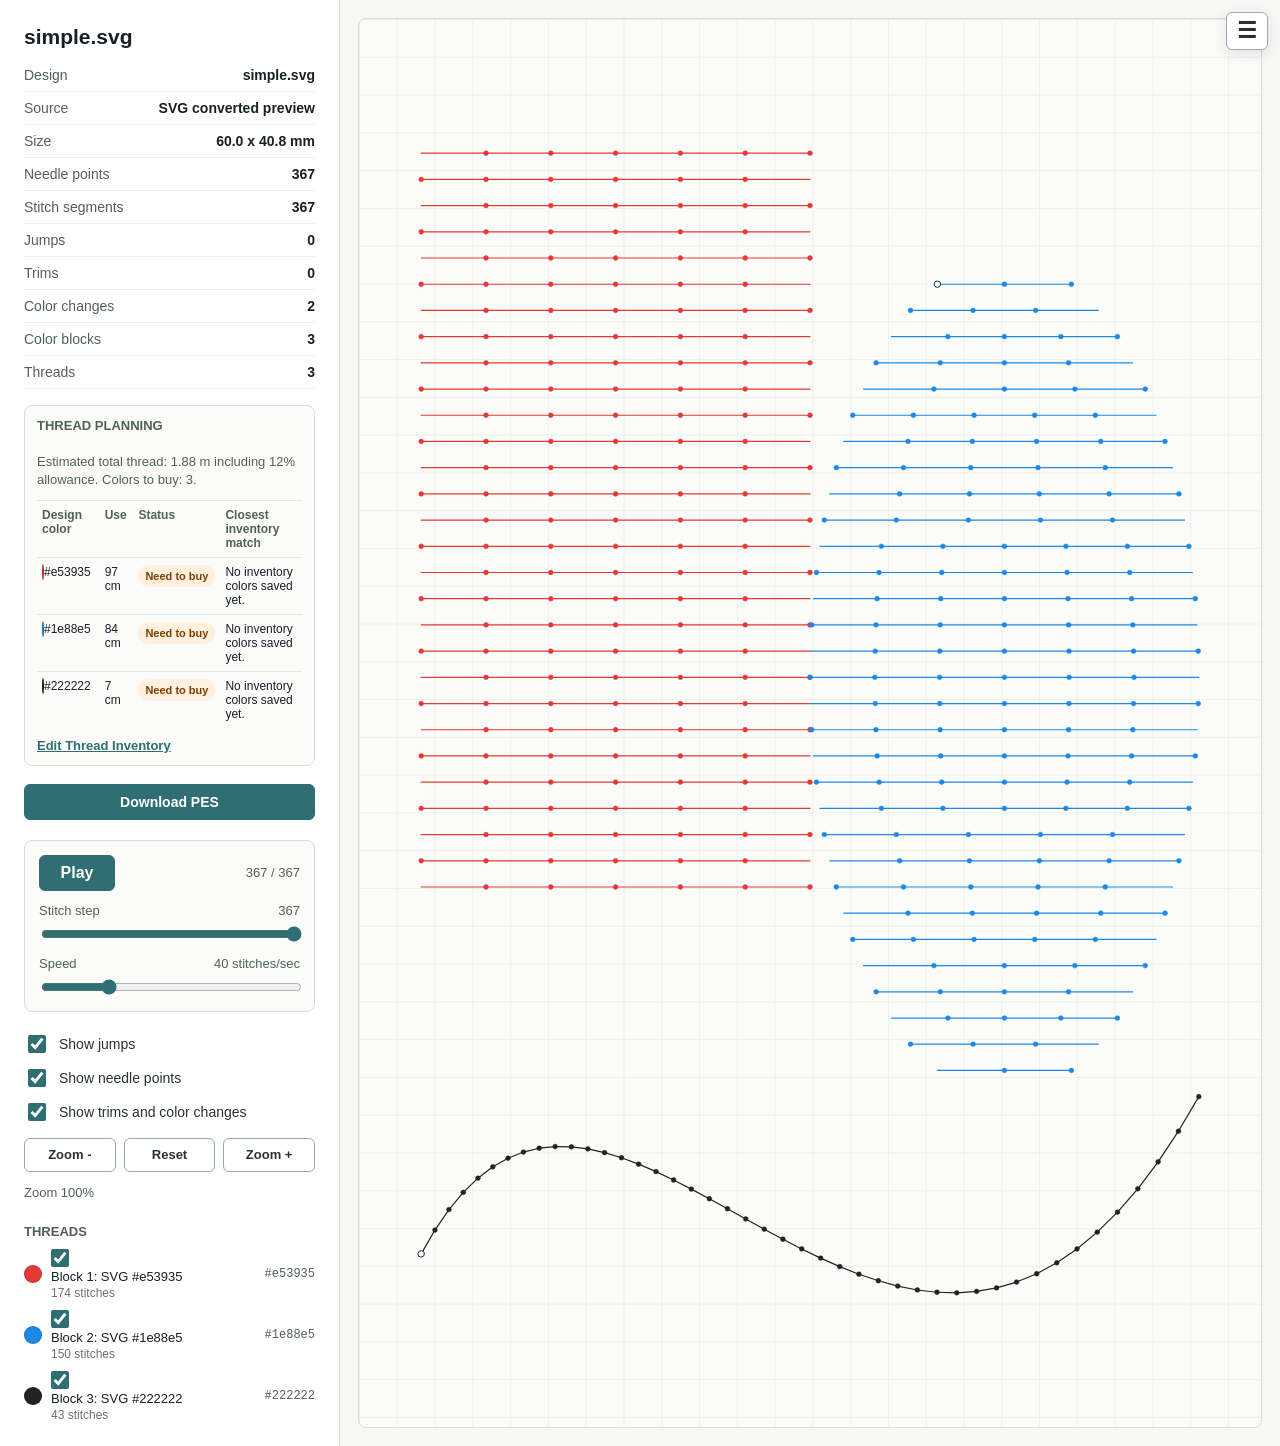
<file: examples/simple_svg_view.html>
<!doctype html>
<html lang="en">
<head>
  <meta charset="utf-8">
  <meta name="viewport" content="width=device-width, initial-scale=1">
  <title>simple.svg - Embroidery Viewer</title>
  <style>
    :root {
      color-scheme: light;
      font-family: Inter, Segoe UI, Arial, sans-serif;
      color: #172026;
      background: #f7f8f5;
    }
    * { box-sizing: border-box; }
    body {
      margin: 0;
      min-height: 100vh;
      display: grid;
      grid-template-columns: minmax(280px, 340px) 1fr;
    }
    aside {
      background: #ffffff;
      border-right: 1px solid #d9ded6;
      padding: 24px;
      overflow: auto;
    }
    main {
      min-width: 0;
      padding: 18px;
      display: flex;
      align-items: stretch;
    }
    h1 {
      margin: 0 0 18px;
      font-size: 21px;
      line-height: 1.2;
      overflow-wrap: anywhere;
    }
    h2 {
      margin: 24px 0 10px;
      font-size: 13px;
      text-transform: uppercase;
      letter-spacing: 0;
      color: #52605a;
    }
    .stats {
      display: grid;
      gap: 8px;
    }
    .stats div {
      display: flex;
      justify-content: space-between;
      gap: 14px;
      border-bottom: 1px solid #edf0eb;
      padding-bottom: 8px;
      font-size: 14px;
    }
    .stats span { color: #52605a; }
    .stats strong { text-align: right; }
    .thread-plan {
      display: grid;
      gap: 10px;
      margin: 16px 0 18px;
      padding: 12px;
      border: 1px solid #d9ded6;
      border-radius: 8px;
      background: #fbfcfa;
    }
    .thread-plan h2 {
      margin-top: 0;
    }
    .thread-plan p {
      margin: 0;
      color: #52605a;
      font-size: 13px;
      line-height: 1.4;
    }
    .thread-plan table {
      width: 100%;
      border-collapse: collapse;
      font-size: 12px;
    }
    .thread-plan th,
    .thread-plan td {
      padding: 7px 5px;
      border-top: 1px solid #e2e7df;
      text-align: left;
      vertical-align: top;
    }
    .thread-plan th {
      color: #52605a;
      font-weight: 700;
    }
    .thread-status {
      display: inline-flex;
      min-height: 22px;
      align-items: center;
      padding: 0 7px;
      border-radius: 999px;
      font-size: 11px;
      font-weight: 700;
      white-space: nowrap;
    }
    .thread-status.have {
      background: #e3f1ea;
      color: #245a39;
    }
    .thread-status.need {
      background: #fff0df;
      color: #7b3f00;
    }
    .inventory-link {
      color: #2f6f73;
      font-size: 13px;
      font-weight: 700;
    }
    .controls {
      display: grid;
      gap: 10px;
      margin-top: 20px;
    }
    .playback {
      display: grid;
      gap: 12px;
      margin: 20px 0 4px;
      padding: 14px;
      border: 1px solid #d9ded6;
      border-radius: 8px;
      background: #fbfcfa;
    }
    .toolpath-actions {
      display: grid;
      grid-template-columns: repeat(3, minmax(0, 1fr));
      gap: 8px;
      margin: 14px 0 0;
    }
    .toolpath-actions button {
      min-height: 34px;
      padding: 0 8px;
      border-color: #9aa9a3;
      background: #ffffff;
      color: #29332f;
      font-size: 13px;
      font-weight: 700;
    }
    .toolpath-actions button:hover {
      background: #eef4f1;
    }
    .zoom-readout {
      color: #52605a;
      font-size: 13px;
      font-variant-numeric: tabular-nums;
    }
    .transport {
      display: grid;
      grid-template-columns: 76px 1fr;
      gap: 10px;
      align-items: center;
    }
    button {
      min-height: 36px;
      border: 1px solid #2f6f73;
      border-radius: 6px;
      background: #2f6f73;
      color: #ffffff;
      font: inherit;
      font-weight: 700;
      cursor: pointer;
    }
    button:hover {
      background: #275f62;
    }
    .download-action {
      min-height: 36px;
      display: flex;
      align-items: center;
      justify-content: center;
      border: 1px solid #2f6f73;
      border-radius: 6px;
      background: #2f6f73;
      color: #ffffff;
      font-size: 14px;
      font-weight: 700;
      text-decoration: none;
    }
    .download-action:hover {
      background: #275f62;
    }
    .color-export {
      display: grid;
      gap: 12px;
    }
    .export-button {
      margin-top: 4px;
    }
    .counter {
      text-align: right;
      color: #52605a;
      font-size: 13px;
      font-variant-numeric: tabular-nums;
    }
    .range-row {
      display: grid;
      gap: 6px;
    }
    .range-row header {
      display: flex;
      justify-content: space-between;
      gap: 12px;
      font-size: 13px;
      color: #52605a;
    }
    input[type="range"] {
      width: 100%;
      accent-color: #2f6f73;
    }
    label {
      display: flex;
      align-items: center;
      gap: 10px;
      font-size: 14px;
      color: #29332f;
    }
    input[type="checkbox"] {
      width: 18px;
      height: 18px;
      accent-color: #2f6f73;
    }
    ul {
      list-style: none;
      margin: 0;
      padding: 0;
      display: grid;
      gap: 10px;
    }
    li {
      display: grid;
      grid-template-columns: 18px minmax(0, 1fr) auto;
      align-items: center;
      gap: 9px;
      font-size: 13px;
    }
    li span:nth-child(2) {
      display: grid;
      gap: 2px;
      min-width: 0;
    }
    .viewer-menu {
      position: fixed;
      z-index: 30;
      top: 12px;
      right: 12px;
    }
    .viewer-menu-button {
      width: 42px;
      min-height: 38px;
      padding: 0;
      border-color: #9aa9a3;
      background: #ffffff;
      color: #26332f;
      font-size: 22px;
      line-height: 1;
      box-shadow: 0 4px 14px rgba(23, 32, 38, 0.12);
    }
    .viewer-menu-panel {
      position: absolute;
      top: 46px;
      right: 0;
      width: 220px;
      display: none;
      gap: 6px;
      padding: 8px;
      border: 1px solid #d9ded6;
      border-radius: 8px;
      background: #ffffff;
      box-shadow: 0 12px 28px rgba(23, 32, 38, 0.18);
    }
    body.viewer-menu-open .viewer-menu-panel {
      display: grid;
    }
    .viewer-menu-panel a {
      min-height: 36px;
      display: flex;
      align-items: center;
      padding: 0 10px;
      border-radius: 6px;
      color: #26332f;
      text-decoration: none;
    }
    .viewer-menu-panel a:hover {
      background: #eaf2ef;
    }
    .block-toggle {
      width: 16px;
      height: 16px;
      margin: 0 6px 0 0;
      accent-color: #2f6f73;
      vertical-align: -2px;
    }
    small {
      color: #6a746f;
      font-size: 12px;
    }
    code {
      color: #52605a;
      font-size: 12px;
    }
    .swatch {
      width: 18px;
      height: 18px;
      border-radius: 50%;
      border: 1px solid rgba(0, 0, 0, 0.18);
    }
    .stage {
      width: 100%;
      min-height: calc(100vh - 36px);
      background:
        linear-gradient(#edf0eb 1px, transparent 1px),
        linear-gradient(90deg, #edf0eb 1px, transparent 1px),
        #fbfcfa;
      background-size: 10mm 10mm;
      border: 1px solid #d9ded6;
      border-radius: 8px;
      overflow: hidden;
      cursor: grab;
      touch-action: none;
    }
    .stage.dragging {
      cursor: grabbing;
    }
    canvas {
      width: 100%;
      height: 100%;
      min-height: calc(100vh - 38px);
      display: block;
    }
    .stitch {
      fill: none;
      stroke-width: 0.52;
      stroke-linecap: round;
      stroke-linejoin: round;
      vector-effect: non-scaling-stroke;
    }
    .jump {
      fill: none;
      stroke: #66736f;
      stroke-width: 0.32;
      stroke-dasharray: 1.6 1.2;
      opacity: 0.45;
      vector-effect: non-scaling-stroke;
    }
    .marker {
      vector-effect: non-scaling-stroke;
      stroke-width: 0.24;
      opacity: 0.85;
    }
    .needle-point {
      vector-effect: non-scaling-stroke;
      stroke: rgba(23, 32, 38, 0.65);
      stroke-width: 0.12;
      opacity: 0.85;
    }
    .trim { fill: #f6a623; stroke: #6c4710; }
    .color_change { fill: #ffffff; stroke: #243335; }
    body.hide-jumps .jump { display: none; }
    body.hide-markers .marker { display: none; }
    body.hide-points .needle-point { display: none; }
    @media (max-width: 820px) {
      body {
        grid-template-columns: 1fr;
      }
      aside {
        border-right: 0;
        border-bottom: 1px solid #d9ded6;
      }
      main {
        min-height: 62vh;
      }
      .stage, canvas {
        min-height: 62vh;
      }
    }
  </style>
</head>
<body data-stats="{&quot;Design&quot;: &quot;simple.svg&quot;, &quot;Source&quot;: &quot;SVG converted preview&quot;, &quot;Size&quot;: &quot;60.0 x 40.8 mm&quot;, &quot;Needle points&quot;: 367, &quot;Stitch segments&quot;: 367, &quot;Jumps&quot;: 0, &quot;Trims&quot;: 0, &quot;Color changes&quot;: 2, &quot;Color blocks&quot;: 3, &quot;Threads&quot;: 3}">
  <div class="viewer-menu">
    <button id="viewer-menu-toggle" class="viewer-menu-button" type="button" aria-label="Open menu">&#9776;</button>
    <nav class="viewer-menu-panel" aria-label="Application menu">
      <a href="/">Convert Another</a>
      <a href="/library">Library</a>
      <a href="/inventory">Thread Inventory</a>
      <a class="download-action" href="simple_svg_view.pes" download>Download PES</a>
    </nav>
  </div>
  <aside>
    <h1>simple.svg</h1>
    <section class="stats">
      <div><span>Design</span><strong>simple.svg</strong></div>
          <div><span>Source</span><strong>SVG converted preview</strong></div>
          <div><span>Size</span><strong>60.0 x 40.8 mm</strong></div>
          <div><span>Needle points</span><strong>367</strong></div>
          <div><span>Stitch segments</span><strong>367</strong></div>
          <div><span>Jumps</span><strong>0</strong></div>
          <div><span>Trims</span><strong>0</strong></div>
          <div><span>Color changes</span><strong>2</strong></div>
          <div><span>Color blocks</span><strong>3</strong></div>
          <div><span>Threads</span><strong>3</strong></div>
    </section>
    <section class="thread-plan"><h2>Thread Planning</h2><p>Estimated total thread: 1.88 m including 12% allowance. Colors to buy: 3.</p><table><thead><tr><th>Design color</th><th>Use</th><th>Status</th><th>Closest inventory match</th></tr></thead><tbody><tr><td><span class="swatch" style="background:#e53935"></span>#e53935</td><td>97 cm</td><td><span class="thread-status need">Need to buy</span></td><td>No inventory colors saved yet.</td></tr><tr><td><span class="swatch" style="background:#1e88e5"></span>#1e88e5</td><td>84 cm</td><td><span class="thread-status need">Need to buy</span></td><td>No inventory colors saved yet.</td></tr><tr><td><span class="swatch" style="background:#222222"></span>#222222</td><td>7 cm</td><td><span class="thread-status need">Need to buy</span></td><td>No inventory colors saved yet.</td></tr></tbody></table><a class="inventory-link" href="/inventory">Edit Thread Inventory</a></section>
    <a class="download-action" href="simple_svg_view.pes" download>Download PES</a>
    <section class="playback" aria-label="Stitch playback controls">
      <div class="transport">
        <button id="play-toggle" type="button">Play</button>
        <div id="step-counter" class="counter">0 / 367</div>
      </div>
      <div class="range-row">
        <header><span>Stitch step</span><span id="step-label">367</span></header>
        <input id="stitch-slider" type="range" min="0" max="367" value="367" step="1">
      </div>
      <div class="range-row">
        <header><span>Speed</span><span id="speed-label">40 stitches/sec</span></header>
        <input id="speed-slider" type="range" min="1" max="160" value="40" step="1">
      </div>
    </section>
    <section class="controls">
      <label><input id="toggle-jumps" type="checkbox" checked> Show jumps</label>
      <label><input id="toggle-points" type="checkbox" checked> Show needle points</label>
      <label><input id="toggle-markers" type="checkbox" checked> Show trims and color changes</label>
    </section>
    <section class="toolpath-actions" aria-label="Toolpath zoom controls">
      <button id="zoom-out" type="button">Zoom -</button>
      <button id="zoom-reset" type="button">Reset</button>
      <button id="zoom-in" type="button">Zoom +</button>
    </section>
    <p id="zoom-readout" class="zoom-readout">Zoom 100%</p>
    
    <h2>Threads</h2>
    <ul>
      <li><span class="swatch" style="background:#e53935"></span><span><input class="block-toggle" type="checkbox" value="0" checked aria-label="Include block 1">Block 1: SVG #e53935<small>174 stitches</small></span><code>#e53935</code></li>
          <li><span class="swatch" style="background:#1e88e5"></span><span><input class="block-toggle" type="checkbox" value="1" checked aria-label="Include block 2">Block 2: SVG #1e88e5<small>150 stitches</small></span><code>#1e88e5</code></li>
          <li><span class="swatch" style="background:#222222"></span><span><input class="block-toggle" type="checkbox" value="2" checked aria-label="Include block 3">Block 3: SVG #222222<small>43 stitches</small></span><code>#222222</code></li>
    </ul>
    
    
  </aside>
  <main>
    <div id="stage" class="stage">
      <canvas id="toolpath" data-initial-viewbox="{&quot;x&quot;: -34.79999999999999, &quot;y&quot;: -25.183841988755702, &quot;width&quot;: 69.6, &quot;height&quot;: 50.36768397751141}" aria-label="Embroidery stitch preview"></canvas>
    </div>
  </main>
  <script id="segment-data" type="application/json">[[-30.0,-20.384,-25.0,-20.384,1,0,1],[-25.0,-20.384,-20.0,-20.384,1,0,2],[-20.0,-20.384,-15.0,-20.384,1,0,3],[-15.0,-20.384,-10.0,-20.384,1,0,4],[-10.0,-20.384,-5.0,-20.384,1,0,5],[-5.0,-20.384,0.0,-20.384,1,0,6],[0.0,-19.446,-5.0,-19.446,1,0,7],[-5.0,-19.446,-10.0,-19.446,1,0,8],[-10.0,-19.446,-15.0,-19.446,1,0,9],[-15.0,-19.446,-20.0,-19.446,1,0,10],[-20.0,-19.446,-25.0,-19.446,1,0,11],[-25.0,-19.446,-30.0,-19.446,1,0,12],[-30.0,-18.509,-25.0,-18.509,1,0,13],[-25.0,-18.509,-20.0,-18.509,1,0,14],[-20.0,-18.509,-15.0,-18.509,1,0,15],[-15.0,-18.509,-10.0,-18.509,1,0,16],[-10.0,-18.509,-5.0,-18.509,1,0,17],[-5.0,-18.509,0.0,-18.509,1,0,18],[0.0,-17.571,-5.0,-17.571,1,0,19],[-5.0,-17.571,-10.0,-17.571,1,0,20],[-10.0,-17.571,-15.0,-17.571,1,0,21],[-15.0,-17.571,-20.0,-17.571,1,0,22],[-20.0,-17.571,-25.0,-17.571,1,0,23],[-25.0,-17.571,-30.0,-17.571,1,0,24],[-30.0,-16.634,-25.0,-16.634,1,0,25],[-25.0,-16.634,-20.0,-16.634,1,0,26],[-20.0,-16.634,-15.0,-16.634,1,0,27],[-15.0,-16.634,-10.0,-16.634,1,0,28],[-10.0,-16.634,-5.0,-16.634,1,0,29],[-5.0,-16.634,0.0,-16.634,1,0,30],[0.0,-15.696,-5.0,-15.696,1,0,31],[-5.0,-15.696,-10.0,-15.696,1,0,32],[-10.0,-15.696,-15.0,-15.696,1,0,33],[-15.0,-15.696,-20.0,-15.696,1,0,34],[-20.0,-15.696,-25.0,-15.696,1,0,35],[-25.0,-15.696,-30.0,-15.696,1,0,36],[-30.0,-14.759,-25.0,-14.759,1,0,37],[-25.0,-14.759,-20.0,-14.759,1,0,38],[-20.0,-14.759,-15.0,-14.759,1,0,39],[-15.0,-14.759,-10.0,-14.759,1,0,40],[-10.0,-14.759,-5.0,-14.759,1,0,41],[-5.0,-14.759,0.0,-14.759,1,0,42],[0.0,-13.821,-5.0,-13.821,1,0,43],[-5.0,-13.821,-10.0,-13.821,1,0,44],[-10.0,-13.821,-15.0,-13.821,1,0,45],[-15.0,-13.821,-20.0,-13.821,1,0,46],[-20.0,-13.821,-25.0,-13.821,1,0,47],[-25.0,-13.821,-30.0,-13.821,1,0,48],[-30.0,-12.884,-25.0,-12.884,1,0,49],[-25.0,-12.884,-20.0,-12.884,1,0,50],[-20.0,-12.884,-15.0,-12.884,1,0,51],[-15.0,-12.884,-10.0,-12.884,1,0,52],[-10.0,-12.884,-5.0,-12.884,1,0,53],[-5.0,-12.884,0.0,-12.884,1,0,54],[0.0,-11.946,-5.0,-11.946,1,0,55],[-5.0,-11.946,-10.0,-11.946,1,0,56],[-10.0,-11.946,-15.0,-11.946,1,0,57],[-15.0,-11.946,-20.0,-11.946,1,0,58],[-20.0,-11.946,-25.0,-11.946,1,0,59],[-25.0,-11.946,-30.0,-11.946,1,0,60],[-30.0,-11.009,-25.0,-11.009,1,0,61],[-25.0,-11.009,-20.0,-11.009,1,0,62],[-20.0,-11.009,-15.0,-11.009,1,0,63],[-15.0,-11.009,-10.0,-11.009,1,0,64],[-10.0,-11.009,-5.0,-11.009,1,0,65],[-5.0,-11.009,0.0,-11.009,1,0,66],[0.0,-10.071,-5.0,-10.071,1,0,67],[-5.0,-10.071,-10.0,-10.071,1,0,68],[-10.0,-10.071,-15.0,-10.071,1,0,69],[-15.0,-10.071,-20.0,-10.071,1,0,70],[-20.0,-10.071,-25.0,-10.071,1,0,71],[-25.0,-10.071,-30.0,-10.071,1,0,72],[-30.0,-9.134,-25.0,-9.134,1,0,73],[-25.0,-9.134,-20.0,-9.134,1,0,74],[-20.0,-9.134,-15.0,-9.134,1,0,75],[-15.0,-9.134,-10.0,-9.134,1,0,76],[-10.0,-9.134,-5.0,-9.134,1,0,77],[-5.0,-9.134,0.0,-9.134,1,0,78],[0.0,-8.196,-5.0,-8.196,1,0,79],[-5.0,-8.196,-10.0,-8.196,1,0,80],[-10.0,-8.196,-15.0,-8.196,1,0,81],[-15.0,-8.196,-20.0,-8.196,1,0,82],[-20.0,-8.196,-25.0,-8.196,1,0,83],[-25.0,-8.196,-30.0,-8.196,1,0,84],[-30.0,-7.259,-25.0,-7.259,1,0,85],[-25.0,-7.259,-20.0,-7.259,1,0,86],[-20.0,-7.259,-15.0,-7.259,1,0,87],[-15.0,-7.259,-10.0,-7.259,1,0,88],[-10.0,-7.259,-5.0,-7.259,1,0,89],[-5.0,-7.259,0.0,-7.259,1,0,90],[0.0,-6.321,-5.0,-6.321,1,0,91],[-5.0,-6.321,-10.0,-6.321,1,0,92],[-10.0,-6.321,-15.0,-6.321,1,0,93],[-15.0,-6.321,-20.0,-6.321,1,0,94],[-20.0,-6.321,-25.0,-6.321,1,0,95],[-25.0,-6.321,-30.0,-6.321,1,0,96],[-30.0,-5.384,-25.0,-5.384,1,0,97],[-25.0,-5.384,-20.0,-5.384,1,0,98],[-20.0,-5.384,-15.0,-5.384,1,0,99],[-15.0,-5.384,-10.0,-5.384,1,0,100],[-10.0,-5.384,-5.0,-5.384,1,0,101],[-5.0,-5.384,0.0,-5.384,1,0,102],[0.0,-4.446,-5.0,-4.446,1,0,103],[-5.0,-4.446,-10.0,-4.446,1,0,104],[-10.0,-4.446,-15.0,-4.446,1,0,105],[-15.0,-4.446,-20.0,-4.446,1,0,106],[-20.0,-4.446,-25.0,-4.446,1,0,107],[-25.0,-4.446,-30.0,-4.446,1,0,108],[-30.0,-3.509,-25.0,-3.509,1,0,109],[-25.0,-3.509,-20.0,-3.509,1,0,110],[-20.0,-3.509,-15.0,-3.509,1,0,111],[-15.0,-3.509,-10.0,-3.509,1,0,112],[-10.0,-3.509,-5.0,-3.509,1,0,113],[-5.0,-3.509,0.0,-3.509,1,0,114],[0.0,-2.571,-5.0,-2.571,1,0,115],[-5.0,-2.571,-10.0,-2.571,1,0,116],[-10.0,-2.571,-15.0,-2.571,1,0,117],[-15.0,-2.571,-20.0,-2.571,1,0,118],[-20.0,-2.571,-25.0,-2.571,1,0,119],[-25.0,-2.571,-30.0,-2.571,1,0,120],[-30.0,-1.634,-25.0,-1.634,1,0,121],[-25.0,-1.634,-20.0,-1.634,1,0,122],[-20.0,-1.634,-15.0,-1.634,1,0,123],[-15.0,-1.634,-10.0,-1.634,1,0,124],[-10.0,-1.634,-5.0,-1.634,1,0,125],[-5.0,-1.634,0.0,-1.634,1,0,126],[0.0,-0.696,-5.0,-0.696,1,0,127],[-5.0,-0.696,-10.0,-0.696,1,0,128],[-10.0,-0.696,-15.0,-0.696,1,0,129],[-15.0,-0.696,-20.0,-0.696,1,0,130],[-20.0,-0.696,-25.0,-0.696,1,0,131],[-25.0,-0.696,-30.0,-0.696,1,0,132],[-30.0,0.241,-25.0,0.241,1,0,133],[-25.0,0.241,-20.0,0.241,1,0,134],[-20.0,0.241,-15.0,0.241,1,0,135],[-15.0,0.241,-10.0,0.241,1,0,136],[-10.0,0.241,-5.0,0.241,1,0,137],[-5.0,0.241,0.0,0.241,1,0,138],[0.0,1.179,-5.0,1.179,1,0,139],[-5.0,1.179,-10.0,1.179,1,0,140],[-10.0,1.179,-15.0,1.179,1,0,141],[-15.0,1.179,-20.0,1.179,1,0,142],[-20.0,1.179,-25.0,1.179,1,0,143],[-25.0,1.179,-30.0,1.179,1,0,144],[-30.0,2.116,-25.0,2.116,1,0,145],[-25.0,2.116,-20.0,2.116,1,0,146],[-20.0,2.116,-15.0,2.116,1,0,147],[-15.0,2.116,-10.0,2.116,1,0,148],[-10.0,2.116,-5.0,2.116,1,0,149],[-5.0,2.116,0.0,2.116,1,0,150],[0.0,3.054,-5.0,3.054,1,0,151],[-5.0,3.054,-10.0,3.054,1,0,152],[-10.0,3.054,-15.0,3.054,1,0,153],[-15.0,3.054,-20.0,3.054,1,0,154],[-20.0,3.054,-25.0,3.054,1,0,155],[-25.0,3.054,-30.0,3.054,1,0,156],[-30.0,3.991,-25.0,3.991,1,0,157],[-25.0,3.991,-20.0,3.991,1,0,158],[-20.0,3.991,-15.0,3.991,1,0,159],[-15.0,3.991,-10.0,3.991,1,0,160],[-10.0,3.991,-5.0,3.991,1,0,161],[-5.0,3.991,0.0,3.991,1,0,162],[0.0,4.929,-5.0,4.929,1,0,163],[-5.0,4.929,-10.0,4.929,1,0,164],[-10.0,4.929,-15.0,4.929,1,0,165],[-15.0,4.929,-20.0,4.929,1,0,166],[-20.0,4.929,-25.0,4.929,1,0,167],[-25.0,4.929,-30.0,4.929,1,0,168],[-30.0,5.866,-25.0,5.866,1,0,169],[-25.0,5.866,-20.0,5.866,1,0,170],[-20.0,5.866,-15.0,5.866,1,0,171],[-15.0,5.866,-10.0,5.866,1,0,172],[-10.0,5.866,-5.0,5.866,1,0,173],[-5.0,5.866,0.0,5.866,1,0,174],[9.831,-15.696,15.0,-15.696,1,1,175],[15.0,-15.696,20.169,-15.696,1,1,176],[22.244,-14.759,17.415,-14.759,1,1,177],[17.415,-14.759,12.585,-14.759,1,1,178],[12.585,-14.759,7.756,-14.759,1,1,179],[6.283,-13.821,10.641,-13.821,1,1,180],[10.641,-13.821,15.0,-13.821,1,1,181],[15.0,-13.821,19.359,-13.821,1,1,182],[19.359,-13.821,23.717,-13.821,1,1,183],[24.897,-12.884,19.948,-12.884,1,1,184],[19.948,-12.884,15.0,-12.884,1,1,185],[15.0,-12.884,10.052,-12.884,1,1,186],[10.052,-12.884,5.103,-12.884,1,1,187],[4.127,-11.946,9.563,-11.946,1,1,188],[9.563,-11.946,15.0,-11.946,1,1,189],[15.0,-11.946,20.437,-11.946,1,1,190],[20.437,-11.946,25.873,-11.946,1,1,191],[26.7,-11.009,22.02,-11.009,1,1,192],[22.02,-11.009,17.34,-11.009,1,1,193],[17.34,-11.009,12.66,-11.009,1,1,194],[12.66,-11.009,7.98,-11.009,1,1,195],[7.98,-11.009,3.3,-11.009,1,1,196],[2.605,-10.071,7.563,-10.071,1,1,197],[7.563,-10.071,12.521,-10.071,1,1,198],[12.521,-10.071,17.479,-10.071,1,1,199],[17.479,-10.071,22.437,-10.071,1,1,200],[22.437,-10.071,27.395,-10.071,1,1,201],[27.972,-9.134,22.783,-9.134,1,1,202],[22.783,-9.134,17.594,-9.134,1,1,203],[17.594,-9.134,12.406,-9.134,1,1,204],[12.406,-9.134,7.217,-9.134,1,1,205],[7.217,-9.134,2.028,-9.134,1,1,206],[1.531,-8.196,6.918,-8.196,1,1,207],[6.918,-8.196,12.306,-8.196,1,1,208],[12.306,-8.196,17.694,-8.196,1,1,209],[17.694,-8.196,23.082,-8.196,1,1,210],[23.082,-8.196,28.469,-8.196,1,1,211],[28.899,-7.259,23.34,-7.259,1,1,212],[23.34,-7.259,17.78,-7.259,1,1,213],[17.78,-7.259,12.22,-7.259,1,1,214],[12.22,-7.259,6.66,-7.259,1,1,215],[6.66,-7.259,1.101,-7.259,1,1,216],[0.765,-6.321,5.51,-6.321,1,1,217],[5.51,-6.321,10.255,-6.321,1,1,218],[10.255,-6.321,15.0,-6.321,1,1,219],[15.0,-6.321,19.745,-6.321,1,1,220],[19.745,-6.321,24.49,-6.321,1,1,221],[24.49,-6.321,29.235,-6.321,1,1,222],[29.505,-5.384,24.67,-5.384,1,1,223],[24.67,-5.384,19.835,-5.384,1,1,224],[19.835,-5.384,15.0,-5.384,1,1,225],[15.0,-5.384,10.165,-5.384,1,1,226],[10.165,-5.384,5.33,-5.384,1,1,227],[5.33,-5.384,0.495,-5.384,1,1,228],[0.271,-4.446,5.181,-4.446,1,1,229],[5.181,-4.446,10.09,-4.446,1,1,230],[10.09,-4.446,15.0,-4.446,1,1,231],[15.0,-4.446,19.91,-4.446,1,1,232],[19.91,-4.446,24.819,-4.446,1,1,233],[24.819,-4.446,29.729,-4.446,1,1,234],[29.868,-3.509,24.912,-3.509,1,1,235],[24.912,-3.509,19.956,-3.509,1,1,236],[19.956,-3.509,15.0,-3.509,1,1,237],[15.0,-3.509,10.044,-3.509,1,1,238],[10.044,-3.509,5.088,-3.509,1,1,239],[5.088,-3.509,0.132,-3.509,1,1,240],[0.046,-2.571,5.031,-2.571,1,1,241],[5.031,-2.571,10.015,-2.571,1,1,242],[10.015,-2.571,15.0,-2.571,1,1,243],[15.0,-2.571,19.985,-2.571,1,1,244],[19.985,-2.571,24.969,-2.571,1,1,245],[24.969,-2.571,29.954,-2.571,1,1,246],[30.0,-1.634,25.0,-1.634,1,1,247],[25.0,-1.634,20.0,-1.634,1,1,248],[20.0,-1.634,15.0,-1.634,1,1,249],[15.0,-1.634,10.0,-1.634,1,1,250],[10.0,-1.634,5.0,-1.634,1,1,251],[5.0,-1.634,0.0,-1.634,1,1,252],[0.046,-0.696,5.031,-0.696,1,1,253],[5.031,-0.696,10.015,-0.696,1,1,254],[10.015,-0.696,15.0,-0.696,1,1,255],[15.0,-0.696,19.985,-0.696,1,1,256],[19.985,-0.696,24.969,-0.696,1,1,257],[24.969,-0.696,29.954,-0.696,1,1,258],[29.868,0.241,24.912,0.241,1,1,259],[24.912,0.241,19.956,0.241,1,1,260],[19.956,0.241,15.0,0.241,1,1,261],[15.0,0.241,10.044,0.241,1,1,262],[10.044,0.241,5.088,0.241,1,1,263],[5.088,0.241,0.132,0.241,1,1,264],[0.271,1.179,5.181,1.179,1,1,265],[5.181,1.179,10.09,1.179,1,1,266],[10.09,1.179,15.0,1.179,1,1,267],[15.0,1.179,19.91,1.179,1,1,268],[19.91,1.179,24.819,1.179,1,1,269],[24.819,1.179,29.729,1.179,1,1,270],[29.505,2.116,24.67,2.116,1,1,271],[24.67,2.116,19.835,2.116,1,1,272],[19.835,2.116,15.0,2.116,1,1,273],[15.0,2.116,10.165,2.116,1,1,274],[10.165,2.116,5.33,2.116,1,1,275],[5.33,2.116,0.495,2.116,1,1,276],[0.765,3.054,5.51,3.054,1,1,277],[5.51,3.054,10.255,3.054,1,1,278],[10.255,3.054,15.0,3.054,1,1,279],[15.0,3.054,19.745,3.054,1,1,280],[19.745,3.054,24.49,3.054,1,1,281],[24.49,3.054,29.235,3.054,1,1,282],[28.899,3.991,23.34,3.991,1,1,283],[23.34,3.991,17.78,3.991,1,1,284],[17.78,3.991,12.22,3.991,1,1,285],[12.22,3.991,6.66,3.991,1,1,286],[6.66,3.991,1.101,3.991,1,1,287],[1.531,4.929,6.918,4.929,1,1,288],[6.918,4.929,12.306,4.929,1,1,289],[12.306,4.929,17.694,4.929,1,1,290],[17.694,4.929,23.082,4.929,1,1,291],[23.082,4.929,28.469,4.929,1,1,292],[27.972,5.866,22.783,5.866,1,1,293],[22.783,5.866,17.594,5.866,1,1,294],[17.594,5.866,12.406,5.866,1,1,295],[12.406,5.866,7.217,5.866,1,1,296],[7.217,5.866,2.028,5.866,1,1,297],[2.605,6.804,7.563,6.804,1,1,298],[7.563,6.804,12.521,6.804,1,1,299],[12.521,6.804,17.479,6.804,1,1,300],[17.479,6.804,22.437,6.804,1,1,301],[22.437,6.804,27.395,6.804,1,1,302],[26.7,7.741,22.02,7.741,1,1,303],[22.02,7.741,17.34,7.741,1,1,304],[17.34,7.741,12.66,7.741,1,1,305],[12.66,7.741,7.98,7.741,1,1,306],[7.98,7.741,3.3,7.741,1,1,307],[4.127,8.679,9.563,8.679,1,1,308],[9.563,8.679,15.0,8.679,1,1,309],[15.0,8.679,20.437,8.679,1,1,310],[20.437,8.679,25.873,8.679,1,1,311],[24.897,9.616,19.948,9.616,1,1,312],[19.948,9.616,15.0,9.616,1,1,313],[15.0,9.616,10.052,9.616,1,1,314],[10.052,9.616,5.103,9.616,1,1,315],[6.283,10.554,10.641,10.554,1,1,316],[10.641,10.554,15.0,10.554,1,1,317],[15.0,10.554,19.359,10.554,1,1,318],[19.359,10.554,23.717,10.554,1,1,319],[22.244,11.491,17.415,11.491,1,1,320],[17.415,11.491,12.585,11.491,1,1,321],[12.585,11.491,7.756,11.491,1,1,322],[9.831,12.429,15.0,12.429,1,1,323],[15.0,12.429,20.169,12.429,1,1,324],[-30.0,18.991,-28.941,18.138,1,2,325],[-28.941,18.138,-27.859,17.407,1,2,326],[-27.859,17.407,-26.753,16.79,1,2,327],[-26.753,16.79,-25.625,16.283,1,2,328],[-25.625,16.283,-24.475,15.877,1,2,329],[-24.475,15.877,-23.303,15.568,1,2,330],[-23.303,15.568,-22.111,15.348,1,2,331],[-22.111,15.348,-20.897,15.211,1,2,332],[-20.897,15.211,-19.664,15.151,1,2,333],[-19.664,15.151,-18.412,15.162,1,2,334],[-18.412,15.162,-17.142,15.236,1,2,335],[-17.142,15.236,-15.853,15.369,1,2,336],[-15.853,15.369,-14.546,15.552,1,2,337],[-14.546,15.552,-13.223,15.781,1,2,338],[-13.223,15.781,-11.883,16.048,1,2,339],[-11.883,16.048,-10.527,16.348,1,2,340],[-10.527,16.348,-9.156,16.674,1,2,341],[-9.156,16.674,-7.77,17.019,1,2,342],[-7.77,17.019,-6.37,17.377,1,2,343],[-6.37,17.377,-4.957,17.742,1,2,344],[-4.957,17.742,-3.53,18.107,1,2,345],[-3.53,18.107,-2.092,18.467,1,2,346],[-2.092,18.467,-0.641,18.814,1,2,347],[-0.641,18.814,0.821,19.142,1,2,348],[0.821,19.142,2.294,19.446,1,2,349],[2.294,19.446,3.777,19.718,1,2,350],[3.777,19.718,5.27,19.952,1,2,351],[5.27,19.952,6.772,20.142,1,2,352],[6.772,20.142,8.282,20.282,1,2,353],[8.282,20.282,9.8,20.364,1,2,354],[9.8,20.364,11.326,20.384,1,2,355],[11.326,20.384,12.858,20.334,1,2,356],[12.858,20.334,14.397,20.208,1,2,357],[14.397,20.208,15.941,19.999,1,2,358],[15.941,19.999,17.49,19.702,1,2,359],[17.49,19.702,19.044,19.31,1,2,360],[19.044,19.31,20.602,18.816,1,2,361],[20.602,18.816,22.163,18.214,1,2,362],[22.163,18.214,23.727,17.498,1,2,363],[23.727,17.498,25.293,16.662,1,2,364],[25.293,16.662,26.861,15.699,1,2,365],[26.861,15.699,28.43,14.602,1,2,366],[28.43,14.602,30.0,13.366,1,2,367]]</script>
  <script id="marker-data" type="application/json">[[9.831,-15.696,"color_change",174],[-30.0,18.991,"color_change",324]]</script>
  <script id="palette-data" type="application/json">["#e53935","#1e88e5","#222222"]</script>
  <script>
    const jumps = document.getElementById("toggle-jumps");
    const points = document.getElementById("toggle-points");
    const markers = document.getElementById("toggle-markers");
    const playToggle = document.getElementById("play-toggle");
    const stitchSlider = document.getElementById("stitch-slider");
    const speedSlider = document.getElementById("speed-slider");
    const stepCounter = document.getElementById("step-counter");
    const stepLabel = document.getElementById("step-label");
    const speedLabel = document.getElementById("speed-label");
    const stage = document.getElementById("stage");
    const toolpath = document.getElementById("toolpath");
    const zoomIn = document.getElementById("zoom-in");
    const zoomOut = document.getElementById("zoom-out");
    const zoomReset = document.getElementById("zoom-reset");
    const zoomReadout = document.getElementById("zoom-readout");
    const viewerMenuToggle = document.getElementById("viewer-menu-toggle");
    const ctx = toolpath.getContext("2d");
    const segments = JSON.parse(document.getElementById("segment-data").textContent);
    const markerData = JSON.parse(document.getElementById("marker-data").textContent);
    const palette = JSON.parse(document.getElementById("palette-data").textContent);
    const blockToggles = [...document.querySelectorAll(".block-toggle")];
    const selectedBlocksInput = document.getElementById("selected-blocks");
    let selectedBlocks = new Set(blockToggles.map((toggle) => Number(toggle.value)));
    const maxStep = 367;
    const initialViewBox = JSON.parse(toolpath.dataset.initialViewbox);
    let viewBoxState = { ...initialViewBox };
    let currentStep = maxStep;
    let playing = false;
    let lastFrame = 0;
    let carry = 0;
    let showJumps = true;
    let showPoints = true;
    let showMarkers = true;
    let deviceScale = 1;

    function resizeCanvas() {
      const rect = toolpath.getBoundingClientRect();
      deviceScale = window.devicePixelRatio || 1;
      const width = Math.max(1, Math.round(rect.width * deviceScale));
      const height = Math.max(1, Math.round(rect.height * deviceScale));
      if (toolpath.width !== width || toolpath.height !== height) {
        toolpath.width = width;
        toolpath.height = height;
      }
      renderScene();
    }

    function toCanvasX(x) {
      return ((x - viewBoxState.x) / viewBoxState.width) * toolpath.width;
    }

    function toCanvasY(y) {
      return ((y - viewBoxState.y) / viewBoxState.height) * toolpath.height;
    }

    function renderScene() {
      if (!ctx) return;
      ctx.clearRect(0, 0, toolpath.width, toolpath.height);
      ctx.lineCap = "round";
      ctx.lineJoin = "round";

      const stitchWidth = Math.max(0.8, deviceScale * 1.2);
      const jumpWidth = Math.max(0.6, deviceScale * 0.8);
      for (const segment of segments) {
        const step = segment[6];
        if (step > currentStep) continue;
        if (!selectedBlocks.has(segment[5])) continue;
        const isStitch = segment[4] === 1;
        if (!isStitch && !showJumps) continue;
        ctx.beginPath();
        ctx.strokeStyle = isStitch ? palette[segment[5]] : "#66736f";
        ctx.globalAlpha = isStitch ? 1 : 0.45;
        ctx.lineWidth = isStitch ? stitchWidth : jumpWidth;
        if (!isStitch) ctx.setLineDash([deviceScale * 5, deviceScale * 4]);
        else ctx.setLineDash([]);
        ctx.moveTo(toCanvasX(segment[0]), toCanvasY(segment[1]));
        ctx.lineTo(toCanvasX(segment[2]), toCanvasY(segment[3]));
        ctx.stroke();
      }
      ctx.setLineDash([]);
      ctx.globalAlpha = 1;

      const zoom = initialViewBox.width / viewBoxState.width;
      if (showPoints && (currentStep <= 20000 || zoom >= 2)) {
        const radius = stitchWidth * 2;
        for (const segment of segments) {
          if (segment[4] !== 1 || segment[6] > currentStep) continue;
          if (!selectedBlocks.has(segment[5])) continue;
          ctx.beginPath();
          ctx.fillStyle = palette[segment[5]];
          ctx.strokeStyle = palette[segment[5]];
          ctx.lineWidth = Math.max(0.5, stitchWidth * 0.25);
          ctx.arc(toCanvasX(segment[2]), toCanvasY(segment[3]), radius, 0, Math.PI * 2);
          ctx.fill();
          ctx.stroke();
        }
      }

      if (showMarkers) {
        for (const marker of markerData) {
          if (marker[3] > currentStep) continue;
          const x = toCanvasX(marker[0]);
          const y = toCanvasY(marker[1]);
          ctx.beginPath();
          ctx.fillStyle = marker[2] === "trim" ? "#f6a623" : "#ffffff";
          ctx.strokeStyle = marker[2] === "trim" ? "#6c4710" : "#243335";
          ctx.lineWidth = Math.max(0.8, deviceScale);
          ctx.arc(x, y, Math.max(3, deviceScale * 3.2), 0, Math.PI * 2);
          ctx.fill();
          ctx.stroke();
        }
      }
    }

    function setViewBox(next) {
      viewBoxState = next;
      const zoomPercent = Math.round((initialViewBox.width / viewBoxState.width) * 100);
      zoomReadout.textContent = `Zoom ${zoomPercent}%`;
      renderScene();
    }

    function svgPointFromEvent(event) {
      const rect = toolpath.getBoundingClientRect();
      const px = (event.clientX - rect.left) / Math.max(rect.width, 1);
      const py = (event.clientY - rect.top) / Math.max(rect.height, 1);
      return {
        x: viewBoxState.x + px * viewBoxState.width,
        y: viewBoxState.y + py * viewBoxState.height,
      };
    }

    function zoomAt(factor, center) {
      const nextWidth = Math.min(initialViewBox.width * 8, Math.max(initialViewBox.width / 80, viewBoxState.width * factor));
      const nextHeight = Math.min(initialViewBox.height * 8, Math.max(initialViewBox.height / 80, viewBoxState.height * factor));
      const anchor = center || {
        x: viewBoxState.x + viewBoxState.width / 2,
        y: viewBoxState.y + viewBoxState.height / 2,
      };
      const xRatio = (anchor.x - viewBoxState.x) / viewBoxState.width;
      const yRatio = (anchor.y - viewBoxState.y) / viewBoxState.height;
      setViewBox({
        x: anchor.x - nextWidth * xRatio,
        y: anchor.y - nextHeight * yRatio,
        width: nextWidth,
        height: nextHeight,
      });
    }

    function resetZoom() {
      setViewBox({ ...initialViewBox });
    }

    function syncSelectedBlocks() {
      selectedBlocks = new Set(
        blockToggles.filter((toggle) => toggle.checked).map((toggle) => Number(toggle.value))
      );
      if (selectedBlocksInput) {
        selectedBlocksInput.value = [...selectedBlocks].sort((a, b) => a - b).join(",");
      }
      renderScene();
    }

    function applyTimeline(step) {
      currentStep = Math.max(0, Math.min(maxStep, Math.round(step)));
      stitchSlider.value = String(currentStep);
      stepLabel.textContent = String(currentStep);
      stepCounter.textContent = `${currentStep} / ${maxStep}`;
      renderScene();
      if (currentStep >= maxStep && playing) {
        stopPlayback();
      }
    }

    function stopPlayback() {
      playing = false;
      playToggle.textContent = "Play";
      lastFrame = 0;
      carry = 0;
    }

    function tick(timestamp) {
      if (!playing) return;
      if (!lastFrame) lastFrame = timestamp;
      const elapsed = (timestamp - lastFrame) / 1000;
      lastFrame = timestamp;
      carry += elapsed * Number(speedSlider.value);
      const advance = Math.floor(carry);
      if (advance > 0) {
        carry -= advance;
        applyTimeline(currentStep + advance);
      }
      if (playing) requestAnimationFrame(tick);
    }

    function startPlayback() {
      if (currentStep >= maxStep) {
        applyTimeline(0);
      }
      playing = true;
      playToggle.textContent = "Pause";
      requestAnimationFrame(tick);
    }

    playToggle.addEventListener("click", () => {
      if (playing) {
        stopPlayback();
      } else {
        startPlayback();
      }
    });
    viewerMenuToggle.addEventListener("click", () => {
      document.body.classList.toggle("viewer-menu-open");
    });
    document.addEventListener("click", (event) => {
      if (!event.target.closest(".viewer-menu")) {
        document.body.classList.remove("viewer-menu-open");
      }
    });
    stitchSlider.addEventListener("input", () => {
      stopPlayback();
      applyTimeline(Number(stitchSlider.value));
    });
    speedSlider.addEventListener("input", () => {
      speedLabel.textContent = `${speedSlider.value} stitches/sec`;
    });
    zoomIn.addEventListener("click", () => zoomAt(0.75));
    zoomOut.addEventListener("click", () => zoomAt(1.35));
    zoomReset.addEventListener("click", resetZoom);
    stage.addEventListener("wheel", (event) => {
      event.preventDefault();
      zoomAt(event.deltaY < 0 ? 0.88 : 1.14, svgPointFromEvent(event));
    }, { passive: false });

    let dragStart = null;
    stage.addEventListener("pointerdown", (event) => {
      if (event.button !== 0) return;
      dragStart = {
        clientX: event.clientX,
        clientY: event.clientY,
        viewBox: { ...viewBoxState },
      };
      stage.classList.add("dragging");
      stage.setPointerCapture(event.pointerId);
    });
    stage.addEventListener("pointermove", (event) => {
      if (!dragStart) return;
      const rect = toolpath.getBoundingClientRect();
      const dx = ((event.clientX - dragStart.clientX) / Math.max(rect.width, 1)) * dragStart.viewBox.width;
      const dy = ((event.clientY - dragStart.clientY) / Math.max(rect.height, 1)) * dragStart.viewBox.height;
      setViewBox({
        x: dragStart.viewBox.x - dx,
        y: dragStart.viewBox.y - dy,
        width: dragStart.viewBox.width,
        height: dragStart.viewBox.height,
      });
    });
    function endDrag(event) {
      if (!dragStart) return;
      dragStart = null;
      stage.classList.remove("dragging");
      if (stage.hasPointerCapture(event.pointerId)) {
        stage.releasePointerCapture(event.pointerId);
      }
    }
    stage.addEventListener("pointerup", endDrag);
    stage.addEventListener("pointercancel", endDrag);
    jumps.addEventListener("change", () => {
      showJumps = jumps.checked;
      renderScene();
    });
    points.addEventListener("change", () => {
      showPoints = points.checked;
      renderScene();
    });
    markers.addEventListener("change", () => {
      showMarkers = markers.checked;
      renderScene();
    });
    for (const toggle of blockToggles) {
      toggle.addEventListener("change", syncSelectedBlocks);
    }
    window.addEventListener("resize", resizeCanvas);
    syncSelectedBlocks();
    resetZoom();
    applyTimeline(maxStep);
    resizeCanvas();
  </script>
</body>
</html>
</file>
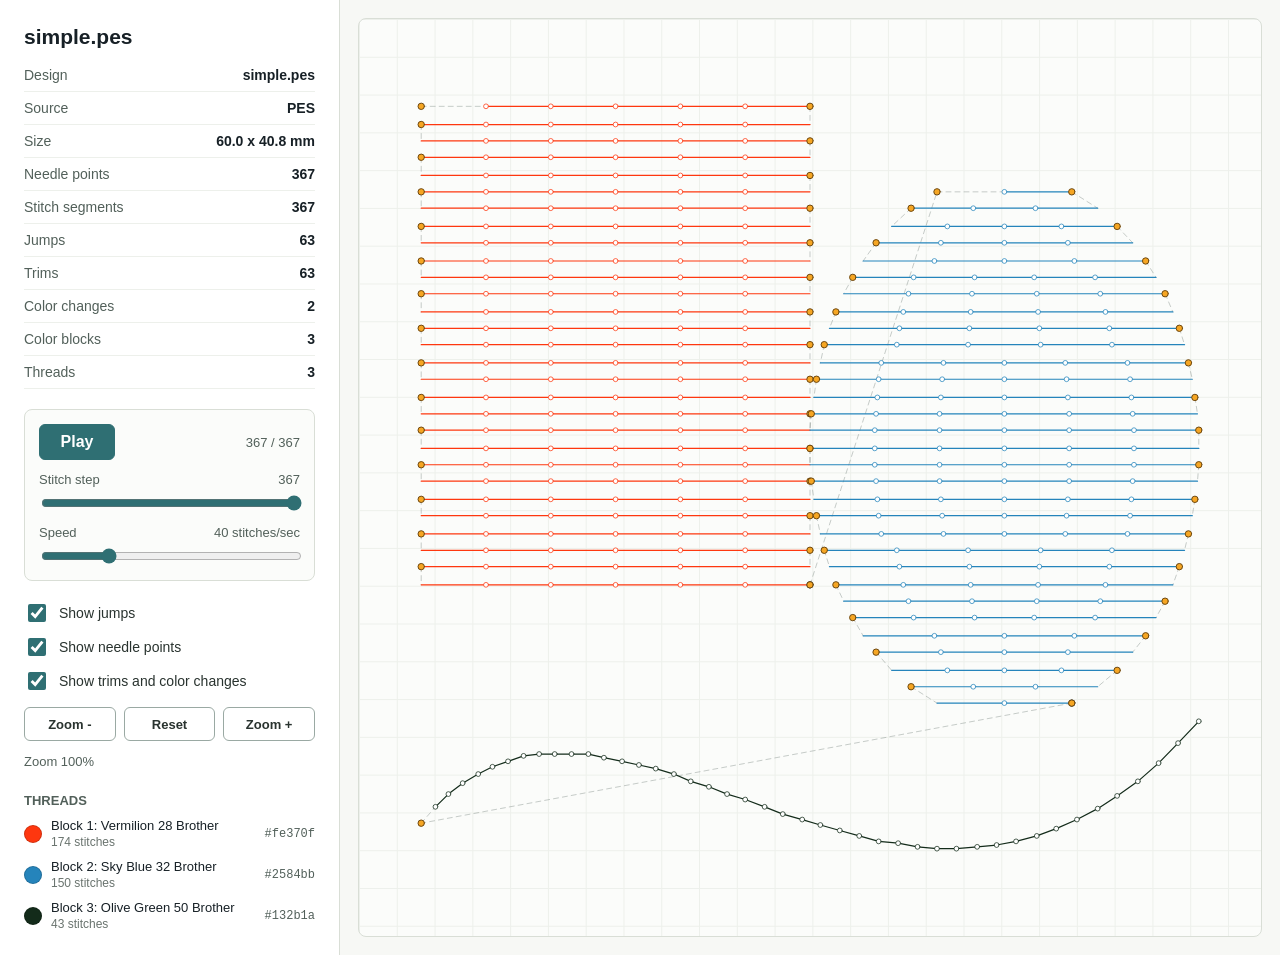
<file: examples/simple_view.html>
<!doctype html>
<html lang="en">
<head>
  <meta charset="utf-8">
  <meta name="viewport" content="width=device-width, initial-scale=1">
  <title>simple.pes - Embroidery Viewer</title>
  <style>
    :root {
      color-scheme: light;
      font-family: Inter, Segoe UI, Arial, sans-serif;
      color: #172026;
      background: #f7f8f5;
    }
    * { box-sizing: border-box; }
    body {
      margin: 0;
      min-height: 100vh;
      display: grid;
      grid-template-columns: minmax(280px, 340px) 1fr;
    }
    aside {
      background: #ffffff;
      border-right: 1px solid #d9ded6;
      padding: 24px;
      overflow: auto;
    }
    main {
      min-width: 0;
      padding: 18px;
      display: flex;
      align-items: stretch;
    }
    h1 {
      margin: 0 0 18px;
      font-size: 21px;
      line-height: 1.2;
      overflow-wrap: anywhere;
    }
    h2 {
      margin: 24px 0 10px;
      font-size: 13px;
      text-transform: uppercase;
      letter-spacing: 0;
      color: #52605a;
    }
    .stats {
      display: grid;
      gap: 8px;
    }
    .stats div {
      display: flex;
      justify-content: space-between;
      gap: 14px;
      border-bottom: 1px solid #edf0eb;
      padding-bottom: 8px;
      font-size: 14px;
    }
    .stats span { color: #52605a; }
    .stats strong { text-align: right; }
    .controls {
      display: grid;
      gap: 10px;
      margin-top: 20px;
    }
    .playback {
      display: grid;
      gap: 12px;
      margin: 20px 0 4px;
      padding: 14px;
      border: 1px solid #d9ded6;
      border-radius: 8px;
      background: #fbfcfa;
    }
    .toolpath-actions {
      display: grid;
      grid-template-columns: repeat(3, minmax(0, 1fr));
      gap: 8px;
      margin: 14px 0 0;
    }
    .toolpath-actions button {
      min-height: 34px;
      padding: 0 8px;
      border-color: #9aa9a3;
      background: #ffffff;
      color: #29332f;
      font-size: 13px;
      font-weight: 700;
    }
    .toolpath-actions button:hover {
      background: #eef4f1;
    }
    .zoom-readout {
      color: #52605a;
      font-size: 13px;
      font-variant-numeric: tabular-nums;
    }
    .transport {
      display: grid;
      grid-template-columns: 76px 1fr;
      gap: 10px;
      align-items: center;
    }
    button {
      min-height: 36px;
      border: 1px solid #2f6f73;
      border-radius: 6px;
      background: #2f6f73;
      color: #ffffff;
      font: inherit;
      font-weight: 700;
      cursor: pointer;
    }
    button:hover {
      background: #275f62;
    }
    .download-action {
      min-height: 36px;
      display: flex;
      align-items: center;
      justify-content: center;
      border: 1px solid #2f6f73;
      border-radius: 6px;
      background: #2f6f73;
      color: #ffffff;
      font-size: 14px;
      font-weight: 700;
      text-decoration: none;
    }
    .download-action:hover {
      background: #275f62;
    }
    .counter {
      text-align: right;
      color: #52605a;
      font-size: 13px;
      font-variant-numeric: tabular-nums;
    }
    .range-row {
      display: grid;
      gap: 6px;
    }
    .range-row header {
      display: flex;
      justify-content: space-between;
      gap: 12px;
      font-size: 13px;
      color: #52605a;
    }
    input[type="range"] {
      width: 100%;
      accent-color: #2f6f73;
    }
    label {
      display: flex;
      align-items: center;
      gap: 10px;
      font-size: 14px;
      color: #29332f;
    }
    input[type="checkbox"] {
      width: 18px;
      height: 18px;
      accent-color: #2f6f73;
    }
    ul {
      list-style: none;
      margin: 0;
      padding: 0;
      display: grid;
      gap: 10px;
    }
    li {
      display: grid;
      grid-template-columns: 18px minmax(0, 1fr) auto;
      align-items: center;
      gap: 9px;
      font-size: 13px;
    }
    li span:nth-child(2) {
      display: grid;
      gap: 2px;
      min-width: 0;
    }
    small {
      color: #6a746f;
      font-size: 12px;
    }
    code {
      color: #52605a;
      font-size: 12px;
    }
    .swatch {
      width: 18px;
      height: 18px;
      border-radius: 50%;
      border: 1px solid rgba(0, 0, 0, 0.18);
    }
    .stage {
      width: 100%;
      min-height: calc(100vh - 36px);
      background:
        linear-gradient(#edf0eb 1px, transparent 1px),
        linear-gradient(90deg, #edf0eb 1px, transparent 1px),
        #fbfcfa;
      background-size: 10mm 10mm;
      border: 1px solid #d9ded6;
      border-radius: 8px;
      overflow: hidden;
      cursor: grab;
      touch-action: none;
    }
    .stage.dragging {
      cursor: grabbing;
    }
    canvas {
      width: 100%;
      height: 100%;
      min-height: calc(100vh - 38px);
      display: block;
    }
    .stitch {
      fill: none;
      stroke-width: 0.52;
      stroke-linecap: round;
      stroke-linejoin: round;
      vector-effect: non-scaling-stroke;
    }
    .jump {
      fill: none;
      stroke: #66736f;
      stroke-width: 0.32;
      stroke-dasharray: 1.6 1.2;
      opacity: 0.45;
      vector-effect: non-scaling-stroke;
    }
    .marker {
      vector-effect: non-scaling-stroke;
      stroke-width: 0.24;
      opacity: 0.85;
    }
    .needle-point {
      vector-effect: non-scaling-stroke;
      stroke: rgba(23, 32, 38, 0.65);
      stroke-width: 0.12;
      opacity: 0.85;
    }
    .trim { fill: #f6a623; stroke: #6c4710; }
    .color_change { fill: #ffffff; stroke: #243335; }
    body.hide-jumps .jump { display: none; }
    body.hide-markers .marker { display: none; }
    body.hide-points .needle-point { display: none; }
    @media (max-width: 820px) {
      body {
        grid-template-columns: 1fr;
      }
      aside {
        border-right: 0;
        border-bottom: 1px solid #d9ded6;
      }
      main {
        min-height: 62vh;
      }
      .stage, canvas {
        min-height: 62vh;
      }
    }
  </style>
</head>
<body data-stats="{&quot;Design&quot;: &quot;simple.pes&quot;, &quot;Source&quot;: &quot;PES&quot;, &quot;Size&quot;: &quot;60.0 x 40.8 mm&quot;, &quot;Needle points&quot;: 367, &quot;Stitch segments&quot;: 367, &quot;Jumps&quot;: 63, &quot;Trims&quot;: 63, &quot;Color changes&quot;: 2, &quot;Color blocks&quot;: 3, &quot;Threads&quot;: 3}">
  <aside>
    <h1>simple.pes</h1>
    <section class="stats">
      <div><span>Design</span><strong>simple.pes</strong></div>
          <div><span>Source</span><strong>PES</strong></div>
          <div><span>Size</span><strong>60.0 x 40.8 mm</strong></div>
          <div><span>Needle points</span><strong>367</strong></div>
          <div><span>Stitch segments</span><strong>367</strong></div>
          <div><span>Jumps</span><strong>63</strong></div>
          <div><span>Trims</span><strong>63</strong></div>
          <div><span>Color changes</span><strong>2</strong></div>
          <div><span>Color blocks</span><strong>3</strong></div>
          <div><span>Threads</span><strong>3</strong></div>
    </section>
    
    <section class="playback" aria-label="Stitch playback controls">
      <div class="transport">
        <button id="play-toggle" type="button">Play</button>
        <div id="step-counter" class="counter">0 / 367</div>
      </div>
      <div class="range-row">
        <header><span>Stitch step</span><span id="step-label">367</span></header>
        <input id="stitch-slider" type="range" min="0" max="367" value="367" step="1">
      </div>
      <div class="range-row">
        <header><span>Speed</span><span id="speed-label">40 stitches/sec</span></header>
        <input id="speed-slider" type="range" min="1" max="160" value="40" step="1">
      </div>
    </section>
    <section class="controls">
      <label><input id="toggle-jumps" type="checkbox" checked> Show jumps</label>
      <label><input id="toggle-points" type="checkbox" checked> Show needle points</label>
      <label><input id="toggle-markers" type="checkbox" checked> Show trims and color changes</label>
    </section>
    <section class="toolpath-actions" aria-label="Toolpath zoom controls">
      <button id="zoom-out" type="button">Zoom -</button>
      <button id="zoom-reset" type="button">Reset</button>
      <button id="zoom-in" type="button">Zoom +</button>
    </section>
    <p id="zoom-readout" class="zoom-readout">Zoom 100%</p>
    <h2>Threads</h2>
    <ul>
      <li><span class="swatch" style="background:#fe370f"></span><span>Block 1: Vermilion 28 Brother<small>174 stitches</small></span><code>#fe370f</code></li>
          <li><span class="swatch" style="background:#2584bb"></span><span>Block 2: Sky Blue 32 Brother<small>150 stitches</small></span><code>#2584bb</code></li>
          <li><span class="swatch" style="background:#132b1a"></span><span>Block 3: Olive Green 50 Brother<small>43 stitches</small></span><code>#132b1a</code></li>
    </ul>
  </aside>
  <main>
    <div id="stage" class="stage">
      <canvas id="toolpath" data-initial-viewbox="{&quot;x&quot;: -34.8, &quot;y&quot;: -25.2, &quot;width&quot;: 69.6, &quot;height&quot;: 50.4}" aria-label="Embroidery stitch preview"></canvas>
    </div>
  </main>
  <script id="segment-data" type="application/json">[[-30.0,-20.4,-25.0,-20.4,0,0,0],[-25.0,-20.4,-25.0,-20.4,1,0,1],[-25.0,-20.4,-20.0,-20.4,1,0,2],[-20.0,-20.4,-15.0,-20.4,1,0,3],[-15.0,-20.4,-10.0,-20.4,1,0,4],[-10.0,-20.4,-5.0,-20.4,1,0,5],[-5.0,-20.4,0.0,-20.4,1,0,6],[0.0,-20.4,0.0,-19.4,0,0,6],[0.0,-19.4,-5.0,-19.4,1,0,7],[-5.0,-19.4,-10.0,-19.4,1,0,8],[-10.0,-19.4,-15.0,-19.4,1,0,9],[-15.0,-19.4,-20.0,-19.4,1,0,10],[-20.0,-19.4,-25.0,-19.4,1,0,11],[-25.0,-19.4,-30.0,-19.4,1,0,12],[-30.0,-19.4,-30.0,-18.5,0,0,12],[-30.0,-18.5,-25.0,-18.5,1,0,13],[-25.0,-18.5,-20.0,-18.5,1,0,14],[-20.0,-18.5,-15.0,-18.5,1,0,15],[-15.0,-18.5,-10.0,-18.5,1,0,16],[-10.0,-18.5,-5.0,-18.5,1,0,17],[-5.0,-18.5,0.0,-18.5,1,0,18],[0.0,-18.5,0.0,-17.6,0,0,18],[0.0,-17.6,-5.0,-17.6,1,0,19],[-5.0,-17.6,-10.0,-17.6,1,0,20],[-10.0,-17.6,-15.0,-17.6,1,0,21],[-15.0,-17.6,-20.0,-17.6,1,0,22],[-20.0,-17.6,-25.0,-17.6,1,0,23],[-25.0,-17.6,-30.0,-17.6,1,0,24],[-30.0,-17.6,-30.0,-16.6,0,0,24],[-30.0,-16.6,-25.0,-16.6,1,0,25],[-25.0,-16.6,-20.0,-16.6,1,0,26],[-20.0,-16.6,-15.0,-16.6,1,0,27],[-15.0,-16.6,-10.0,-16.6,1,0,28],[-10.0,-16.6,-5.0,-16.6,1,0,29],[-5.0,-16.6,0.0,-16.6,1,0,30],[0.0,-16.6,0.0,-15.7,0,0,30],[0.0,-15.7,-5.0,-15.7,1,0,31],[-5.0,-15.7,-10.0,-15.7,1,0,32],[-10.0,-15.7,-15.0,-15.7,1,0,33],[-15.0,-15.7,-20.0,-15.7,1,0,34],[-20.0,-15.7,-25.0,-15.7,1,0,35],[-25.0,-15.7,-30.0,-15.7,1,0,36],[-30.0,-15.7,-30.0,-14.8,0,0,36],[-30.0,-14.8,-25.0,-14.8,1,0,37],[-25.0,-14.8,-20.0,-14.8,1,0,38],[-20.0,-14.8,-15.0,-14.8,1,0,39],[-15.0,-14.8,-10.0,-14.8,1,0,40],[-10.0,-14.8,-5.0,-14.8,1,0,41],[-5.0,-14.8,0.0,-14.8,1,0,42],[0.0,-14.8,0.0,-13.8,0,0,42],[0.0,-13.8,-5.0,-13.8,1,0,43],[-5.0,-13.8,-10.0,-13.8,1,0,44],[-10.0,-13.8,-15.0,-13.8,1,0,45],[-15.0,-13.8,-20.0,-13.8,1,0,46],[-20.0,-13.8,-25.0,-13.8,1,0,47],[-25.0,-13.8,-30.0,-13.8,1,0,48],[-30.0,-13.8,-30.0,-12.9,0,0,48],[-30.0,-12.9,-25.0,-12.9,1,0,49],[-25.0,-12.9,-20.0,-12.9,1,0,50],[-20.0,-12.9,-15.0,-12.9,1,0,51],[-15.0,-12.9,-10.0,-12.9,1,0,52],[-10.0,-12.9,-5.0,-12.9,1,0,53],[-5.0,-12.9,0.0,-12.9,1,0,54],[0.0,-12.9,0.0,-11.9,0,0,54],[0.0,-11.9,-5.0,-11.9,1,0,55],[-5.0,-11.9,-10.0,-11.9,1,0,56],[-10.0,-11.9,-15.0,-11.9,1,0,57],[-15.0,-11.9,-20.0,-11.9,1,0,58],[-20.0,-11.9,-25.0,-11.9,1,0,59],[-25.0,-11.9,-30.0,-11.9,1,0,60],[-30.0,-11.9,-30.0,-11.0,0,0,60],[-30.0,-11.0,-25.0,-11.0,1,0,61],[-25.0,-11.0,-20.0,-11.0,1,0,62],[-20.0,-11.0,-15.0,-11.0,1,0,63],[-15.0,-11.0,-10.0,-11.0,1,0,64],[-10.0,-11.0,-5.0,-11.0,1,0,65],[-5.0,-11.0,0.0,-11.0,1,0,66],[0.0,-11.0,0.0,-10.1,0,0,66],[0.0,-10.1,-5.0,-10.1,1,0,67],[-5.0,-10.1,-10.0,-10.1,1,0,68],[-10.0,-10.1,-15.0,-10.1,1,0,69],[-15.0,-10.1,-20.0,-10.1,1,0,70],[-20.0,-10.1,-25.0,-10.1,1,0,71],[-25.0,-10.1,-30.0,-10.1,1,0,72],[-30.0,-10.1,-30.0,-9.1,0,0,72],[-30.0,-9.1,-25.0,-9.1,1,0,73],[-25.0,-9.1,-20.0,-9.1,1,0,74],[-20.0,-9.1,-15.0,-9.1,1,0,75],[-15.0,-9.1,-10.0,-9.1,1,0,76],[-10.0,-9.1,-5.0,-9.1,1,0,77],[-5.0,-9.1,0.0,-9.1,1,0,78],[0.0,-9.1,0.0,-8.2,0,0,78],[0.0,-8.2,-5.0,-8.2,1,0,79],[-5.0,-8.2,-10.0,-8.2,1,0,80],[-10.0,-8.2,-15.0,-8.2,1,0,81],[-15.0,-8.2,-20.0,-8.2,1,0,82],[-20.0,-8.2,-25.0,-8.2,1,0,83],[-25.0,-8.2,-30.0,-8.2,1,0,84],[-30.0,-8.2,-30.0,-7.3,0,0,84],[-30.0,-7.3,-25.0,-7.3,1,0,85],[-25.0,-7.3,-20.0,-7.3,1,0,86],[-20.0,-7.3,-15.0,-7.3,1,0,87],[-15.0,-7.3,-10.0,-7.3,1,0,88],[-10.0,-7.3,-5.0,-7.3,1,0,89],[-5.0,-7.3,0.0,-7.3,1,0,90],[0.0,-7.3,0.0,-6.3,0,0,90],[0.0,-6.3,-5.0,-6.3,1,0,91],[-5.0,-6.3,-10.0,-6.3,1,0,92],[-10.0,-6.3,-15.0,-6.3,1,0,93],[-15.0,-6.3,-20.0,-6.3,1,0,94],[-20.0,-6.3,-25.0,-6.3,1,0,95],[-25.0,-6.3,-30.0,-6.3,1,0,96],[-30.0,-6.3,-30.0,-5.4,0,0,96],[-30.0,-5.4,-25.0,-5.4,1,0,97],[-25.0,-5.4,-20.0,-5.4,1,0,98],[-20.0,-5.4,-15.0,-5.4,1,0,99],[-15.0,-5.4,-10.0,-5.4,1,0,100],[-10.0,-5.4,-5.0,-5.4,1,0,101],[-5.0,-5.4,0.0,-5.4,1,0,102],[0.0,-5.4,0.0,-4.4,0,0,102],[0.0,-4.4,-5.0,-4.4,1,0,103],[-5.0,-4.4,-10.0,-4.4,1,0,104],[-10.0,-4.4,-15.0,-4.4,1,0,105],[-15.0,-4.4,-20.0,-4.4,1,0,106],[-20.0,-4.4,-25.0,-4.4,1,0,107],[-25.0,-4.4,-30.0,-4.4,1,0,108],[-30.0,-4.4,-30.0,-3.5,0,0,108],[-30.0,-3.5,-25.0,-3.5,1,0,109],[-25.0,-3.5,-20.0,-3.5,1,0,110],[-20.0,-3.5,-15.0,-3.5,1,0,111],[-15.0,-3.5,-10.0,-3.5,1,0,112],[-10.0,-3.5,-5.0,-3.5,1,0,113],[-5.0,-3.5,0.0,-3.5,1,0,114],[0.0,-3.5,0.0,-2.6,0,0,114],[0.0,-2.6,-5.0,-2.6,1,0,115],[-5.0,-2.6,-10.0,-2.6,1,0,116],[-10.0,-2.6,-15.0,-2.6,1,0,117],[-15.0,-2.6,-20.0,-2.6,1,0,118],[-20.0,-2.6,-25.0,-2.6,1,0,119],[-25.0,-2.6,-30.0,-2.6,1,0,120],[-30.0,-2.6,-30.0,-1.6,0,0,120],[-30.0,-1.6,-25.0,-1.6,1,0,121],[-25.0,-1.6,-20.0,-1.6,1,0,122],[-20.0,-1.6,-15.0,-1.6,1,0,123],[-15.0,-1.6,-10.0,-1.6,1,0,124],[-10.0,-1.6,-5.0,-1.6,1,0,125],[-5.0,-1.6,0.0,-1.6,1,0,126],[0.0,-1.6,0.0,-0.7,0,0,126],[0.0,-0.7,-5.0,-0.7,1,0,127],[-5.0,-0.7,-10.0,-0.7,1,0,128],[-10.0,-0.7,-15.0,-0.7,1,0,129],[-15.0,-0.7,-20.0,-0.7,1,0,130],[-20.0,-0.7,-25.0,-0.7,1,0,131],[-25.0,-0.7,-30.0,-0.7,1,0,132],[-30.0,-0.7,-30.0,0.2,0,0,132],[-30.0,0.2,-25.0,0.2,1,0,133],[-25.0,0.2,-20.0,0.2,1,0,134],[-20.0,0.2,-15.0,0.2,1,0,135],[-15.0,0.2,-10.0,0.2,1,0,136],[-10.0,0.2,-5.0,0.2,1,0,137],[-5.0,0.2,0.0,0.2,1,0,138],[0.0,0.2,0.0,1.2,0,0,138],[0.0,1.2,-5.0,1.2,1,0,139],[-5.0,1.2,-10.0,1.2,1,0,140],[-10.0,1.2,-15.0,1.2,1,0,141],[-15.0,1.2,-20.0,1.2,1,0,142],[-20.0,1.2,-25.0,1.2,1,0,143],[-25.0,1.2,-30.0,1.2,1,0,144],[-30.0,1.2,-30.0,2.1,0,0,144],[-30.0,2.1,-25.0,2.1,1,0,145],[-25.0,2.1,-20.0,2.1,1,0,146],[-20.0,2.1,-15.0,2.1,1,0,147],[-15.0,2.1,-10.0,2.1,1,0,148],[-10.0,2.1,-5.0,2.1,1,0,149],[-5.0,2.1,0.0,2.1,1,0,150],[0.0,2.1,0.0,3.1,0,0,150],[0.0,3.1,-5.0,3.1,1,0,151],[-5.0,3.1,-10.0,3.1,1,0,152],[-10.0,3.1,-15.0,3.1,1,0,153],[-15.0,3.1,-20.0,3.1,1,0,154],[-20.0,3.1,-25.0,3.1,1,0,155],[-25.0,3.1,-30.0,3.1,1,0,156],[-30.0,3.1,-30.0,4.0,0,0,156],[-30.0,4.0,-25.0,4.0,1,0,157],[-25.0,4.0,-20.0,4.0,1,0,158],[-20.0,4.0,-15.0,4.0,1,0,159],[-15.0,4.0,-10.0,4.0,1,0,160],[-10.0,4.0,-5.0,4.0,1,0,161],[-5.0,4.0,0.0,4.0,1,0,162],[0.0,4.0,0.0,4.9,0,0,162],[0.0,4.9,-5.0,4.9,1,0,163],[-5.0,4.9,-10.0,4.9,1,0,164],[-10.0,4.9,-15.0,4.9,1,0,165],[-15.0,4.9,-20.0,4.9,1,0,166],[-20.0,4.9,-25.0,4.9,1,0,167],[-25.0,4.9,-30.0,4.9,1,0,168],[-30.0,4.9,-30.0,5.9,0,0,168],[-30.0,5.9,-25.0,5.9,1,0,169],[-25.0,5.9,-20.0,5.9,1,0,170],[-20.0,5.9,-15.0,5.9,1,0,171],[-15.0,5.9,-10.0,5.9,1,0,172],[-10.0,5.9,-5.0,5.9,1,0,173],[-5.0,5.9,0.0,5.9,1,0,174],[0.0,5.9,9.8,-15.7,0,1,174],[9.8,-15.7,15.0,-15.7,0,1,174],[15.0,-15.7,15.0,-15.7,1,1,175],[15.0,-15.7,20.2,-15.7,1,1,176],[20.2,-15.7,22.2,-14.8,0,1,176],[22.2,-14.8,17.4,-14.8,1,1,177],[17.4,-14.8,12.6,-14.8,1,1,178],[12.6,-14.8,7.8,-14.8,1,1,179],[7.8,-14.8,6.3,-13.8,0,1,179],[6.3,-13.8,10.6,-13.8,1,1,180],[10.6,-13.8,15.0,-13.8,1,1,181],[15.0,-13.8,19.4,-13.8,1,1,182],[19.4,-13.8,23.7,-13.8,1,1,183],[23.7,-13.8,24.9,-12.9,0,1,183],[24.9,-12.9,19.9,-12.9,1,1,184],[19.9,-12.9,15.0,-12.9,1,1,185],[15.0,-12.9,10.1,-12.9,1,1,186],[10.1,-12.9,5.1,-12.9,1,1,187],[5.1,-12.9,4.1,-11.9,0,1,187],[4.1,-11.9,9.6,-11.9,1,1,188],[9.6,-11.9,15.0,-11.9,1,1,189],[15.0,-11.9,20.4,-11.9,1,1,190],[20.4,-11.9,25.9,-11.9,1,1,191],[25.9,-11.9,26.7,-11.0,0,1,191],[26.7,-11.0,22.0,-11.0,1,1,192],[22.0,-11.0,17.3,-11.0,1,1,193],[17.3,-11.0,12.7,-11.0,1,1,194],[12.7,-11.0,8.0,-11.0,1,1,195],[8.0,-11.0,3.3,-11.0,1,1,196],[3.3,-11.0,2.6,-10.1,0,1,196],[2.6,-10.1,7.6,-10.1,1,1,197],[7.6,-10.1,12.5,-10.1,1,1,198],[12.5,-10.1,17.5,-10.1,1,1,199],[17.5,-10.1,22.4,-10.1,1,1,200],[22.4,-10.1,27.4,-10.1,1,1,201],[27.4,-10.1,28.0,-9.1,0,1,201],[28.0,-9.1,22.8,-9.1,1,1,202],[22.8,-9.1,17.6,-9.1,1,1,203],[17.6,-9.1,12.4,-9.1,1,1,204],[12.4,-9.1,7.2,-9.1,1,1,205],[7.2,-9.1,2.0,-9.1,1,1,206],[2.0,-9.1,1.5,-8.2,0,1,206],[1.5,-8.2,6.9,-8.2,1,1,207],[6.9,-8.2,12.3,-8.2,1,1,208],[12.3,-8.2,17.7,-8.2,1,1,209],[17.7,-8.2,23.1,-8.2,1,1,210],[23.1,-8.2,28.5,-8.2,1,1,211],[28.5,-8.2,28.9,-7.3,0,1,211],[28.9,-7.3,23.3,-7.3,1,1,212],[23.3,-7.3,17.8,-7.3,1,1,213],[17.8,-7.3,12.2,-7.3,1,1,214],[12.2,-7.3,6.7,-7.3,1,1,215],[6.7,-7.3,1.1,-7.3,1,1,216],[1.1,-7.3,0.8,-6.3,0,1,216],[0.8,-6.3,5.5,-6.3,1,1,217],[5.5,-6.3,10.3,-6.3,1,1,218],[10.3,-6.3,15.0,-6.3,1,1,219],[15.0,-6.3,19.7,-6.3,1,1,220],[19.7,-6.3,24.5,-6.3,1,1,221],[24.5,-6.3,29.2,-6.3,1,1,222],[29.2,-6.3,29.5,-5.4,0,1,222],[29.5,-5.4,24.7,-5.4,1,1,223],[24.7,-5.4,19.8,-5.4,1,1,224],[19.8,-5.4,15.0,-5.4,1,1,225],[15.0,-5.4,10.2,-5.4,1,1,226],[10.2,-5.4,5.3,-5.4,1,1,227],[5.3,-5.4,0.5,-5.4,1,1,228],[0.5,-5.4,0.3,-4.4,0,1,228],[0.3,-4.4,5.2,-4.4,1,1,229],[5.2,-4.4,10.1,-4.4,1,1,230],[10.1,-4.4,15.0,-4.4,1,1,231],[15.0,-4.4,19.9,-4.4,1,1,232],[19.9,-4.4,24.8,-4.4,1,1,233],[24.8,-4.4,29.7,-4.4,1,1,234],[29.7,-4.4,29.9,-3.5,0,1,234],[29.9,-3.5,24.9,-3.5,1,1,235],[24.9,-3.5,20.0,-3.5,1,1,236],[20.0,-3.5,15.0,-3.5,1,1,237],[15.0,-3.5,10.0,-3.5,1,1,238],[10.0,-3.5,5.1,-3.5,1,1,239],[5.1,-3.5,0.1,-3.5,1,1,240],[0.1,-3.5,0.0,-2.6,0,1,240],[0.0,-2.6,5.0,-2.6,1,1,241],[5.0,-2.6,10.0,-2.6,1,1,242],[10.0,-2.6,15.0,-2.6,1,1,243],[15.0,-2.6,20.0,-2.6,1,1,244],[20.0,-2.6,25.0,-2.6,1,1,245],[25.0,-2.6,30.0,-2.6,1,1,246],[30.0,-2.6,30.0,-1.6,0,1,246],[30.0,-1.6,25.0,-1.6,1,1,247],[25.0,-1.6,20.0,-1.6,1,1,248],[20.0,-1.6,15.0,-1.6,1,1,249],[15.0,-1.6,10.0,-1.6,1,1,250],[10.0,-1.6,5.0,-1.6,1,1,251],[5.0,-1.6,0.0,-1.6,1,1,252],[0.0,-1.6,0.0,-0.7,0,1,252],[0.0,-0.7,5.0,-0.7,1,1,253],[5.0,-0.7,10.0,-0.7,1,1,254],[10.0,-0.7,15.0,-0.7,1,1,255],[15.0,-0.7,20.0,-0.7,1,1,256],[20.0,-0.7,25.0,-0.7,1,1,257],[25.0,-0.7,30.0,-0.7,1,1,258],[30.0,-0.7,29.9,0.2,0,1,258],[29.9,0.2,24.9,0.2,1,1,259],[24.9,0.2,20.0,0.2,1,1,260],[20.0,0.2,15.0,0.2,1,1,261],[15.0,0.2,10.0,0.2,1,1,262],[10.0,0.2,5.1,0.2,1,1,263],[5.1,0.2,0.1,0.2,1,1,264],[0.1,0.2,0.3,1.2,0,1,264],[0.3,1.2,5.2,1.2,1,1,265],[5.2,1.2,10.1,1.2,1,1,266],[10.1,1.2,15.0,1.2,1,1,267],[15.0,1.2,19.9,1.2,1,1,268],[19.9,1.2,24.8,1.2,1,1,269],[24.8,1.2,29.7,1.2,1,1,270],[29.7,1.2,29.5,2.1,0,1,270],[29.5,2.1,24.7,2.1,1,1,271],[24.7,2.1,19.8,2.1,1,1,272],[19.8,2.1,15.0,2.1,1,1,273],[15.0,2.1,10.2,2.1,1,1,274],[10.2,2.1,5.3,2.1,1,1,275],[5.3,2.1,0.5,2.1,1,1,276],[0.5,2.1,0.8,3.1,0,1,276],[0.8,3.1,5.5,3.1,1,1,277],[5.5,3.1,10.3,3.1,1,1,278],[10.3,3.1,15.0,3.1,1,1,279],[15.0,3.1,19.7,3.1,1,1,280],[19.7,3.1,24.5,3.1,1,1,281],[24.5,3.1,29.2,3.1,1,1,282],[29.2,3.1,28.9,4.0,0,1,282],[28.9,4.0,23.3,4.0,1,1,283],[23.3,4.0,17.8,4.0,1,1,284],[17.8,4.0,12.2,4.0,1,1,285],[12.2,4.0,6.7,4.0,1,1,286],[6.7,4.0,1.1,4.0,1,1,287],[1.1,4.0,1.5,4.9,0,1,287],[1.5,4.9,6.9,4.9,1,1,288],[6.9,4.9,12.3,4.9,1,1,289],[12.3,4.9,17.7,4.9,1,1,290],[17.7,4.9,23.1,4.9,1,1,291],[23.1,4.9,28.5,4.9,1,1,292],[28.5,4.9,28.0,5.9,0,1,292],[28.0,5.9,22.8,5.9,1,1,293],[22.8,5.9,17.6,5.9,1,1,294],[17.6,5.9,12.4,5.9,1,1,295],[12.4,5.9,7.2,5.9,1,1,296],[7.2,5.9,2.0,5.9,1,1,297],[2.0,5.9,2.6,6.8,0,1,297],[2.6,6.8,7.6,6.8,1,1,298],[7.6,6.8,12.5,6.8,1,1,299],[12.5,6.8,17.5,6.8,1,1,300],[17.5,6.8,22.4,6.8,1,1,301],[22.4,6.8,27.4,6.8,1,1,302],[27.4,6.8,26.7,7.7,0,1,302],[26.7,7.7,22.0,7.7,1,1,303],[22.0,7.7,17.3,7.7,1,1,304],[17.3,7.7,12.7,7.7,1,1,305],[12.7,7.7,8.0,7.7,1,1,306],[8.0,7.7,3.3,7.7,1,1,307],[3.3,7.7,4.1,8.7,0,1,307],[4.1,8.7,9.6,8.7,1,1,308],[9.6,8.7,15.0,8.7,1,1,309],[15.0,8.7,20.4,8.7,1,1,310],[20.4,8.7,25.9,8.7,1,1,311],[25.9,8.7,24.9,9.6,0,1,311],[24.9,9.6,19.9,9.6,1,1,312],[19.9,9.6,15.0,9.6,1,1,313],[15.0,9.6,10.1,9.6,1,1,314],[10.1,9.6,5.1,9.6,1,1,315],[5.1,9.6,6.3,10.6,0,1,315],[6.3,10.6,10.6,10.6,1,1,316],[10.6,10.6,15.0,10.6,1,1,317],[15.0,10.6,19.4,10.6,1,1,318],[19.4,10.6,23.7,10.6,1,1,319],[23.7,10.6,22.2,11.5,0,1,319],[22.2,11.5,17.4,11.5,1,1,320],[17.4,11.5,12.6,11.5,1,1,321],[12.6,11.5,7.8,11.5,1,1,322],[7.8,11.5,9.8,12.4,0,1,322],[9.8,12.4,15.0,12.4,1,1,323],[15.0,12.4,20.2,12.4,1,1,324],[20.2,12.4,-30.0,19.0,0,2,324],[-30.0,19.0,-28.9,18.1,0,2,324],[-28.9,18.1,-28.9,18.1,1,2,325],[-28.9,18.1,-27.9,17.4,1,2,326],[-27.9,17.4,-26.8,16.8,1,2,327],[-26.8,16.8,-25.6,16.3,1,2,328],[-25.6,16.3,-24.5,15.9,1,2,329],[-24.5,15.9,-23.3,15.6,1,2,330],[-23.3,15.6,-22.1,15.3,1,2,331],[-22.1,15.3,-20.9,15.2,1,2,332],[-20.9,15.2,-19.7,15.2,1,2,333],[-19.7,15.2,-18.4,15.2,1,2,334],[-18.4,15.2,-17.1,15.2,1,2,335],[-17.1,15.2,-15.9,15.4,1,2,336],[-15.9,15.4,-14.5,15.6,1,2,337],[-14.5,15.6,-13.2,15.8,1,2,338],[-13.2,15.8,-11.9,16.0,1,2,339],[-11.9,16.0,-10.5,16.3,1,2,340],[-10.5,16.3,-9.2,16.7,1,2,341],[-9.2,16.7,-7.8,17.0,1,2,342],[-7.8,17.0,-6.4,17.4,1,2,343],[-6.4,17.4,-5.0,17.7,1,2,344],[-5.0,17.7,-3.5,18.1,1,2,345],[-3.5,18.1,-2.1,18.5,1,2,346],[-2.1,18.5,-0.6,18.8,1,2,347],[-0.6,18.8,0.8,19.1,1,2,348],[0.8,19.1,2.3,19.4,1,2,349],[2.3,19.4,3.8,19.7,1,2,350],[3.8,19.7,5.3,20.0,1,2,351],[5.3,20.0,6.8,20.1,1,2,352],[6.8,20.1,8.3,20.3,1,2,353],[8.3,20.3,9.8,20.4,1,2,354],[9.8,20.4,11.3,20.4,1,2,355],[11.3,20.4,12.9,20.3,1,2,356],[12.9,20.3,14.4,20.2,1,2,357],[14.4,20.2,15.9,20.0,1,2,358],[15.9,20.0,17.5,19.7,1,2,359],[17.5,19.7,19.0,19.3,1,2,360],[19.0,19.3,20.6,18.8,1,2,361],[20.6,18.8,22.2,18.2,1,2,362],[22.2,18.2,23.7,17.5,1,2,363],[23.7,17.5,25.3,16.7,1,2,364],[25.3,16.7,26.9,15.7,1,2,365],[26.9,15.7,28.4,14.6,1,2,366],[28.4,14.6,30.0,13.4,1,2,367]]</script>
  <script id="marker-data" type="application/json">[[-30.0,-20.4,"trim",0],[0.0,-20.4,"trim",6],[-30.0,-19.4,"trim",12],[0.0,-18.5,"trim",18],[-30.0,-17.6,"trim",24],[0.0,-16.6,"trim",30],[-30.0,-15.7,"trim",36],[0.0,-14.8,"trim",42],[-30.0,-13.8,"trim",48],[0.0,-12.9,"trim",54],[-30.0,-11.9,"trim",60],[0.0,-11.0,"trim",66],[-30.0,-10.1,"trim",72],[0.0,-9.1,"trim",78],[-30.0,-8.2,"trim",84],[0.0,-7.3,"trim",90],[-30.0,-6.3,"trim",96],[0.0,-5.4,"trim",102],[-30.0,-4.4,"trim",108],[0.0,-3.5,"trim",114],[-30.0,-2.6,"trim",120],[0.0,-1.6,"trim",126],[-30.0,-0.7,"trim",132],[0.0,0.2,"trim",138],[-30.0,1.2,"trim",144],[0.0,2.1,"trim",150],[-30.0,3.1,"trim",156],[0.0,4.0,"trim",162],[-30.0,4.9,"trim",168],[0.0,5.9,"color_change",174],[0.0,5.9,"trim",174],[9.8,-15.7,"trim",174],[20.2,-15.7,"trim",176],[7.8,-14.8,"trim",179],[23.7,-13.8,"trim",183],[5.1,-12.9,"trim",187],[25.9,-11.9,"trim",191],[3.3,-11.0,"trim",196],[27.4,-10.1,"trim",201],[2.0,-9.1,"trim",206],[28.5,-8.2,"trim",211],[1.1,-7.3,"trim",216],[29.2,-6.3,"trim",222],[0.5,-5.4,"trim",228],[29.7,-4.4,"trim",234],[0.1,-3.5,"trim",240],[30.0,-2.6,"trim",246],[0.0,-1.6,"trim",252],[30.0,-0.7,"trim",258],[0.1,0.2,"trim",264],[29.7,1.2,"trim",270],[0.5,2.1,"trim",276],[29.2,3.1,"trim",282],[1.1,4.0,"trim",287],[28.5,4.9,"trim",292],[2.0,5.9,"trim",297],[27.4,6.8,"trim",302],[3.3,7.7,"trim",307],[25.9,8.7,"trim",311],[5.1,9.6,"trim",315],[23.7,10.6,"trim",319],[7.8,11.5,"trim",322],[20.2,12.4,"color_change",324],[20.2,12.4,"trim",324],[-30.0,19.0,"trim",324]]</script>
  <script id="palette-data" type="application/json">["#fe370f","#2584bb","#132b1a"]</script>
  <script>
    const jumps = document.getElementById("toggle-jumps");
    const points = document.getElementById("toggle-points");
    const markers = document.getElementById("toggle-markers");
    const playToggle = document.getElementById("play-toggle");
    const stitchSlider = document.getElementById("stitch-slider");
    const speedSlider = document.getElementById("speed-slider");
    const stepCounter = document.getElementById("step-counter");
    const stepLabel = document.getElementById("step-label");
    const speedLabel = document.getElementById("speed-label");
    const stage = document.getElementById("stage");
    const toolpath = document.getElementById("toolpath");
    const zoomIn = document.getElementById("zoom-in");
    const zoomOut = document.getElementById("zoom-out");
    const zoomReset = document.getElementById("zoom-reset");
    const zoomReadout = document.getElementById("zoom-readout");
    const ctx = toolpath.getContext("2d");
    const segments = JSON.parse(document.getElementById("segment-data").textContent);
    const markerData = JSON.parse(document.getElementById("marker-data").textContent);
    const palette = JSON.parse(document.getElementById("palette-data").textContent);
    const maxStep = 367;
    const initialViewBox = JSON.parse(toolpath.dataset.initialViewbox);
    let viewBoxState = { ...initialViewBox };
    let currentStep = maxStep;
    let playing = false;
    let lastFrame = 0;
    let carry = 0;
    let showJumps = true;
    let showPoints = true;
    let showMarkers = true;
    let deviceScale = 1;

    function resizeCanvas() {
      const rect = toolpath.getBoundingClientRect();
      deviceScale = window.devicePixelRatio || 1;
      const width = Math.max(1, Math.round(rect.width * deviceScale));
      const height = Math.max(1, Math.round(rect.height * deviceScale));
      if (toolpath.width !== width || toolpath.height !== height) {
        toolpath.width = width;
        toolpath.height = height;
      }
      renderScene();
    }

    function toCanvasX(x) {
      return ((x - viewBoxState.x) / viewBoxState.width) * toolpath.width;
    }

    function toCanvasY(y) {
      return ((y - viewBoxState.y) / viewBoxState.height) * toolpath.height;
    }

    function renderScene() {
      if (!ctx) return;
      ctx.clearRect(0, 0, toolpath.width, toolpath.height);
      ctx.lineCap = "round";
      ctx.lineJoin = "round";

      const stitchWidth = Math.max(0.8, deviceScale * 1.2);
      const jumpWidth = Math.max(0.6, deviceScale * 0.8);
      for (const segment of segments) {
        const step = segment[6];
        if (step > currentStep) continue;
        const isStitch = segment[4] === 1;
        if (!isStitch && !showJumps) continue;
        ctx.beginPath();
        ctx.strokeStyle = isStitch ? palette[segment[5]] : "#66736f";
        ctx.globalAlpha = isStitch ? 1 : 0.45;
        ctx.lineWidth = isStitch ? stitchWidth : jumpWidth;
        if (!isStitch) ctx.setLineDash([deviceScale * 5, deviceScale * 4]);
        else ctx.setLineDash([]);
        ctx.moveTo(toCanvasX(segment[0]), toCanvasY(segment[1]));
        ctx.lineTo(toCanvasX(segment[2]), toCanvasY(segment[3]));
        ctx.stroke();
      }
      ctx.setLineDash([]);
      ctx.globalAlpha = 1;

      const zoom = initialViewBox.width / viewBoxState.width;
      if (showPoints && (currentStep <= 20000 || zoom >= 2)) {
        const radius = stitchWidth * 2;
        for (const segment of segments) {
          if (segment[4] !== 1 || segment[6] > currentStep) continue;
          ctx.beginPath();
          ctx.fillStyle = "#ffffff";
          ctx.strokeStyle = palette[segment[5]];
          ctx.lineWidth = Math.max(0.75, stitchWidth * 0.45);
          ctx.arc(toCanvasX(segment[2]), toCanvasY(segment[3]), radius, 0, Math.PI * 2);
          ctx.fill();
          ctx.stroke();
        }
      }

      if (showMarkers) {
        for (const marker of markerData) {
          if (marker[3] > currentStep) continue;
          const x = toCanvasX(marker[0]);
          const y = toCanvasY(marker[1]);
          ctx.beginPath();
          ctx.fillStyle = marker[2] === "trim" ? "#f6a623" : "#ffffff";
          ctx.strokeStyle = marker[2] === "trim" ? "#6c4710" : "#243335";
          ctx.lineWidth = Math.max(0.8, deviceScale);
          ctx.arc(x, y, Math.max(3, deviceScale * 3.2), 0, Math.PI * 2);
          ctx.fill();
          ctx.stroke();
        }
      }
    }

    function setViewBox(next) {
      viewBoxState = next;
      const zoomPercent = Math.round((initialViewBox.width / viewBoxState.width) * 100);
      zoomReadout.textContent = `Zoom ${zoomPercent}%`;
      renderScene();
    }

    function svgPointFromEvent(event) {
      const rect = toolpath.getBoundingClientRect();
      const px = (event.clientX - rect.left) / Math.max(rect.width, 1);
      const py = (event.clientY - rect.top) / Math.max(rect.height, 1);
      return {
        x: viewBoxState.x + px * viewBoxState.width,
        y: viewBoxState.y + py * viewBoxState.height,
      };
    }

    function zoomAt(factor, center) {
      const nextWidth = Math.min(initialViewBox.width * 8, Math.max(initialViewBox.width / 80, viewBoxState.width * factor));
      const nextHeight = Math.min(initialViewBox.height * 8, Math.max(initialViewBox.height / 80, viewBoxState.height * factor));
      const anchor = center || {
        x: viewBoxState.x + viewBoxState.width / 2,
        y: viewBoxState.y + viewBoxState.height / 2,
      };
      const xRatio = (anchor.x - viewBoxState.x) / viewBoxState.width;
      const yRatio = (anchor.y - viewBoxState.y) / viewBoxState.height;
      setViewBox({
        x: anchor.x - nextWidth * xRatio,
        y: anchor.y - nextHeight * yRatio,
        width: nextWidth,
        height: nextHeight,
      });
    }

    function resetZoom() {
      setViewBox({ ...initialViewBox });
    }

    function applyTimeline(step) {
      currentStep = Math.max(0, Math.min(maxStep, Math.round(step)));
      stitchSlider.value = String(currentStep);
      stepLabel.textContent = String(currentStep);
      stepCounter.textContent = `${currentStep} / ${maxStep}`;
      renderScene();
      if (currentStep >= maxStep && playing) {
        stopPlayback();
      }
    }

    function stopPlayback() {
      playing = false;
      playToggle.textContent = "Play";
      lastFrame = 0;
      carry = 0;
    }

    function tick(timestamp) {
      if (!playing) return;
      if (!lastFrame) lastFrame = timestamp;
      const elapsed = (timestamp - lastFrame) / 1000;
      lastFrame = timestamp;
      carry += elapsed * Number(speedSlider.value);
      const advance = Math.floor(carry);
      if (advance > 0) {
        carry -= advance;
        applyTimeline(currentStep + advance);
      }
      if (playing) requestAnimationFrame(tick);
    }

    function startPlayback() {
      if (currentStep >= maxStep) {
        applyTimeline(0);
      }
      playing = true;
      playToggle.textContent = "Pause";
      requestAnimationFrame(tick);
    }

    playToggle.addEventListener("click", () => {
      if (playing) {
        stopPlayback();
      } else {
        startPlayback();
      }
    });
    stitchSlider.addEventListener("input", () => {
      stopPlayback();
      applyTimeline(Number(stitchSlider.value));
    });
    speedSlider.addEventListener("input", () => {
      speedLabel.textContent = `${speedSlider.value} stitches/sec`;
    });
    zoomIn.addEventListener("click", () => zoomAt(0.75));
    zoomOut.addEventListener("click", () => zoomAt(1.35));
    zoomReset.addEventListener("click", resetZoom);
    stage.addEventListener("wheel", (event) => {
      event.preventDefault();
      zoomAt(event.deltaY < 0 ? 0.88 : 1.14, svgPointFromEvent(event));
    }, { passive: false });

    let dragStart = null;
    stage.addEventListener("pointerdown", (event) => {
      if (event.button !== 0) return;
      dragStart = {
        clientX: event.clientX,
        clientY: event.clientY,
        viewBox: { ...viewBoxState },
      };
      stage.classList.add("dragging");
      stage.setPointerCapture(event.pointerId);
    });
    stage.addEventListener("pointermove", (event) => {
      if (!dragStart) return;
      const rect = toolpath.getBoundingClientRect();
      const dx = ((event.clientX - dragStart.clientX) / Math.max(rect.width, 1)) * dragStart.viewBox.width;
      const dy = ((event.clientY - dragStart.clientY) / Math.max(rect.height, 1)) * dragStart.viewBox.height;
      setViewBox({
        x: dragStart.viewBox.x - dx,
        y: dragStart.viewBox.y - dy,
        width: dragStart.viewBox.width,
        height: dragStart.viewBox.height,
      });
    });
    function endDrag(event) {
      if (!dragStart) return;
      dragStart = null;
      stage.classList.remove("dragging");
      if (stage.hasPointerCapture(event.pointerId)) {
        stage.releasePointerCapture(event.pointerId);
      }
    }
    stage.addEventListener("pointerup", endDrag);
    stage.addEventListener("pointercancel", endDrag);
    jumps.addEventListener("change", () => {
      showJumps = jumps.checked;
      renderScene();
    });
    points.addEventListener("change", () => {
      showPoints = points.checked;
      renderScene();
    });
    markers.addEventListener("change", () => {
      showMarkers = markers.checked;
      renderScene();
    });
    window.addEventListener("resize", resizeCanvas);
    resetZoom();
    applyTimeline(maxStep);
    resizeCanvas();
  </script>
</body>
</html>
</file>
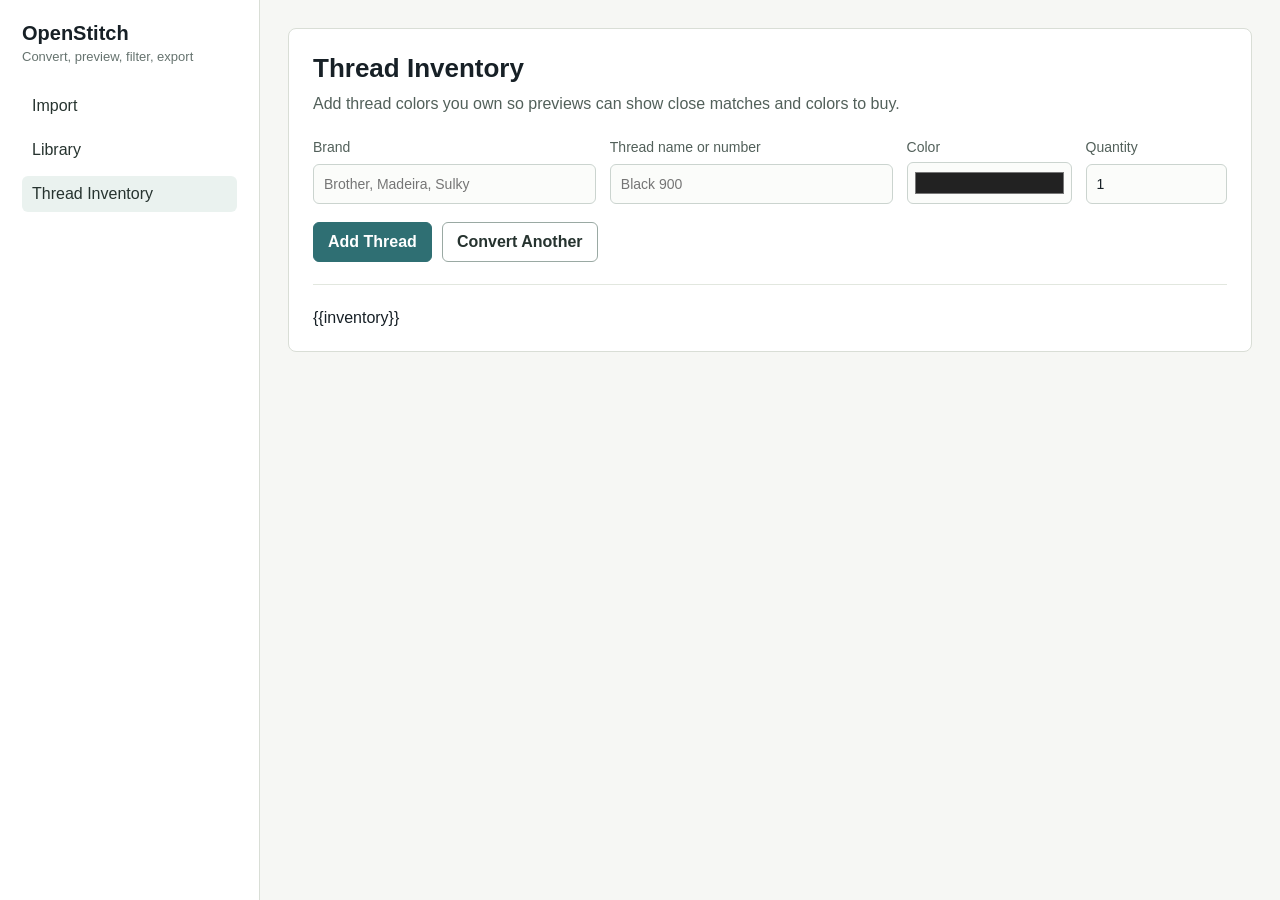
<file: templates/inventory.html>
<!doctype html>
<html lang="en">
<head>
  <meta charset="utf-8">
  <meta name="viewport" content="width=device-width, initial-scale=1">
  <title>Thread Inventory</title>
  <link rel="stylesheet" href="/static/app.css">
</head>
<body>
  <div class="app-shell">
    <div class="menu-overlay" data-menu-overlay></div>
    <aside class="sidebar">
      <div class="brand">
        <strong>OpenStitch</strong>
        <span>Convert, preview, filter, export</span>
      </div>
      <nav class="nav">
        <a href="/">Import</a>
        <a href="/library">Library</a>
        <a class="active" href="/inventory">Thread Inventory</a>
      </nav>
    </aside>
    <main class="content">
      <div class="topbar">
        <button class="menu-button" type="button" data-menu-toggle aria-label="Open menu">&#9776;</button>
        <div class="topbar-title">
          <strong>OpenStitch</strong>
          <span>Thread Inventory</span>
        </div>
      </div>
      <section class="panel wide-panel">
        <h1>Thread Inventory</h1>
        <p class="lede">Add thread colors you own so previews can show close matches and colors to buy.</p>
        <form class="upload-form inventory-form" method="post" action="/inventory/add">
          <div class="field-grid inventory-fields">
            <label>
              Brand
              <input name="brand" type="text" placeholder="Brother, Madeira, Sulky">
            </label>
            <label>
              Thread name or number
              <input name="name" type="text" placeholder="Black 900">
            </label>
            <label>
              Color
              <input name="color" type="color" value="#222222">
            </label>
            <label>
              Quantity
              <input name="quantity" type="number" min="0" step="1" value="1">
            </label>
          </div>
          <div class="button-row">
            <button type="submit">Add Thread</button>
            <a class="button secondary" href="/">Convert Another</a>
          </div>
        </form>
        <div class="inventory-list">
          {{inventory}}
        </div>
      </section>
    </main>
  </div>
  <script src="/static/app.js"></script>
</body>
</html>
</file>
<file: docs/styles.css>
:root {
  color-scheme: light;
  --ink: #13211f;
  --ink-soft: #34423f;
  --muted: #68736f;
  --paper: #f7f7f2;
  --paper-warm: #f0eee4;
  --white: #ffffff;
  --line: #d9ded7;
  --line-dark: rgba(255, 255, 255, 0.14);
  --forest: #0f3f3c;
  --forest-deep: #082d2b;
  --teal: #13756f;
  --teal-light: #7cb8a6;
  --mint: #d9eee7;
  --gold: #e8ad31;
  --orange: #df6a35;
  --shadow: 0 24px 70px rgba(20, 42, 36, 0.14);
  --radius-sm: 10px;
  --radius: 18px;
  --radius-lg: 30px;
  --content: 1420px;
}

* {
  box-sizing: border-box;
}

html {
  scroll-behavior: smooth;
}

body {
  margin: 0;
  background: var(--paper);
  color: var(--ink);
  font-family: Inter, ui-sans-serif, system-ui, -apple-system, BlinkMacSystemFont, "Segoe UI", sans-serif;
  line-height: 1.55;
  text-rendering: optimizeLegibility;
}

img {
  display: block;
  max-width: 100%;
}

a {
  color: inherit;
}

button,
a {
  -webkit-tap-highlight-color: transparent;
}

.skip-link {
  position: fixed;
  top: 8px;
  left: 8px;
  z-index: 100;
  padding: 10px 14px;
  border-radius: 6px;
  background: var(--ink);
  color: var(--white);
  transform: translateY(-150%);
}

.skip-link:focus {
  transform: none;
}

.site-header {
  position: sticky;
  top: 0;
  z-index: 30;
  display: grid;
  grid-template-columns: auto 1fr auto;
  align-items: center;
  gap: 32px;
  min-height: 74px;
  padding: 12px max(24px, calc((100vw - var(--content)) / 2));
  border-bottom: 1px solid rgba(24, 49, 43, 0.1);
  background: rgba(247, 247, 242, 0.9);
  backdrop-filter: blur(18px);
}

.brand {
  display: inline-flex;
  align-items: center;
  gap: 12px;
  font-size: 1.06rem;
  font-weight: 820;
  letter-spacing: -0.02em;
  text-decoration: none;
}

.brand-mark {
  position: relative;
  display: inline-flex;
  align-items: center;
  width: 38px;
  height: 28px;
}

.brand-mark i {
  position: absolute;
  display: block;
  width: 22px;
  height: 22px;
  border: 4px solid var(--teal);
  border-radius: 50%;
  background: transparent;
}

.brand-mark i:nth-child(1) { left: 0; }
.brand-mark i:nth-child(2) { left: 10px; border-color: var(--gold); }
.brand-mark i:nth-child(3) { left: 18px; border-color: var(--orange); }

nav {
  display: flex;
  align-items: center;
  justify-content: center;
  gap: clamp(18px, 2.7vw, 38px);
}

nav a,
.header-cta {
  font-size: 0.9rem;
  font-weight: 650;
  text-decoration: none;
}

nav a {
  color: var(--ink-soft);
}

nav a:hover,
nav a:focus-visible {
  color: var(--teal);
}

.header-cta {
  padding: 10px 15px;
  border: 1px solid var(--ink);
  border-radius: 999px;
  transition: background 160ms ease, color 160ms ease;
}

.header-cta:hover,
.header-cta:focus-visible {
  background: var(--ink);
  color: var(--white);
}

main {
  overflow: hidden;
}

.hero {
  display: grid;
  grid-template-columns: minmax(380px, 0.88fr) minmax(520px, 1.12fr);
  gap: clamp(42px, 6vw, 96px);
  align-items: center;
  max-width: var(--content);
  min-height: min(800px, calc(100vh - 74px));
  margin: 0 auto;
  padding: clamp(56px, 8vw, 116px) 24px clamp(48px, 7vw, 92px);
}

.hero-copy {
  position: relative;
  z-index: 2;
}

.eyebrow {
  display: flex;
  align-items: center;
  gap: 10px;
  margin: 0 0 18px;
  color: var(--teal);
  font-size: 0.75rem;
  font-weight: 820;
  letter-spacing: 0.13em;
  text-transform: uppercase;
}

.eyebrow > span {
  display: inline-block;
  width: 28px;
  height: 2px;
  background: currentColor;
}

.eyebrow-light {
  color: #8fd0be;
}

h1,
h2,
h3,
p {
  overflow-wrap: anywhere;
}

h1 {
  margin: 0;
  max-width: 700px;
  font-size: clamp(3.8rem, 6.5vw, 6.7rem);
  font-weight: 730;
  letter-spacing: -0.075em;
  line-height: 0.92;
}

h1 em {
  color: var(--teal);
  font-family: Georgia, "Times New Roman", serif;
  font-weight: 500;
}

h2 {
  margin: 0;
  font-size: clamp(2.5rem, 5vw, 5rem);
  font-weight: 720;
  letter-spacing: -0.06em;
  line-height: 0.98;
}

h3 {
  margin: 0;
  font-size: 1.2rem;
  letter-spacing: -0.025em;
}

.hero-lede {
  max-width: 630px;
  margin: 30px 0 0;
  color: var(--ink-soft);
  font-size: clamp(1.08rem, 1.5vw, 1.3rem);
}

.hero-actions {
  display: flex;
  flex-wrap: wrap;
  gap: 12px;
  margin-top: 34px;
}

.button {
  display: inline-flex;
  align-items: center;
  justify-content: center;
  gap: 10px;
  min-height: 52px;
  padding: 12px 22px;
  border: 1px solid transparent;
  border-radius: 999px;
  font-size: 0.94rem;
  font-weight: 780;
  text-decoration: none;
  transition: transform 160ms ease, background 160ms ease, color 160ms ease;
}

.button:hover,
.button:focus-visible {
  transform: translateY(-2px);
}

.button-primary {
  background: var(--forest);
  color: var(--white);
  box-shadow: 0 13px 32px rgba(15, 63, 60, 0.25);
}

.button-primary:hover,
.button-primary:focus-visible {
  background: var(--teal);
}

.button-quiet {
  border-color: var(--line);
  background: rgba(255, 255, 255, 0.64);
}

.button-light {
  background: var(--white);
  color: var(--forest-deep);
}

.hero-meta {
  display: flex;
  flex-wrap: wrap;
  gap: 12px 22px;
  margin-top: 30px;
  color: var(--muted);
  font-size: 0.84rem;
}

.hero-meta span {
  display: inline-flex;
  align-items: center;
  gap: 7px;
}

.hero-meta b {
  display: inline-grid;
  width: 18px;
  height: 18px;
  place-items: center;
  border-radius: 50%;
  background: var(--mint);
  color: var(--teal);
  font-size: 0.7rem;
}

.hero-media {
  position: relative;
}

.hero-media::before {
  position: absolute;
  inset: -18px 12% 16px -20px;
  z-index: -1;
  border-radius: 48% 52% 54% 46% / 46% 42% 58% 54%;
  background: var(--mint);
  content: "";
  transform: rotate(-3deg);
}

.hero-media img {
  width: 100%;
  aspect-ratio: 3 / 2;
  border-radius: 46% 54% 44% 56% / 48% 42% 58% 52%;
  object-fit: cover;
  box-shadow: var(--shadow);
}

.hero-float {
  position: absolute;
  display: flex;
  align-items: center;
  gap: 11px;
  max-width: 240px;
  padding: 12px 15px;
  border: 1px solid rgba(255, 255, 255, 0.75);
  border-radius: 14px;
  background: rgba(255, 255, 255, 0.88);
  box-shadow: 0 18px 45px rgba(22, 44, 38, 0.2);
  color: var(--ink-soft);
  font-size: 0.76rem;
  line-height: 1.25;
  backdrop-filter: blur(14px);
}

.hero-float b {
  display: block;
  color: var(--ink);
  font-size: 0.82rem;
}

.hero-float-top {
  top: 9%;
  right: -3%;
}

.hero-float-bottom {
  right: 8%;
  bottom: 2%;
}

.float-icon {
  display: grid;
  flex: 0 0 34px;
  width: 34px;
  height: 34px;
  place-items: center;
  border-radius: 10px;
  background: var(--mint);
  color: var(--teal);
  font-size: 1.5rem;
}

.thread-dots {
  display: grid;
  grid-template-columns: repeat(2, 14px);
  gap: 2px;
}

.thread-dots i {
  width: 14px;
  height: 14px;
  border-radius: 50%;
  background: var(--teal);
}

.thread-dots i:nth-child(2) { background: var(--teal-light); }
.thread-dots i:nth-child(3) { background: var(--gold); }
.thread-dots i:nth-child(4) { background: var(--orange); }

.format-rail {
  display: flex;
  align-items: center;
  justify-content: center;
  gap: clamp(18px, 4vw, 64px);
  min-height: 100px;
  padding: 20px 24px;
  background: var(--forest);
  color: rgba(255, 255, 255, 0.74);
}

.format-rail p {
  margin: 0;
  font-size: 0.78rem;
  font-weight: 730;
  letter-spacing: 0.1em;
  text-transform: uppercase;
}

.formats {
  display: flex;
  gap: clamp(14px, 2.8vw, 38px);
}

.formats span,
.format-rail strong {
  color: var(--white);
  font-size: clamp(0.96rem, 1.4vw, 1.14rem);
  font-weight: 790;
}

.rail-arrow {
  color: var(--gold);
  font-size: 1.6rem;
}

.section {
  padding: clamp(76px, 10vw, 150px) max(24px, calc((100vw - var(--content)) / 2));
}

.section-intro {
  margin-bottom: clamp(42px, 6vw, 72px);
}

.split-intro {
  display: grid;
  grid-template-columns: minmax(0, 1.3fr) minmax(320px, 0.7fr);
  gap: clamp(34px, 7vw, 120px);
  align-items: end;
}

.split-intro h2 {
  max-width: 950px;
}

.split-intro > p {
  max-width: 580px;
  margin: 0 0 6px;
  color: var(--muted);
  font-size: 1.06rem;
}

.product {
  background:
    radial-gradient(circle at 12% 18%, rgba(217, 238, 231, 0.7), transparent 24%),
    var(--paper);
}

.media-frame {
  overflow: hidden;
  margin: 0;
  border: 1px solid #cbd3cc;
  border-radius: var(--radius-lg);
  background: #202322;
  box-shadow: var(--shadow);
}

.window-chrome {
  display: flex;
  align-items: center;
  gap: 7px;
  min-height: 44px;
  padding: 10px 18px;
  border-bottom: 1px solid #353837;
  background: #1b1d1c;
}

.window-chrome i {
  display: block;
  width: 9px;
  height: 9px;
  border-radius: 50%;
  background: #676c69;
}

.window-chrome i:first-child { background: var(--orange); }
.window-chrome i:nth-child(2) { background: var(--gold); }
.window-chrome i:nth-child(3) { background: var(--teal-light); }

.window-chrome span {
  margin-left: 7px;
  color: #a6adaa;
  font-size: 0.72rem;
}

.workspace-shot img {
  width: 100%;
  aspect-ratio: 1370 / 852;
  object-fit: cover;
}

.workspace-shot figcaption {
  display: grid;
  grid-template-columns: repeat(4, 1fr);
  border-top: 1px solid #343837;
}

.workspace-shot figcaption span {
  padding: 18px 24px;
  border-right: 1px solid #343837;
  color: #aeb7b3;
  font-size: 0.76rem;
}

.workspace-shot figcaption span:last-child {
  border-right: 0;
}

.workspace-shot figcaption b {
  display: block;
  margin-bottom: 2px;
  color: var(--white);
  font-size: 1.05rem;
}

.capability-grid {
  display: grid;
  grid-template-columns: repeat(4, 1fr);
  gap: 1px;
  margin-top: 48px;
  border: 1px solid var(--line);
  border-radius: var(--radius);
  overflow: hidden;
  background: var(--line);
}

.capability-grid article {
  min-height: 250px;
  padding: 28px;
  background: rgba(255, 255, 255, 0.75);
}

.cap-number,
.addon-index {
  display: inline-block;
  margin-bottom: 46px;
  color: var(--teal);
  font-family: Georgia, "Times New Roman", serif;
  font-size: 0.9rem;
  font-style: italic;
}

.capability-grid p {
  margin: 12px 0 0;
  color: var(--muted);
  font-size: 0.92rem;
}

.addons {
  position: relative;
  overflow: hidden;
  background: var(--forest-deep);
  color: var(--white);
}

.addon-orbit {
  position: absolute;
  width: 520px;
  height: 520px;
  border: 1px solid rgba(255, 255, 255, 0.07);
  border-radius: 50%;
  pointer-events: none;
}

.addon-orbit::after {
  position: absolute;
  inset: 14%;
  border: inherit;
  border-radius: inherit;
  content: "";
}

.addon-orbit-one { top: -260px; right: -160px; }
.addon-orbit-two { bottom: -330px; left: -130px; }

.addon-intro {
  position: relative;
  z-index: 1;
  display: grid;
  grid-template-columns: 0.75fr 1fr;
  gap: 20px 80px;
  max-width: 1040px;
}

.addon-intro .eyebrow {
  grid-column: 1 / -1;
}

.addon-intro h2 {
  max-width: 520px;
}

.addon-intro > p:last-child {
  align-self: end;
  max-width: 580px;
  margin: 0 0 8px;
  color: rgba(255, 255, 255, 0.62);
  font-size: 1.06rem;
}

.addon-grid {
  position: relative;
  z-index: 1;
  display: grid;
  gap: 26px;
}

.addon-card {
  display: grid;
  grid-template-columns: minmax(340px, 0.78fr) minmax(500px, 1.22fr);
  gap: clamp(38px, 6vw, 88px);
  align-items: center;
  padding: clamp(28px, 4.5vw, 68px);
  border: 1px solid var(--line-dark);
  border-radius: var(--radius-lg);
  background: rgba(255, 255, 255, 0.05);
  box-shadow: inset 0 1px rgba(255, 255, 255, 0.03);
}

.addon-card-reverse .addon-card-copy {
  grid-column: 2;
}

.addon-card-reverse .addon-figure {
  grid-column: 1;
  grid-row: 1;
}

.addon-title-row {
  display: flex;
  align-items: flex-start;
  justify-content: space-between;
  gap: 20px;
}

.addon-index {
  margin-bottom: 36px;
  color: #8fd0be;
}

.pill {
  display: inline-flex;
  padding: 6px 10px;
  border: 1px solid rgba(255, 255, 255, 0.18);
  border-radius: 999px;
  color: #d7e8e2;
  font-size: 0.68rem;
  font-weight: 780;
  letter-spacing: 0.08em;
  text-transform: uppercase;
}

.addon-card h3 {
  font-size: clamp(2.25rem, 4vw, 4.2rem);
  font-weight: 680;
  letter-spacing: -0.06em;
}

.addon-card-copy > p {
  margin: 20px 0 0;
  color: rgba(255, 255, 255, 0.65);
  font-size: 1rem;
}

.feature-list {
  display: grid;
  gap: 10px;
  margin: 30px 0 0;
  padding: 0;
  list-style: none;
}

.feature-list li {
  display: flex;
  align-items: flex-start;
  gap: 10px;
  color: #dce9e5;
  font-size: 0.88rem;
}

.feature-list li::before {
  flex: 0 0 6px;
  width: 6px;
  height: 6px;
  margin-top: 0.55em;
  border-radius: 50%;
  background: var(--gold);
  content: "";
}

.addon-figure {
  overflow: hidden;
  margin: 0;
  border: 1px solid rgba(255, 255, 255, 0.16);
  border-radius: 18px;
  background: #1c1f1e;
  box-shadow: 0 30px 80px rgba(0, 0, 0, 0.33);
}

.addon-figure img {
  width: 100%;
  aspect-ratio: 1182 / 802;
  object-fit: cover;
}

.addon-figure figcaption {
  padding: 12px 16px;
  border-top: 1px solid rgba(255, 255, 255, 0.12);
  color: rgba(255, 255, 255, 0.53);
  font-size: 0.76rem;
}

.addon-note {
  position: relative;
  z-index: 1;
  display: flex;
  align-items: center;
  justify-content: space-between;
  gap: 28px;
  margin-top: 34px;
  padding: 22px 0 0;
  border-top: 1px solid var(--line-dark);
}

.addon-note > div {
  display: flex;
  align-items: flex-start;
  gap: 12px;
}

.addon-note p {
  max-width: 880px;
  margin: 0;
  color: rgba(255, 255, 255, 0.58);
  font-size: 0.86rem;
}

.addon-note p b {
  color: var(--white);
}

.addon-note p em {
  color: #cde7df;
}

.addon-note > a {
  flex: 0 0 auto;
  color: var(--white);
  font-size: 0.84rem;
  font-weight: 760;
  text-decoration: none;
}

.status-dot {
  flex: 0 0 10px;
  width: 10px;
  height: 10px;
  margin-top: 5px;
  border-radius: 50%;
  background: var(--gold);
  box-shadow: 0 0 0 5px rgba(232, 173, 49, 0.12);
}

.examples {
  background: var(--paper-warm);
}

.example-grid {
  display: grid;
  grid-template-columns: 1.15fr 0.925fr 0.925fr;
  gap: 20px;
}

.example-card {
  overflow: hidden;
  border: 1px solid #d5d3c7;
  border-radius: var(--radius);
  background: rgba(255, 255, 255, 0.6);
}

.example-image {
  display: block;
  overflow: hidden;
  background: #eef1ed;
}

.example-image img {
  width: 100%;
  aspect-ratio: 1.35 / 1;
  object-fit: cover;
  transition: transform 280ms ease;
}

.example-card:hover .example-image img {
  transform: scale(1.025);
}

.example-card > div {
  padding: 22px;
}

.example-card > div > span {
  color: var(--teal);
  font-size: 0.68rem;
  font-weight: 800;
  letter-spacing: 0.09em;
  text-transform: uppercase;
}

.example-card h3 {
  margin-top: 7px;
}

.example-card p {
  margin: 8px 0 0;
  color: var(--muted);
  font-size: 0.9rem;
}

.source-note {
  margin: 22px 0 0;
  color: var(--muted);
  font-size: 0.78rem;
}

.source-note a {
  color: var(--teal);
  font-weight: 700;
  text-decoration: none;
}

.about {
  position: relative;
  display: grid;
  grid-template-columns: minmax(320px, 0.68fr) minmax(560px, 1.32fr);
  gap: clamp(52px, 9vw, 150px);
  align-items: start;
  background:
    radial-gradient(circle at 88% 18%, rgba(217, 238, 231, 0.78), transparent 26%),
    #fbfbf7;
}

.about::before {
  position: absolute;
  right: -120px;
  bottom: -220px;
  width: 460px;
  height: 460px;
  border: 1px solid rgba(19, 117, 111, 0.08);
  border-radius: 50%;
  content: "";
  pointer-events: none;
}

.about-intro {
  position: sticky;
  top: 112px;
}

.about-intro h2 {
  max-width: 590px;
  font-size: clamp(2.8rem, 5vw, 5rem);
}

.about-mark {
  position: relative;
  width: 132px;
  height: 82px;
  margin-top: 48px;
}

.about-mark::after {
  position: absolute;
  top: 59px;
  left: 88px;
  width: 82px;
  height: 34px;
  border-top: 2px solid var(--teal);
  border-radius: 50%;
  content: "";
  transform: rotate(18deg);
}

.about-mark i {
  position: absolute;
  top: 0;
  display: block;
  width: 70px;
  height: 70px;
  border: 8px solid var(--teal);
  border-radius: 50%;
}

.about-mark i:nth-child(1) { left: 0; }
.about-mark i:nth-child(2) { left: 31px; border-color: var(--gold); }
.about-mark i:nth-child(3) { left: 62px; border-color: var(--orange); }

.about-note {
  position: relative;
  z-index: 1;
  padding: clamp(40px, 6vw, 78px);
  border: 1px solid var(--line);
  border-radius: var(--radius-lg);
  background: rgba(255, 255, 255, 0.88);
  box-shadow: 0 28px 90px rgba(24, 55, 47, 0.11);
}

.about-note::before {
  position: absolute;
  top: 20px;
  right: 34px;
  color: var(--mint);
  content: "“";
  font-family: Georgia, "Times New Roman", serif;
  font-size: clamp(7rem, 12vw, 12rem);
  line-height: 1;
  pointer-events: none;
}

.about-kicker {
  position: relative;
  z-index: 1;
  display: inline-block;
  margin-bottom: 34px;
  color: var(--teal);
  font-size: 0.72rem;
  font-weight: 800;
  letter-spacing: 0.11em;
  text-transform: uppercase;
}

.about-note p {
  position: relative;
  z-index: 1;
  max-width: 790px;
  margin: 0;
  color: var(--ink-soft);
  font-family: Georgia, "Times New Roman", serif;
  font-size: clamp(1.25rem, 2vw, 1.7rem);
  line-height: 1.62;
}

.about-note p + p {
  margin-top: 26px;
}

.about-note .about-dedication {
  margin-top: 38px;
  padding-top: 30px;
  border-top: 1px solid var(--line);
  color: var(--forest);
  font-size: clamp(1.15rem, 1.7vw, 1.4rem);
  font-style: italic;
}

.workflow {
  display: grid;
  grid-template-columns: minmax(320px, 0.72fr) minmax(580px, 1.28fr);
  gap: clamp(50px, 8vw, 130px);
  align-items: start;
  background: var(--paper);
}

.workflow-copy {
  position: sticky;
  top: 112px;
}

.workflow-copy h2 {
  font-size: clamp(2.7rem, 4.7vw, 4.6rem);
}

.workflow-copy > p:last-child {
  max-width: 500px;
  margin: 24px 0 0;
  color: var(--muted);
}

.steps {
  margin: 0;
  padding: 0;
  list-style: none;
}

.steps li {
  display: grid;
  grid-template-columns: 70px 1fr;
  gap: 24px;
  padding: 31px 0;
  border-top: 1px solid var(--line);
}

.steps li:last-child {
  border-bottom: 1px solid var(--line);
}

.steps > li > span {
  color: var(--teal);
  font-family: Georgia, "Times New Roman", serif;
  font-style: italic;
}

.steps h3 {
  font-size: 1.32rem;
}

.steps p {
  max-width: 580px;
  margin: 8px 0 0;
  color: var(--muted);
}

.install {
  display: grid;
  grid-template-columns: minmax(340px, 0.82fr) minmax(500px, 1.18fr);
  gap: clamp(50px, 8vw, 120px);
  align-items: center;
  background: var(--teal);
  color: var(--white);
}

.install-copy h2 {
  max-width: 680px;
}

.install-copy > p {
  max-width: 600px;
  margin: 25px 0 0;
  color: rgba(255, 255, 255, 0.74);
}

.install-copy .button {
  margin-top: 30px;
}

.install-panel {
  overflow: hidden;
  border: 1px solid rgba(255, 255, 255, 0.16);
  border-radius: var(--radius);
  background: #102b29;
  box-shadow: 0 30px 80px rgba(6, 37, 34, 0.3);
}

.code-tabs {
  display: flex;
  gap: 8px;
  padding: 12px 14px;
  border-bottom: 1px solid rgba(255, 255, 255, 0.1);
}

.code-tabs span {
  padding: 6px 10px;
  border-radius: 6px;
  color: rgba(255, 255, 255, 0.45);
  font-size: 0.72rem;
}

.code-tabs .active {
  background: rgba(255, 255, 255, 0.09);
  color: var(--white);
}

pre {
  overflow-x: auto;
  margin: 0;
  padding: clamp(28px, 4vw, 48px);
  color: #e9f4f1;
  font-size: clamp(0.82rem, 1.15vw, 1rem);
  line-height: 1.9;
}

code {
  font-family: "Cascadia Code", "SFMono-Regular", Consolas, monospace;
}

.code-comment {
  color: #6fa194;
}

.install-links {
  display: flex;
  justify-content: space-between;
  gap: 20px;
  padding: 14px 20px;
  border-top: 1px solid rgba(255, 255, 255, 0.1);
}

.install-links a {
  color: #a8d8cb;
  font-size: 0.76rem;
  font-weight: 690;
  text-decoration: none;
}

footer {
  display: grid;
  grid-template-columns: 1fr 1.2fr auto;
  align-items: center;
  gap: 36px;
  padding: 34px max(24px, calc((100vw - var(--content)) / 2));
  border-top: 1px solid var(--line);
  background: var(--paper);
}

.footer-brand {
  display: flex;
  align-items: center;
  gap: 12px;
}

.footer-brand div span {
  display: block;
  color: var(--muted);
  font-size: 0.75rem;
}

footer > p {
  margin: 0;
  color: var(--muted);
  font-size: 0.75rem;
  text-align: center;
}

.footer-links {
  display: flex;
  gap: 18px;
}

.footer-links a {
  color: var(--ink-soft);
  font-size: 0.78rem;
  font-weight: 690;
  text-decoration: none;
}

@media (max-width: 1120px) {
  .hero {
    grid-template-columns: 1fr;
    max-width: 920px;
  }

  .hero-copy {
    max-width: 760px;
  }

  .hero-media {
    width: min(100%, 820px);
    margin-left: auto;
  }

  .capability-grid {
    grid-template-columns: repeat(2, 1fr);
  }

  .addon-card,
  .addon-card-reverse {
    grid-template-columns: 1fr;
  }

  .addon-card-reverse .addon-card-copy,
  .addon-card-reverse .addon-figure {
    grid-column: auto;
    grid-row: auto;
  }

  .addon-figure {
    width: 100%;
  }

  .workflow,
  .install,
  .about {
    grid-template-columns: 1fr;
  }

  .workflow-copy,
  .about-intro {
    position: static;
  }

  .workflow-copy > p:last-child {
    max-width: 700px;
  }
}

@media (max-width: 840px) {
  .site-header {
    grid-template-columns: 1fr auto;
  }

  nav {
    display: none;
  }

  .hero {
    grid-template-columns: minmax(0, 1fr);
    min-height: auto;
  }

  .split-intro,
  .addon-intro {
    grid-template-columns: 1fr;
  }

  .addon-intro .eyebrow {
    grid-column: auto;
  }

  .workspace-shot figcaption {
    grid-template-columns: repeat(2, 1fr);
  }

  .workspace-shot figcaption span:nth-child(2) {
    border-right: 0;
  }

  .workspace-shot figcaption span:nth-child(-n+2) {
    border-bottom: 1px solid #343837;
  }

  .format-rail {
    flex-wrap: wrap;
  }

  .format-rail p,
  .rail-arrow {
    display: none;
  }

  .example-grid {
    grid-template-columns: 1fr 1fr;
  }

  .example-card-wide {
    grid-column: 1 / -1;
  }

  footer {
    grid-template-columns: 1fr;
  }

  footer > p {
    text-align: left;
  }
}

@media (max-width: 620px) {
  .site-header {
    min-height: 64px;
    padding-inline: 18px;
  }

  .header-cta {
    padding: 8px 12px;
    font-size: 0.78rem;
  }

  .brand {
    font-size: 0.95rem;
  }

  .brand-mark {
    transform: scale(0.88);
    transform-origin: left center;
  }

  .hero {
    padding: 46px 18px 56px;
  }

  h1 {
    font-size: clamp(3.4rem, 16vw, 4.9rem);
  }

  .hero-actions .button {
    width: 100%;
  }

  .hero-float {
    display: none;
  }

  .format-rail {
    justify-content: flex-start;
    min-height: 78px;
    padding-inline: 18px;
  }

  .formats {
    flex: 1;
    justify-content: space-between;
    gap: 8px;
  }

  .formats span,
  .format-rail strong {
    font-size: 0.82rem;
  }

  .section {
    padding: 72px 18px;
  }

  .capability-grid,
  .example-grid {
    grid-template-columns: 1fr;
  }

  .example-card-wide {
    grid-column: auto;
  }

  .workspace-shot {
    overflow-x: auto;
  }

  .workspace-shot img {
    width: 940px;
    max-width: none;
  }

  .workspace-shot figcaption {
    width: 940px;
  }

  .addon-card {
    gap: 34px;
    padding: 22px;
  }

  .addon-card h3 {
    font-size: 2.55rem;
  }

  .addon-note {
    align-items: flex-start;
    flex-direction: column;
  }

  .about-note {
    padding: 34px 24px;
  }

  .about-note::before {
    top: 16px;
    right: 20px;
    font-size: 7rem;
  }

  .about-note p {
    font-size: 1.16rem;
  }

  .steps li {
    grid-template-columns: 42px 1fr;
    gap: 16px;
  }

  .install-links,
  .footer-links {
    flex-wrap: wrap;
  }
}

@media (prefers-reduced-motion: reduce) {
  html {
    scroll-behavior: auto;
  }

  *,
  *::before,
  *::after {
    transition-duration: 0.01ms !important;
  }
}
</file>
<file: static/app.css>
:root {
  font-family: Inter, Segoe UI, Arial, sans-serif;
  color: #172026;
  background: #f6f7f4;
}

* {
  box-sizing: border-box;
}

body {
  margin: 0;
  min-height: 100vh;
}

a {
  color: #2f6f73;
}

.app-shell {
  min-height: 100vh;
  display: grid;
  grid-template-columns: 260px 1fr;
}

.topbar {
  display: none;
  align-items: center;
  justify-content: space-between;
  gap: 14px;
  margin-bottom: 18px;
}

.menu-button {
  min-width: 42px;
  min-height: 38px;
  padding: 0;
  border-color: #9aa9a3;
  background: #ffffff;
  color: #26332f;
  font-size: 22px;
  line-height: 1;
}

.topbar-title {
  display: grid;
  gap: 2px;
  min-width: 0;
}

.topbar-title strong {
  font-size: 16px;
}

.topbar-title span {
  color: #66736f;
  font-size: 12px;
}

.menu-overlay {
  display: none;
}

.sidebar {
  background: #ffffff;
  border-right: 1px solid #d9ded6;
  padding: 22px;
}

.brand {
  display: grid;
  gap: 4px;
  margin-bottom: 24px;
}

.brand strong {
  font-size: 20px;
}

.brand span {
  color: #66736f;
  font-size: 13px;
}

.nav {
  display: grid;
  gap: 8px;
}

.nav a {
  min-height: 36px;
  display: flex;
  align-items: center;
  padding: 0 10px;
  border-radius: 6px;
  color: #26332f;
  text-decoration: none;
}

.nav a:hover,
.nav a.active {
  background: #eaf2ef;
}

.content {
  padding: 28px;
}

.panel {
  max-width: 920px;
  background: #ffffff;
  border: 1px solid #d9ded6;
  border-radius: 8px;
  padding: 24px;
}

.wide-panel {
  max-width: 1280px;
}

h1 {
  margin: 0 0 8px;
  font-size: 26px;
  line-height: 1.2;
}

.lede {
  margin: 0 0 24px;
  color: #52605a;
  line-height: 1.45;
}

.upload-form {
  display: grid;
  gap: 18px;
}

.form-section {
  display: grid;
  gap: 12px;
  padding: 14px;
  border: 1px solid #e2e7df;
  border-radius: 8px;
  background: #fbfcfa;
}

.form-section h2 {
  margin: 0;
  color: #52605a;
  font-size: 13px;
  text-transform: uppercase;
  letter-spacing: 0;
}

.field-grid {
  display: grid;
  grid-template-columns: repeat(3, minmax(0, 1fr));
  gap: 14px;
}

label {
  display: grid;
  gap: 7px;
  color: #52605a;
  font-size: 14px;
}

.checkbox-label {
  display: flex;
  align-items: center;
  gap: 9px;
  color: #26332f;
}

.checkbox-label input {
  width: 18px;
  height: 18px;
  accent-color: #2f6f73;
}

input,
button,
select {
  font: inherit;
}

input[type="file"],
input[type="number"],
input[type="text"],
input[type="color"] {
  width: 100%;
  border: 1px solid #cbd4cf;
  border-radius: 6px;
  padding: 10px;
  background: #fbfcfa;
  color: #172026;
}

input[type="color"] {
  min-height: 42px;
  padding: 5px;
}

.hint {
  margin: 0;
  color: #66736f;
  font-size: 13px;
  line-height: 1.4;
}

.button-row {
  display: flex;
  gap: 10px;
  flex-wrap: wrap;
}

.button,
button {
  min-height: 40px;
  display: inline-flex;
  align-items: center;
  justify-content: center;
  padding: 0 14px;
  border: 1px solid #2f6f73;
  border-radius: 6px;
  background: #2f6f73;
  color: #ffffff;
  font-weight: 700;
  text-decoration: none;
  cursor: pointer;
}

.button.secondary {
  background: #ffffff;
  color: #26332f;
  border-color: #9aa9a3;
}

.button:hover,
button:hover {
  background: #275f62;
}

.button.secondary:hover {
  background: #eef4f1;
}

.button.danger,
button.danger {
  border-color: #b86b63;
  background: #ffffff;
  color: #8a322b;
}

.button.danger:hover,
button.danger:hover {
  background: #fff0ef;
}

.swatch {
  width: 16px;
  height: 16px;
  display: inline-block;
  flex: 0 0 auto;
  border: 1px solid rgba(23, 32, 38, 0.22);
  border-radius: 999px;
}

.library {
  display: grid;
  gap: 8px;
}

.library-layout {
  display: grid;
  grid-template-columns: minmax(240px, 360px) minmax(0, 1fr);
  gap: 18px;
  align-items: start;
}

.library-list {
  min-width: 0;
  max-height: min(72vh, 720px);
  overflow: auto;
  padding-right: 4px;
}

.preview-panel {
  position: sticky;
  top: 18px;
  display: grid;
  gap: 10px;
  min-width: 0;
}

.preview-panel header {
  display: flex;
  align-items: center;
  justify-content: space-between;
  gap: 12px;
}

.preview-panel h2 {
  margin: 0;
  font-size: 16px;
  overflow: hidden;
  text-overflow: ellipsis;
  white-space: nowrap;
}

.preview-frame {
  width: 100%;
  height: min(42vh, 420px);
  border: 1px solid #d9ded6;
  border-radius: 8px;
  background: #ffffff;
}

.library-row {
  display: grid;
  grid-template-columns: minmax(0, 1fr);
  gap: 8px;
  align-items: center;
  padding: 10px;
  border: 1px solid #e2e7df;
  border-radius: 8px;
  background: #fbfcfa;
}

.library-row.active,
.library-row:has(.preview-button.active) {
  border-color: #2f6f73;
  background: #eef7f4;
}

.library-actions {
  display: grid;
  grid-template-columns: repeat(4, minmax(0, 1fr));
  gap: 6px;
}

.library-actions form {
  min-width: 0;
}

.library-actions .button,
.library-actions button {
  width: 100%;
}

.preview-button.active {
  background: #2f6f73;
  color: #ffffff;
  border-color: #2f6f73;
}

.compact-action {
  min-height: 34px;
  padding: 0 8px;
  font-size: 13px;
  white-space: nowrap;
}

.file-name {
  display: grid;
  gap: 2px;
  min-width: 0;
}

.file-name strong {
  max-width: 100%;
  overflow: hidden;
  text-overflow: ellipsis;
  white-space: nowrap;
  font-size: 14px;
}

.file-name span {
  color: #66736f;
  font-size: 12px;
  overflow: hidden;
  text-overflow: ellipsis;
  white-space: nowrap;
}

.empty {
  padding: 24px;
  border: 1px dashed #bdc9c2;
  border-radius: 8px;
  color: #52605a;
  background: #fbfcfa;
}

.inventory-form {
  margin-bottom: 24px;
  padding-bottom: 22px;
  border-bottom: 1px solid #e2e7df;
}

.inventory-fields {
  grid-template-columns: 1.2fr 1.2fr 0.7fr 0.6fr;
}

.inventory-list,
.inventory-grid {
  display: grid;
  gap: 10px;
}

.inventory-row {
  display: grid;
  grid-template-columns: minmax(0, 1fr) auto;
  gap: 12px;
  align-items: center;
  padding: 12px;
  border: 1px solid #e2e7df;
  border-radius: 8px;
  background: #fbfcfa;
}

.inventory-thread {
  display: flex;
  align-items: center;
  gap: 10px;
  min-width: 0;
}

.inventory-thread > div {
  display: grid;
  gap: 2px;
  min-width: 0;
}

.inventory-thread strong,
.inventory-thread span {
  overflow: hidden;
  text-overflow: ellipsis;
  white-space: nowrap;
}

.inventory-thread span {
  color: #66736f;
  font-size: 12px;
}

.error {
  max-width: 780px;
  background: #fff6f4;
  border: 1px solid #e5b7ad;
  color: #6d2b1f;
  border-radius: 8px;
  padding: 18px;
}

@media (max-width: 840px) {
  .app-shell {
    grid-template-columns: 1fr;
  }

  .topbar {
    display: flex;
  }

  .sidebar {
    position: fixed;
    z-index: 20;
    inset: 0 auto 0 0;
    width: min(300px, 82vw);
    border-right: 1px solid #d9ded6;
    border-bottom: 0;
    transform: translateX(-100%);
    transition: transform 160ms ease;
    box-shadow: 10px 0 24px rgba(23, 32, 38, 0.14);
  }

  body.nav-open .sidebar {
    transform: translateX(0);
  }

  .menu-overlay {
    position: fixed;
    z-index: 10;
    inset: 0;
    display: none;
    background: rgba(23, 32, 38, 0.28);
  }

  body.nav-open .menu-overlay {
    display: block;
  }

  .content {
    padding: 18px;
  }

  .field-grid,
  .inventory-fields,
  .library-row {
    grid-template-columns: 1fr;
  }

  .library-layout {
    grid-template-columns: 1fr;
  }

  .library-list {
    max-height: none;
    overflow: visible;
    padding-right: 0;
  }

  .preview-panel {
    position: static;
  }

  .preview-frame {
    height: 56vh;
  }

  .library-actions {
    justify-content: stretch;
  }

  .library-actions .button,
  .library-actions button {
    width: 100%;
  }

  .inventory-row {
    grid-template-columns: 1fr;
  }
}
</file>
